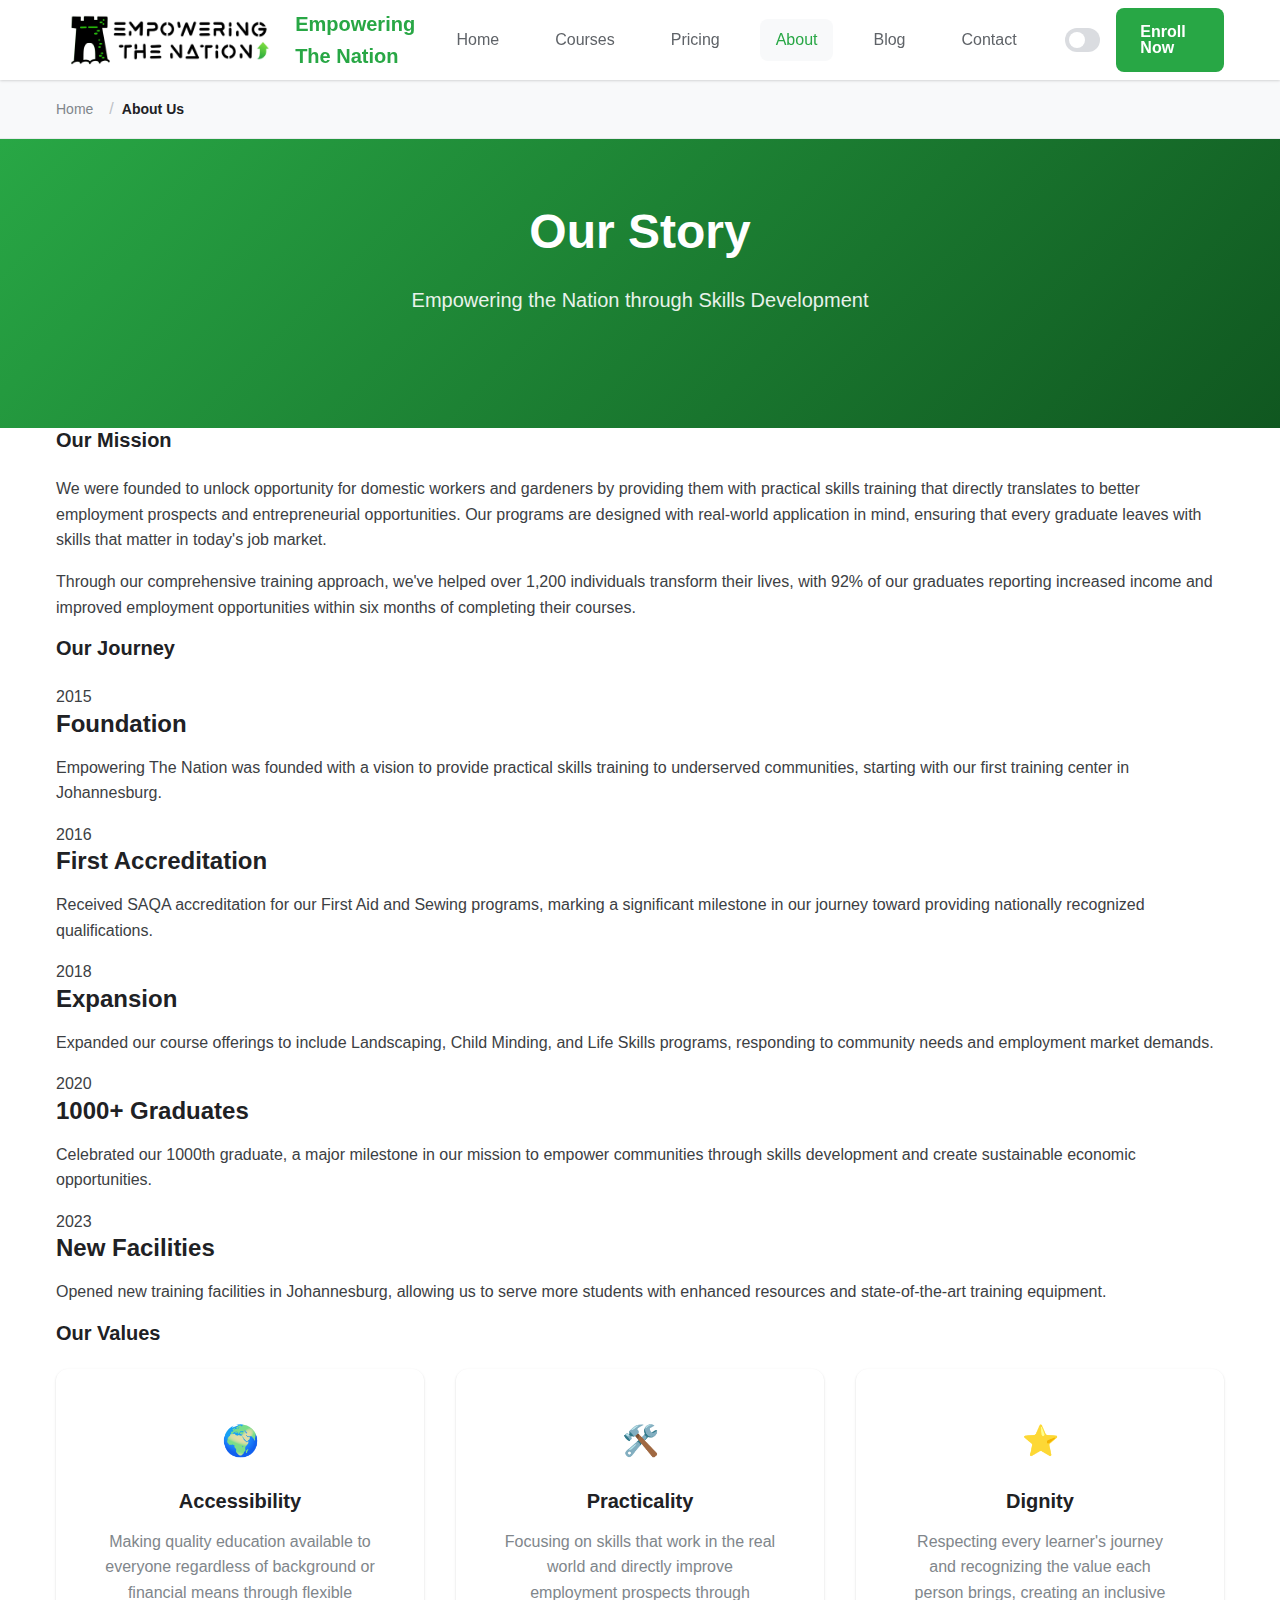
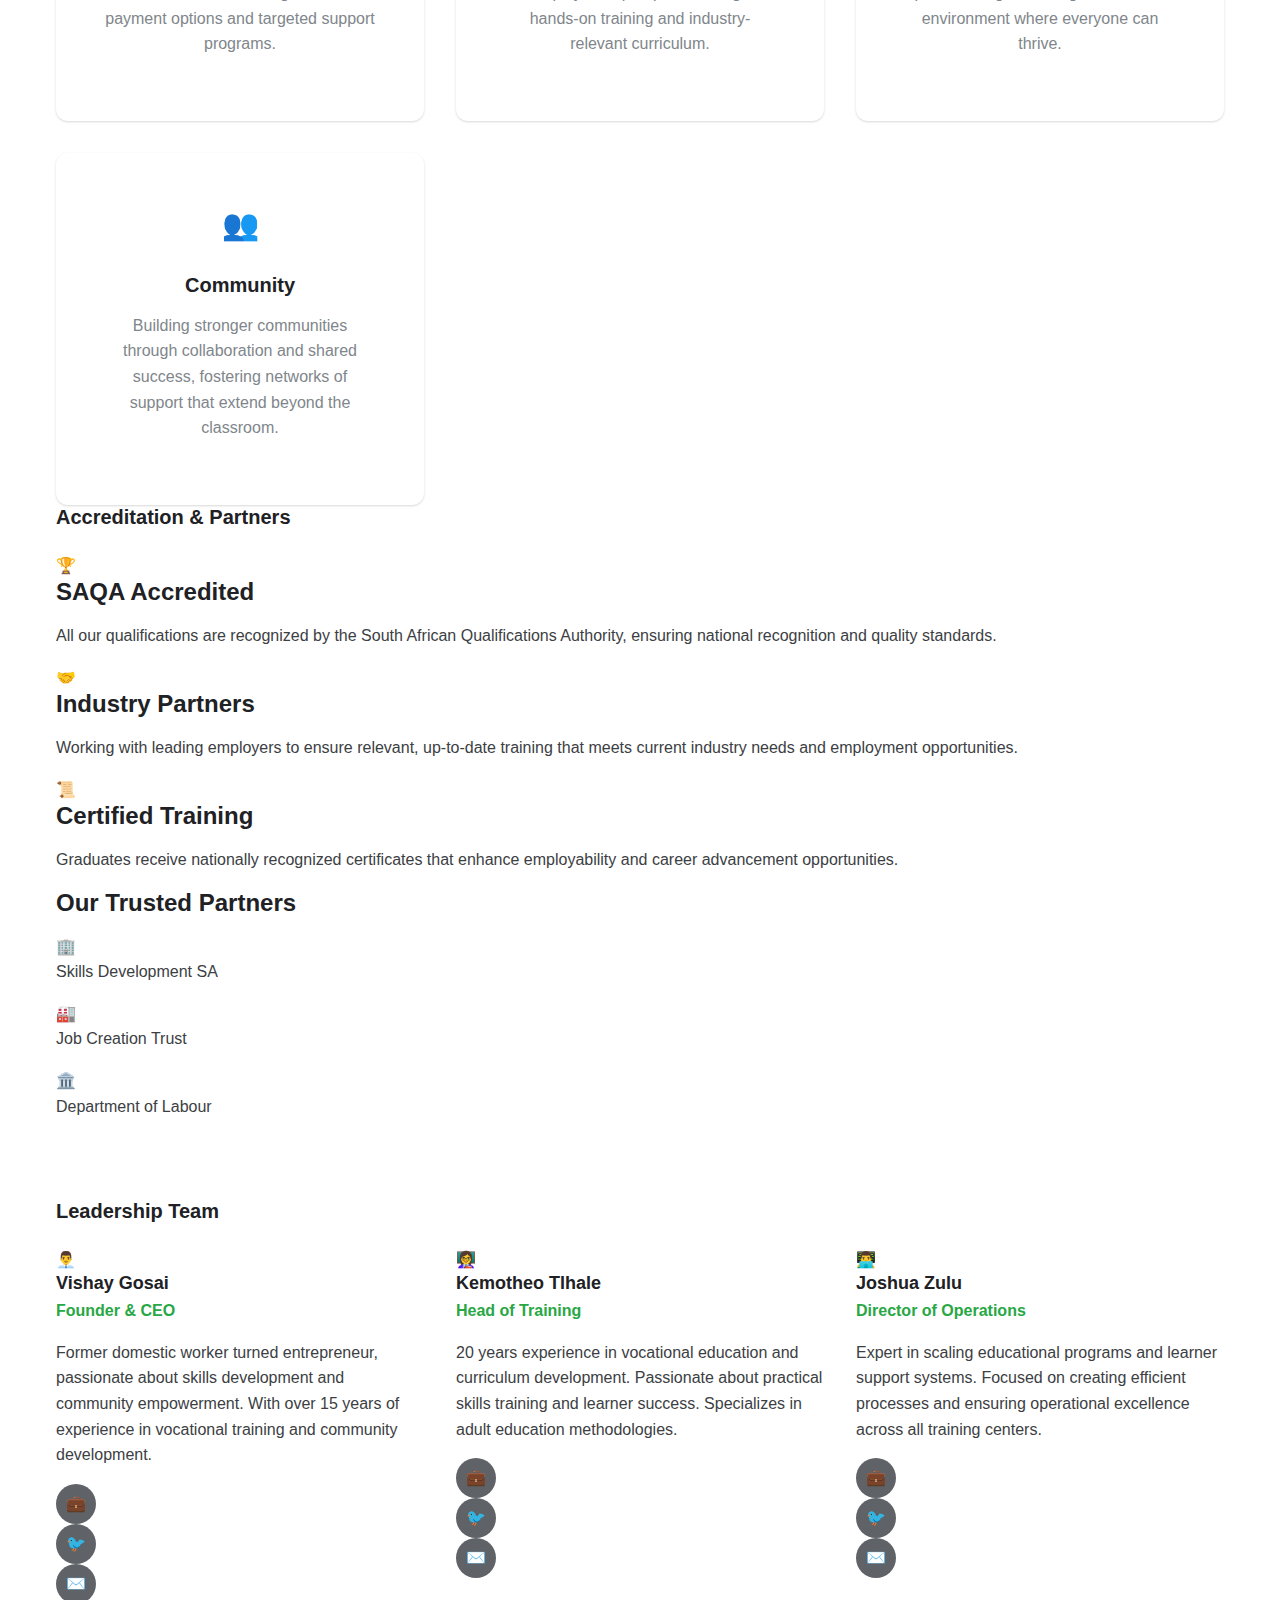
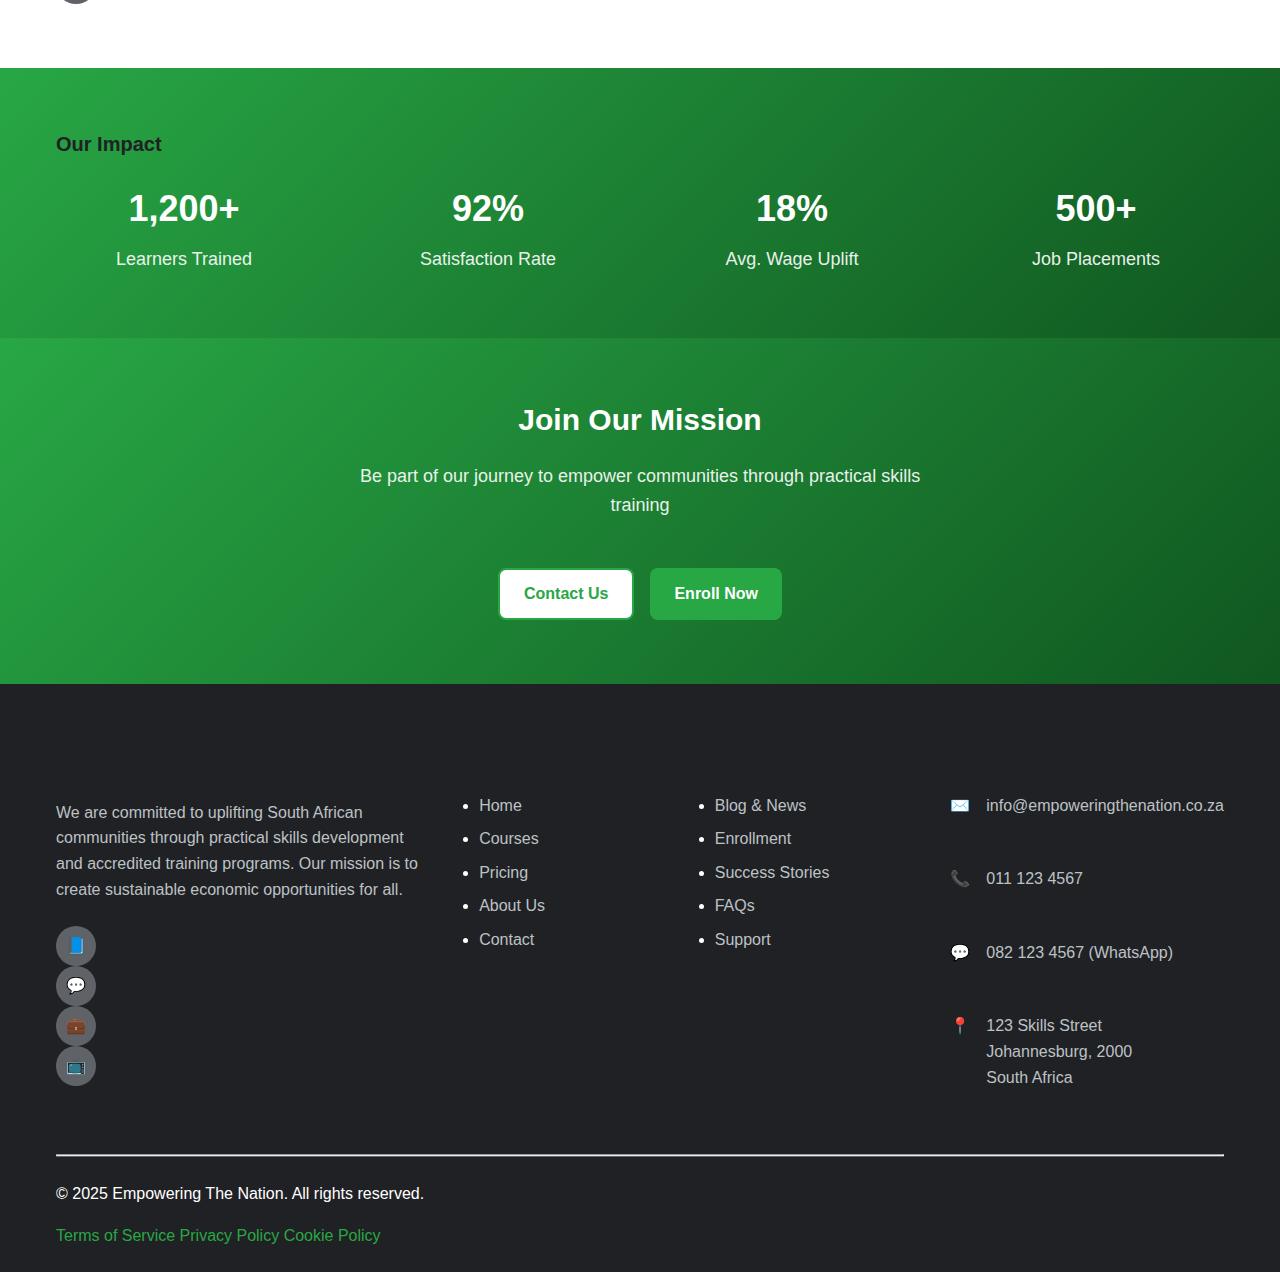
<file: about.html>
<!DOCTYPE html>
<html lang="en">

<head>
    <meta charset="UTF-8">
    <meta name="viewport" content="width=device-width, initial-scale=1.0">
    <meta name="description"
        content="Learn about Empowering The Nation - our mission, values, history, and dedicated team committed to skills development in South Africa.">
    <meta name="keywords" content="about us, mission, values, team, history, skills training, South Africa">
    <title>About Us - Empowering The Nation</title>
    <link rel="stylesheet" href="styles.css">
    <link rel="icon" type="image/x-icon"
        href="data:image/svg+xml,<svg xmlns='http://www.w3.org/2000/svg' viewBox='0 0 100 100'><text y='.9em' font-size='90'>🎓</text></svg>">
</head>

<body>
    <a href="#main-content" class="skip-link">Skip to main content</a>

    <!-- Header -->
    <header class="header">
        <div class="nav-container">
            <div class="nav-content">
                <div class="logo">
                    <img src="_images/logo/Logo.jpeg" alt="Empowering The Nation Logo" class="logo-img">
                    <span class="logo-text">Empowering The Nation</span>
                </div>

                <nav class="desktop-nav">
                    <div class="nav-links">
                        <a href="index.html" class="nav-link">Home</a>
                        <a href="courses.html" class="nav-link">Courses</a>
                        <a href="pricing.html" class="nav-link">Pricing</a>
                        <a href="about.html" class="nav-link active">About</a>
                        <a href="blog.html" class="nav-link">Blog</a>
                        <a href="contact.html" class="nav-link">Contact</a>
                    </div>

                    <div class="nav-cta">
                        <label class="theme-switch" for="theme-toggle">
                            <input type="checkbox" id="theme-toggle" title="Toggle dark/light theme">
                            <span class="theme-slider"></span>
                        </label>
                        <a href="enroll.html" class="btn btn-primary active">Enroll Now</a>
                    </div>
                </nav>

                <div class="mobile-menu-btn">
                    <button class="mobile-menu-button" aria-label="Open menu">
                        <span class="menu-icon"></span>
                        <span class="menu-icon"></span>
                        <span class="menu-icon"></span>
                    </button>
                </div>
            </div>
        </div>
    </header>

    <!-- Mobile Menu -->
    <div class="mobile-menu" id="mobile-menu">
        <div class="mobile-menu-header">
            <h2 class="mobile-menu-title">Menu</h2>
            <button class="close-mobile-menu" aria-label="Close menu">
                <span class="close-icon"></span>
            </button>
        </div>

        <nav class="mobile-nav">
            <a href="index.html" class="mobile-nav-link">Home</a>
            <a href="courses.html" class="mobile-nav-link">Courses</a>
            <a href="pricing.html" class="mobile-nav-link">Pricing</a>
            <a href="about.html" class="mobile-nav-link active">About</a>
            <a href="blog.html" class="mobile-nav-link">Blog</a>
            <a href="contact.html" class="mobile-nav-link">Contact</a>

            <div class="mobile-nav-cta">
                <a href="enroll.html" class="btn btn-primary">Enroll Now</a>
            </div>
        </nav>
    </div>

    <div class="mobile-overlay" id="mobile-overlay"></div>

    <!-- Main Content -->
    <main id="main-content">
        <!-- Breadcrumbs -->
        <section class="breadcrumbs">
            <div class="container">
                <nav aria-label="Breadcrumb">
                    <ol class="breadcrumb-list">
                        <li class="breadcrumb-item">
                            <a href="index.html" class="breadcrumb-link">Home</a>
                        </li>
                        <li class="breadcrumb-item">
                            <span class="breadcrumb-current">About Us</span>
                        </li>
                    </ol>
                </nav>
            </div>
        </section>

        <!-- Hero Section -->
        <section class="hero">
            <div class="hero-container">
                <div class="hero-content">
                    <h1 class="hero-title">Our Story</h1>
                    <p class="hero-description">Empowering the Nation through Skills Development</p>
                </div>
            </div>
        </section>

        <!-- Mission Section -->
        <section class="about">
            <div class="container">
                <div class="mission-section">
                    <h2 class="section-title">Our Mission</h2>
                    <p class="mission-text">
                        We were founded to unlock opportunity for domestic workers and gardeners by providing them with
                        practical skills training that directly translates to better employment prospects and
                        entrepreneurial opportunities. Our programs are designed with real-world application in mind,
                        ensuring that every graduate leaves with skills that matter in today's job market.
                    </p>
                    <p class="mission-text">
                        Through our comprehensive training approach, we've helped over 1,200 individuals transform their
                        lives, with 92% of our graduates reporting increased income and improved employment
                        opportunities
                        within six months of completing their courses.
                    </p>
                </div>
            </div>
        </section>

        <!-- History Timeline -->
        <section class="timeline-section">
            <div class="container">
                <h2 class="section-title">Our Journey</h2>

                <div class="timeline">
                    <!-- Timeline Item 1 -->
                    <div class="timeline-item">
                        <div class="timeline-content">
                            <span class="timeline-year">2015</span>
                            <h3 class="timeline-title">Foundation</h3>
                            <p class="timeline-description">Empowering The Nation was founded with a vision to provide
                                practical skills training to underserved communities, starting with our first training
                                center in Johannesburg.</p>
                        </div>
                    </div>

                    <!-- Timeline Item 2 -->
                    <div class="timeline-item">
                        <div class="timeline-content">
                            <span class="timeline-year">2016</span>
                            <h3 class="timeline-title">First Accreditation</h3>
                            <p class="timeline-description">Received SAQA accreditation for our First Aid and Sewing
                                programs, marking a significant milestone in our journey toward providing nationally
                                recognized qualifications.</p>
                        </div>
                    </div>

                    <!-- Timeline Item 3 -->
                    <div class="timeline-item">
                        <div class="timeline-content">
                            <span class="timeline-year">2018</span>
                            <h3 class="timeline-title">Expansion</h3>
                            <p class="timeline-description">Expanded our course offerings to include Landscaping, Child
                                Minding, and Life Skills programs, responding to community needs and employment market
                                demands.</p>
                        </div>
                    </div>

                    <!-- Timeline Item 4 -->
                    <div class="timeline-item">
                        <div class="timeline-content">
                            <span class="timeline-year">2020</span>
                            <h3 class="timeline-title">1000+ Graduates</h3>
                            <p class="timeline-description">Celebrated our 1000th graduate, a major milestone in our
                                mission to empower communities through skills development and create sustainable
                                economic opportunities.</p>
                        </div>
                    </div>

                    <!-- Timeline Item 5 -->
                    <div class="timeline-item">
                        <div class="timeline-content">
                            <span class="timeline-year">2023</span>
                            <h3 class="timeline-title">New Facilities</h3>
                            <p class="timeline-description">Opened new training facilities in Johannesburg, allowing us
                                to serve more students with enhanced resources and state-of-the-art training equipment.
                            </p>
                        </div>
                    </div>
                </div>
            </div>
        </section>

        <!-- Values Section -->
        <section class="values-section">
            <div class="container">
                <h2 class="section-title">Our Values</h2>

                <div class="values-grid">
                    <!-- Value 1 -->
                    <div class="value-card">
                        <div class="value-icon">🌍</div>
                        <h3 class="value-title">Accessibility</h3>
                        <p class="value-description">Making quality education available to everyone regardless of
                            background or financial means through flexible payment options and targeted support
                            programs.</p>
                    </div>

                    <!-- Value 2 -->
                    <div class="value-card">
                        <div class="value-icon">🛠️</div>
                        <h3 class="value-title">Practicality</h3>
                        <p class="value-description">Focusing on skills that work in the real world and directly improve
                            employment prospects through hands-on training and industry-relevant curriculum.</p>
                    </div>

                    <!-- Value 3 -->
                    <div class="value-card">
                        <div class="value-icon">⭐</div>
                        <h3 class="value-title">Dignity</h3>
                        <p class="value-description">Respecting every learner's journey and recognizing the value each
                            person brings, creating an inclusive environment where everyone can thrive.</p>
                    </div>

                    <!-- Value 4 -->
                    <div class="value-card">
                        <div class="value-icon">👥</div>
                        <h3 class="value-title">Community</h3>
                        <p class="value-description">Building stronger communities through collaboration and shared
                            success, fostering networks of support that extend beyond the classroom.</p>
                    </div>
                </div>
            </div>
        </section>

        <!-- Accreditation Section -->
        <section class="accreditation">
            <div class="container">
                <h2 class="section-title">Accreditation & Partners</h2>

                <div class="accreditation-content">
                    <div class="accreditation-grid">
                        <!-- Accreditation 1 -->
                        <div class="accreditation-item">
                            <div class="accreditation-icon">🏆</div>
                            <h3 class="accreditation-title">SAQA Accredited</h3>
                            <p class="accreditation-description">All our qualifications are recognized by the South
                                African Qualifications Authority, ensuring national recognition and quality standards.
                            </p>
                        </div>

                        <!-- Accreditation 2 -->
                        <div class="accreditation-item">
                            <div class="accreditation-icon">🤝</div>
                            <h3 class="accreditation-title">Industry Partners</h3>
                            <p class="accreditation-description">Working with leading employers to ensure relevant,
                                up-to-date training that meets current industry needs and employment opportunities.</p>
                        </div>

                        <!-- Accreditation 3 -->
                        <div class="accreditation-item">
                            <div class="accreditation-icon">📜</div>
                            <h3 class="accreditation-title">Certified Training</h3>
                            <p class="accreditation-description">Graduates receive nationally recognized certificates
                                that enhance employability and career advancement opportunities.</p>
                        </div>
                    </div>

                    <!-- Partner Logos -->
                    <div class="partners-section">
                        <h3 class="partners-title">Our Trusted Partners</h3>
                        <div class="partners-grid">
                            <div class="partner-logo">
                                <div class="logo-placeholder">🏢</div>
                                <p class="partner-name">Skills Development SA</p>
                            </div>
                            <div class="partner-logo">
                                <div class="logo-placeholder">🏭</div>
                                <p class="partner-name">Job Creation Trust</p>
                            </div>
                            <div class="partner-logo">
                                <div class="logo-placeholder">🏛️</div>
                                <p class="partner-name">Department of Labour</p>
                            </div>
                        </div>
                    </div>
                </div>
            </div>
        </section>

        <!-- Team Section -->
        <section class="team">
            <div class="container">
                <h2 class="section-title">Leadership Team</h2>

                <div class="team-grid">
                    <!-- Team Member 1 -->
                    <div class="team-card">
                        <div class="team-image">
                            <div class="avatar-placeholder">👨‍💼</div>
                        </div>
                        <div class="team-content">
                            <h3 class="team-name">Vishay Gosai</h3>
                            <p class="team-role">Founder & CEO</p>
                            <p class="team-description">Former domestic worker turned entrepreneur, passionate about
                                skills development and community empowerment. With over 15 years of experience in
                                vocational training and community development.</p>
                            <div class="team-social">
                                <a href="#" class="social-link" aria-label="LinkedIn">💼</a>
                                <a href="#" class="social-link" aria-label="Twitter">🐦</a>
                                <a href="#" class="social-link" aria-label="Email">✉️</a>
                            </div>
                        </div>
                    </div>

                    <!-- Team Member 2 -->
                    <div class="team-card">
                        <div class="team-image">
                            <div class="avatar-placeholder">👩‍🏫</div>
                        </div>
                        <div class="team-content">
                            <h3 class="team-name">Kemotheo Tlhale</h3>
                            <p class="team-role">Head of Training</p>
                            <p class="team-description">20 years experience in vocational education and curriculum
                                development. Passionate about practical skills training and learner success. Specializes
                                in adult education methodologies.</p>
                            <div class="team-social">
                                <a href="#" class="social-link" aria-label="LinkedIn">💼</a>
                                <a href="#" class="social-link" aria-label="Twitter">🐦</a>
                                <a href="#" class="social-link" aria-label="Email">✉️</a>
                            </div>
                        </div>
                    </div>

                    <!-- Team Member 3 -->
                    <div class="team-card">
                        <div class="team-image">
                            <div class="avatar-placeholder">👨‍💻</div>
                        </div>
                        <div class="team-content">
                            <h3 class="team-name">Joshua Zulu</h3>
                            <p class="team-role">Director of Operations</p>
                            <p class="team-description">Expert in scaling educational programs and learner support
                                systems. Focused on creating efficient processes and ensuring operational excellence
                                across all training centers.</p>
                            <div class="team-social">
                                <a href="#" class="social-link" aria-label="LinkedIn">💼</a>
                                <a href="#" class="social-link" aria-label="Twitter">🐦</a>
                                <a href="#" class="social-link" aria-label="Email">✉️</a>
                            </div>
                        </div>
                    </div>
                </div>
            </div>
        </section>

        <!-- Impact Stats -->
        <section class="impact">
            <div class="container">
                <h2 class="section-title">Our Impact</h2>

                <div class="metrics-grid">
                    <div class="metric">
                        <div class="metric-value">1,200+</div>
                        <div class="metric-label">Learners Trained</div>
                    </div>
                    <div class="metric">
                        <div class="metric-value">92%</div>
                        <div class="metric-label">Satisfaction Rate</div>
                    </div>
                    <div class="metric">
                        <div class="metric-value">18%</div>
                        <div class="metric-label">Avg. Wage Uplift</div>
                    </div>
                    <div class="metric">
                        <div class="metric-value">500+</div>
                        <div class="metric-label">Job Placements</div>
                    </div>
                </div>
            </div>
        </section>

        <!-- Call to Action -->
        <section class="cta-section">
            <div class="container">
                <h2 class="cta-title">Join Our Mission</h2>
                <p class="cta-description">Be part of our journey to empower communities through practical skills
                    training</p>
                <div class="cta-buttons">
                    <a href="contact.html" class="btn btn-light">Contact Us</a>
                    <a href="enroll.html" class="btn btn-primary">Enroll Now</a>
                </div>
            </div>
        </section>
    </main>

    <!-- Footer -->
    <footer class="footer">
        <div class="footer-container">
            <div class="footer-grid">
                <div class="footer-about">
                    <h2 class="footer-title">Empowering The Nation</h2>
                    <p class="footer-description">We are committed to uplifting South African communities through
                        practical skills development and accredited training programs. Our mission is to create
                        sustainable economic opportunities for all.</p>
                    <div class="social-links">
                        <a href="#" class="social-link" aria-label="Facebook">📘</a>
                        <a href="#" class="social-link" aria-label="WhatsApp">💬</a>
                        <a href="#" class="social-link" aria-label="LinkedIn">💼</a>
                        <a href="#" class="social-link" aria-label="YouTube">📺</a>
                    </div>
                </div>

                <div class="footer-links">
                    <h3 class="footer-subtitle">Quick Links</h3>
                    <ul class="footer-nav">
                        <li><a href="index.html" class="footer-link">Home</a></li>
                        <li><a href="courses.html" class="footer-link">Courses</a></li>
                        <li><a href="pricing.html" class="footer-link">Pricing</a></li>
                        <li><a href="about.html" class="footer-link">About Us</a></li>
                        <li><a href="contact.html" class="footer-link">Contact</a></li>
                    </ul>
                </div>

                <div class="footer-links">
                    <h3 class="footer-subtitle">Resources</h3>
                    <ul class="footer-nav">
                        <li><a href="blog.html" class="footer-link">Blog & News</a></li>
                        <li><a href="enroll.html" class="footer-link">Enrollment</a></li>
                        <li><a href="#" class="footer-link">Success Stories</a></li>
                        <li><a href="#" class="footer-link">FAQs</a></li>
                        <li><a href="#" class="footer-link">Support</a></li>
                    </ul>
                </div>

                <div class="footer-contact">
                    <h3 class="footer-subtitle">Contact Information</h3>
                    <ul class="contact-info">
                        <li>
                            <span>✉️</span>
                            <span>info@empoweringthenation.co.za</span>
                        </li>
                        <li>
                            <span>📞</span>
                            <span>011 123 4567</span>
                        </li>
                        <li>
                            <span>💬</span>
                            <span>082 123 4567 (WhatsApp)</span>
                        </li>
                        <li>
                            <span>📍</span>
                            <span>123 Skills Street<br>Johannesburg, 2000<br>South Africa</span>
                        </li>
                    </ul>
                </div>
            </div>

            <hr class="footer-divider">

            <div class="footer-bottom">
                <p class="copyright">© 2025 Empowering The Nation. All rights reserved.</p>
                <div class="legal-links">
                    <a href="#" class="legal-link">Terms of Service</a>
                    <a href="#" class="legal-link">Privacy Policy</a>
                    <a href="#" class="legal-link">Cookie Policy</a>
                </div>
            </div>
        </div>
    </footer>

    <!-- Success/Error Notifications -->
    <div id="notification" class="notification hidden">
        <div class="notification-content">
            <div class="notification-body">
                <div id="notification-icon" class="notification-icon"></div>
                <div>
                    <div id="notification-title" class="notification-title"></div>
                    <div id="notification-message" class="notification-message"></div>
                </div>
                <button onclick="hideNotification()" class="notification-close" aria-label="Close notification">
                    ✕
                </button>
            </div>
        </div>
    </div>

    <script src="script.js"></script>
</body>

</html>
</file>
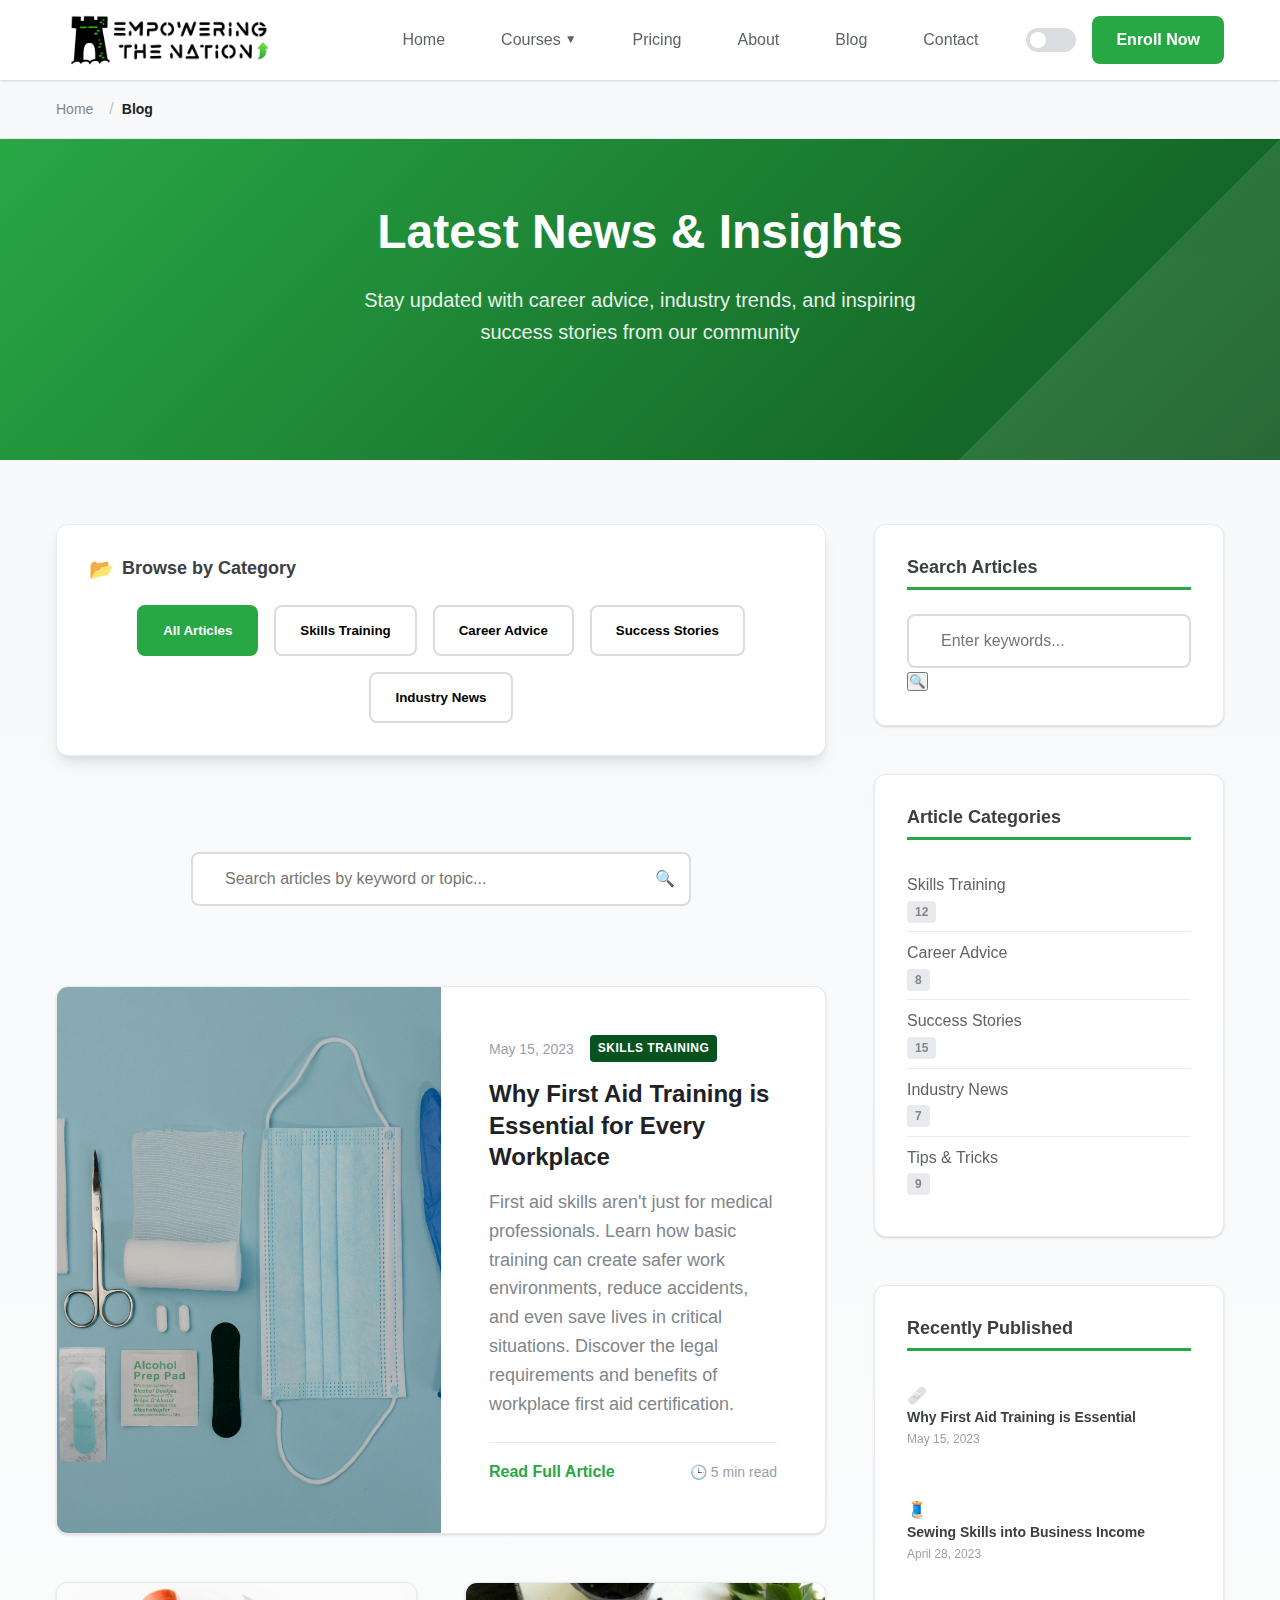
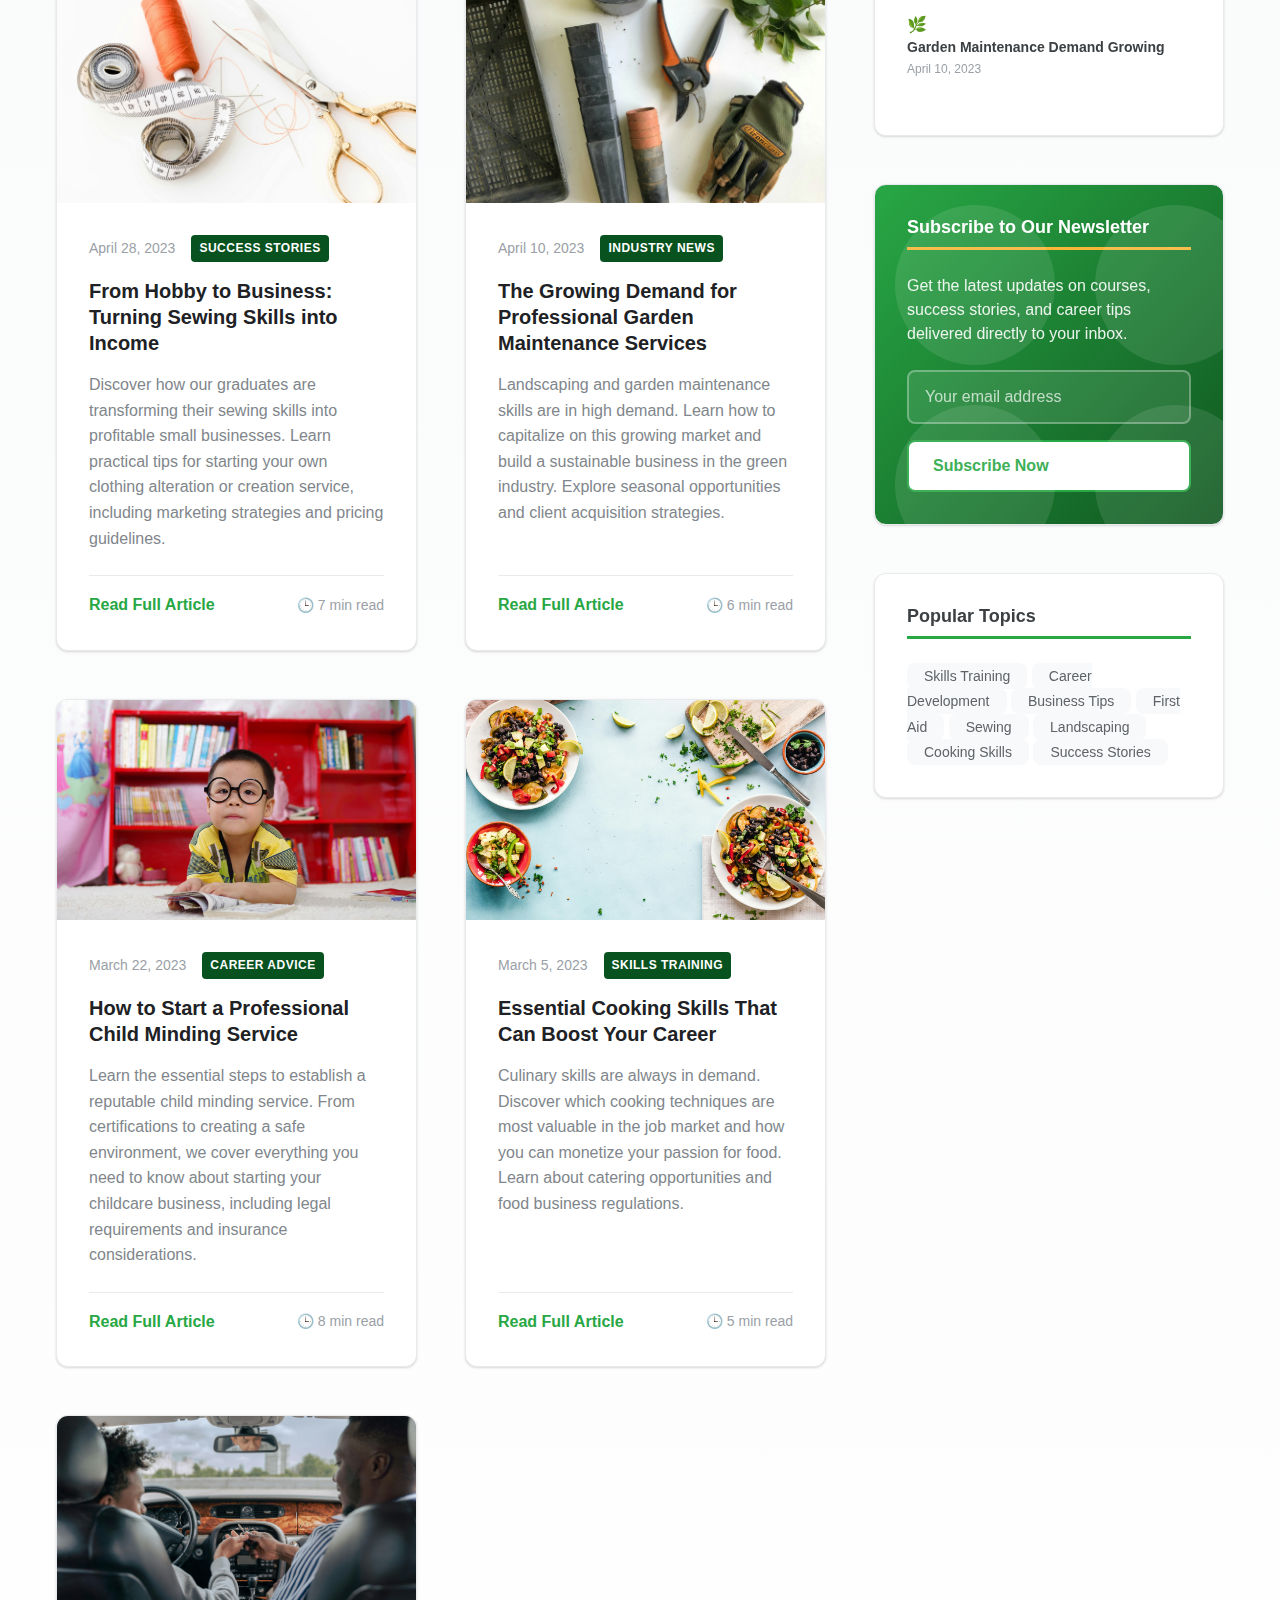
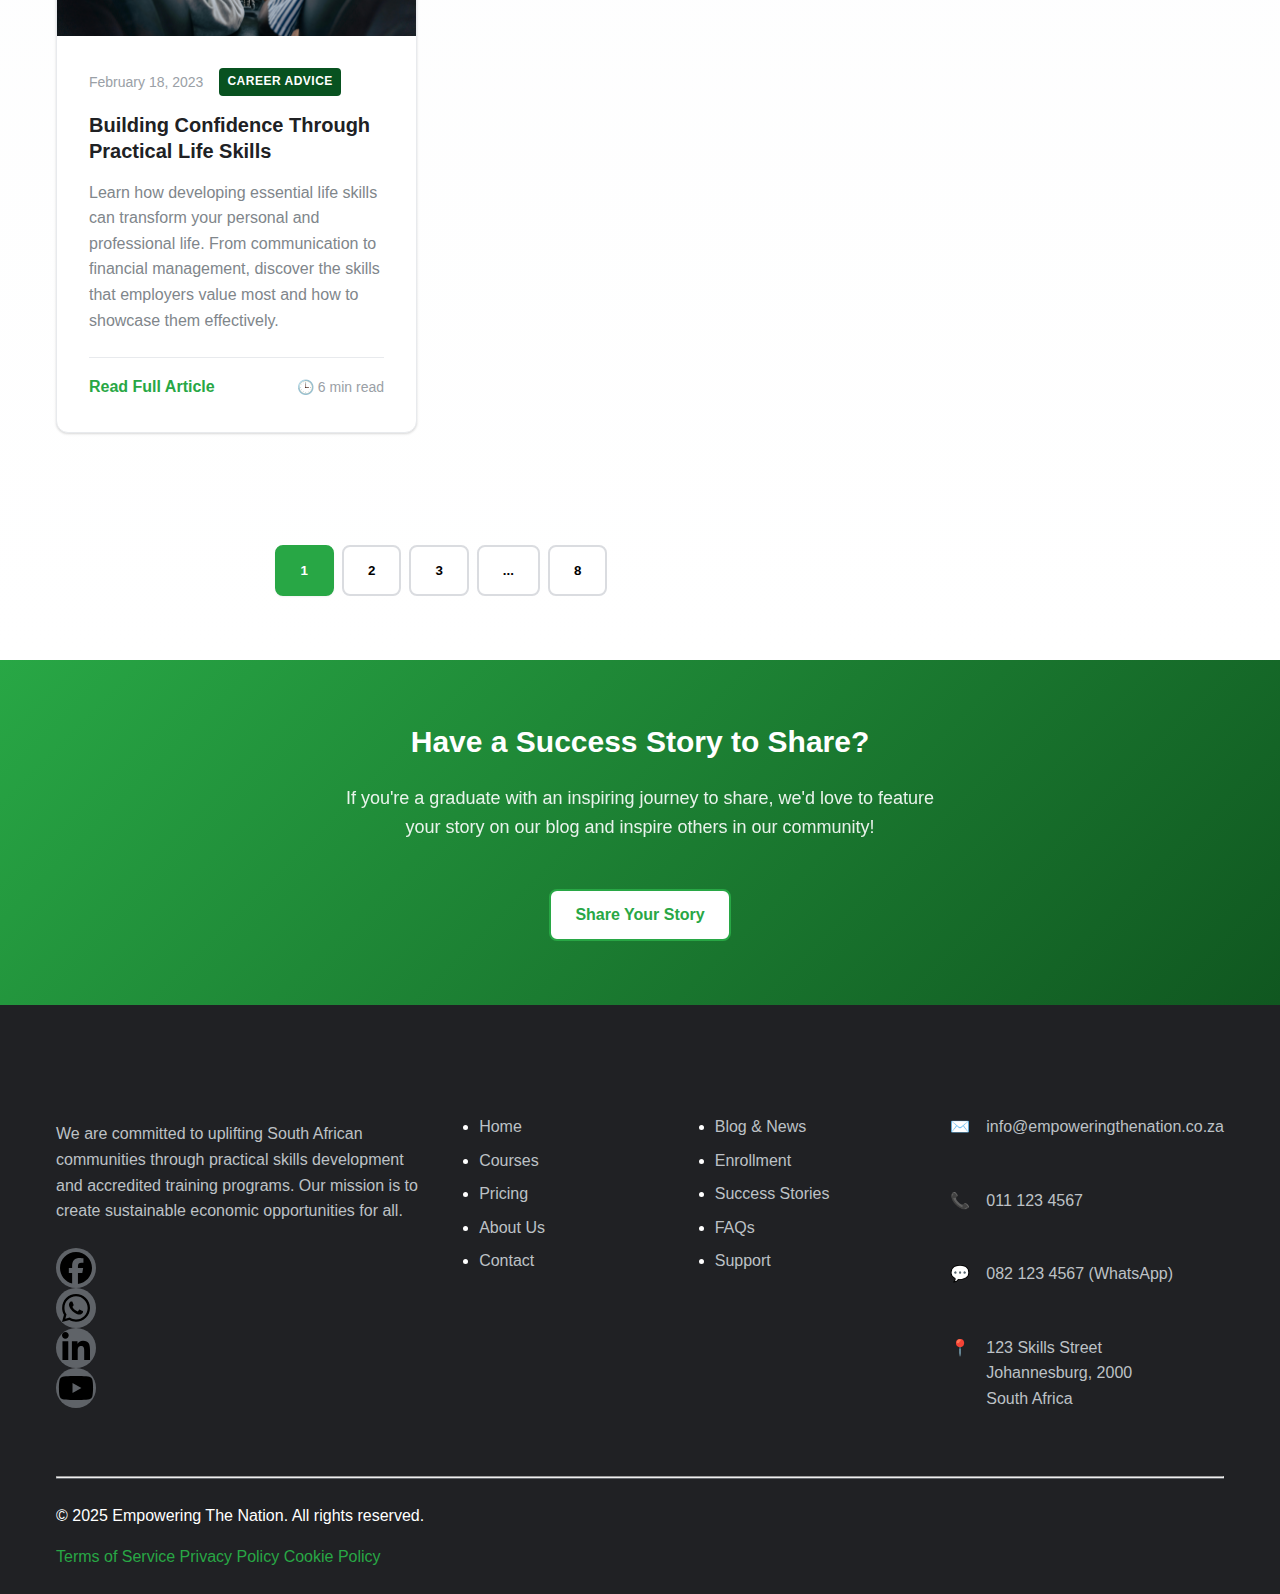
<file: blog.html>
<!DOCTYPE html>
<html lang="en">

<head>
    <meta charset="UTF-8">
    <meta name="viewport" content="width=device-width, initial-scale=1.0">
    <!-- Meta description for search engine optimization -->
    <meta name="description"
        content="Read our blog for career advice, industry insights, and success stories from Empowering The Nation.">
    <!-- Keywords to improve search visibility -->
    <meta name="keywords" content="blog, career advice, industry insights, success stories, skills development">
    <title>Blog - Empowering The Nation</title>
    <!-- Link to main stylesheet for consistent styling -->
    <link rel="stylesheet" href="styles.css">
    <!-- Favicon using graduation cap emoji -->
    <link rel="icon" type="image/x-icon"
        href="data:image/svg+xml,<svg xmlns='http://www.w3.org/2000/svg' viewBox='0 0 100 100'><text y='.9em' font-size='90'>🎓</text></svg>">
</head>

<body>
    <!-- Skip link for accessibility to bypass navigation -->
    <a href="#main-content" class="skip-link">Skip to main content</a>

    <!-- Main header with logo and navigation -->
    <header class="header">
        <div class="nav-container">
            <div class="nav-content">
                <!-- Organization logo -->
                <div class="logo">
                    <img src="_images/logo/Logo.jpeg" alt="Empowering The Nation Logo" class="logo-img">
                </div>

                <!-- Desktop navigation menu -->
                <nav class="desktop-nav">
                    <div class="nav-links">
                        <!-- Home page link -->
                        <a href="index.html" class="nav-link">Home</a>

                        <!-- Courses dropdown menu -->
                        <div class="dropdown">
                            <div class="dropdown-toggle nav-link">
                                Courses
                                <!-- Error indicator for form validation -->
                                <span class="dropdown-error"
                                    style="display: none; color: var(--error-color); font-size: 0.8em; margin-left: 5px;">*</span>
                            </div>
                            <!-- Dropdown content with course links -->
                            <div class="dropdown-content">
                                <a href="courses.html">Courses</a>
                                <a href="courses.html#first-aid">First Aid Level 1</a>
                                <a href="courses.html#sewing">Sewing Essentials</a>
                                <a href="courses.html#landscaping">Landscaping</a>
                                <a href="courses.html#life-skills">Life Skills</a>
                                <a href="courses.html#child-minding">Child Minding</a>
                                <a href="courses.html#cooking">Cooking</a>
                                <a href="courses.html#garden-maintenance">Garden Maintenance</a>
                            </div>
                        </div>

                        <!-- Other navigation links -->
                        <a href="pricing.html" class="nav-link">Pricing</a>
                        <a href="about.html" class="nav-link">About</a>
                        <a href="blog.html" class="nav-link">Blog</a>
                        <a href="contact.html" class="nav-link">Contact</a>
                    </div>

                    <!-- Navigation call to action section -->
                    <div class="nav-cta">
                        <!-- Theme toggle for dark/light mode -->
                        <label class="theme-switch" for="theme-toggle">
                            <input type="checkbox" id="theme-toggle" title="Toggle dark/light theme">
                            <span class="theme-slider"></span>
                        </label>
                        <!-- Primary enrollment button -->
                        <a href="enroll.html" class="btn btn-primary">Enroll Now</a>
                    </div>
                </nav>

                <!-- Mobile menu button for smaller screens -->
                <div class="mobile-menu-btn">
                    <button class="mobile-menu-button" aria-label="Open menu">
                        <span class="menu-icon"></span>
                        <span class="menu-icon"></span>
                        <span class="menu-icon"></span>
                    </button>
                </div>
            </div>
        </div>
    </header>

    <!-- Mobile menu overlay -->
    <div class="mobile-menu" id="mobile-menu">
        <div class="mobile-menu-header">
            <h2 class="mobile-menu-title">Menu</h2>
            <!-- Close button for mobile menu -->
            <button class="close-mobile-menu" aria-label="Close menu">
                <span class="close-icon"></span>
            </button>
        </div>

        <!-- Mobile navigation links -->
        <nav class="mobile-nav">
            <a href="index.html" class="mobile-nav-link">Home</a>
            <a href="courses.html" class="mobile-nav-link">Courses</a>
            <a href="pricing.html" class="mobile-nav-link">Pricing</a>
            <a href="about.html" class="mobile-nav-link">About</a>
            <a href="blog.html" class="mobile-nav-link active">Blog</a>
            <a href="contact.html" class="mobile-nav-link">Contact</a>

            <!-- Mobile call to action -->
            <div class="mobile-nav-cta">
                <a href="enroll.html" class="btn btn-primary">Enroll Now</a>
            </div>
        </nav>
    </div>

    <!-- Mobile overlay for closing menu when clicking outside -->
    <div class="mobile-overlay" id="mobile-overlay"></div>

    <!-- Main content area -->
    <main id="main-content">
        <!-- Breadcrumb navigation -->
        <section class="breadcrumbs">
            <div class="container">
                <nav aria-label="Breadcrumb">
                    <ol class="breadcrumb-list">
                        <li class="breadcrumb-item">
                            <a href="index.html" class="breadcrumb-link">Home</a>
                        </li>
                        <li class="breadcrumb-item">
                            <span class="breadcrumb-current">Blog</span>
                        </li>
                    </ol>
                </nav>
            </div>
        </section>

        <!-- Hero section with main title -->
        <section class="hero blog-hero">
            <div class="hero-container">
                <div class="hero-content">
                    <h1 class="hero-title">Latest News & Insights</h1>
                    <p class="hero-description">Stay updated with career advice, industry trends, and inspiring success stories from our community</p>
                </div>
            </div>
        </section>

        <!-- Blog content section with main articles and sidebar -->
        <section class="blog-main">
            <div class="container">
                <div class="blog-layout">
                    <!-- Main content column with blog posts -->
                    <div class="blog-content">
                        <!-- Category filters for organizing content -->
                        <div class="category-filters">
                            <h2 class="filters-title">Browse by Category</h2>
                            <div class="filter-buttons">
                                <button class="filter-btn active" data-category="all">All Articles</button>
                                <button class="filter-btn" data-category="skills-training">Skills Training</button>
                                <button class="filter-btn" data-category="career-advice">Career Advice</button>
                                <button class="filter-btn" data-category="success-stories">Success Stories</button>
                                <button class="filter-btn" data-category="industry-news">Industry News</button>
                            </div>
                        </div>

                        <!-- Search functionality for finding specific articles -->
                        <div class="search-container">
                            <div class="search-bar">
                                <input type="text" id="blog-search" placeholder="Search articles by keyword or topic..."
                                    class="search-input">
                                <div class="search-icon">
                                    <span>🔍</span>
                                </div>
                            </div>
                        </div>

                        <!-- Blog posts grid -->
                        <div class="blog-posts">
                            <!-- Featured post with prominent display -->
                            <article class="blog-card featured" data-category="skills-training">
                                <div class="blog-image-small">
                                    <img src="_images/screens/First aid.jpg" alt="First Aid Training in Progress" class="blog-img-small">
                                </div>
                                <div class="blog-card-content">
                                    <div class="blog-meta">
                                        <span class="blog-date">May 15, 2023</span>
                                        <span class="blog-category">Skills Training</span>
                                    </div>
                                    <h2 class="blog-title">Why First Aid Training is Essential for Every Workplace</h2>
                                    <p class="blog-excerpt">First aid skills aren't just for medical professionals.
                                        Learn how basic training can create safer work environments, reduce accidents,
                                        and even save lives in critical situations. Discover the legal requirements and
                                        benefits of workplace first aid certification.</p>
                                    <div class="blog-footer">
                                        <a href="#" class="blog-link">Read Full Article</a>
                                        <div class="read-time">
                                            <span>🕒</span>
                                            <span>5 min read</span>
                                        </div>
                                    </div>
                                </div>
                            </article>

                            <!-- Standard blog post -->
                            <article class="blog-card" data-category="success-stories">
                                <div class="blog-image-small">
                                    <img src="_images/screens/Sewing.jpg" alt="Sewing Workshop Participant" class="blog-img-small">
                                </div>
                                <div class="blog-card-content">
                                    <div class="blog-meta">
                                        <span class="blog-date">April 28, 2023</span>
                                        <span class="blog-category">Success Stories</span>
                                    </div>
                                    <h2 class="blog-title">From Hobby to Business: Turning Sewing Skills into Income</h2>
                                    <p class="blog-excerpt">Discover how our graduates are transforming their sewing
                                        skills into profitable small businesses. Learn practical tips for starting your
                                        own clothing alteration or creation service, including marketing strategies and
                                        pricing guidelines.</p>
                                    <div class="blog-footer">
                                        <a href="#" class="blog-link">Read Full Article</a>
                                        <div class="read-time">
                                            <span>🕒</span>
                                            <span>7 min read</span>
                                        </div>
                                    </div>
                                </div>
                            </article>

                            <!-- Additional blog post -->
                            <article class="blog-card" data-category="industry-news">
                                <div class="blog-image-small">
                                    <img src="_images/screens/Garden maintenance.jpg" alt="Professional Garden Maintenance" class="blog-img-small">
                                </div>
                                <div class="blog-card-content">
                                    <div class="blog-meta">
                                        <span class="blog-date">April 10, 2023</span>
                                        <span class="blog-category">Industry News</span>
                                    </div>
                                    <h2 class="blog-title">The Growing Demand for Professional Garden Maintenance Services</h2>
                                    <p class="blog-excerpt">Landscaping and garden maintenance skills are in high
                                        demand. Learn how to capitalize on this growing market and build a sustainable
                                        business in the green industry. Explore seasonal opportunities and client
                                        acquisition strategies.</p>
                                    <div class="blog-footer">
                                        <a href="#" class="blog-link">Read Full Article</a>
                                        <div class="read-time">
                                            <span>🕒</span>
                                            <span>6 min read</span>
                                        </div>
                                    </div>
                                </div>
                            </article>

                            <!-- Additional blog post -->
                            <article class="blog-card" data-category="career-advice">
                                <div class="blog-image-small">
                                    <img src="_images/screens/Child minding.jpg" alt="Child Care Professional" class="blog-img-small">
                                </div>
                                <div class="blog-card-content">
                                    <div class="blog-meta">
                                        <span class="blog-date">March 22, 2023</span>
                                        <span class="blog-category">Career Advice</span>
                                    </div>
                                    <h2 class="blog-title">How to Start a Professional Child Minding Service</h2>
                                    <p class="blog-excerpt">Learn the essential steps to establish a reputable child
                                        minding service. From certifications to creating a safe environment, we cover
                                        everything you need to know about starting your childcare business, including
                                        legal requirements and insurance considerations.</p>
                                    <div class="blog-footer">
                                        <a href="#" class="blog-link">Read Full Article</a>
                                        <div class="read-time">
                                            <span>🕒</span>
                                            <span>8 min read</span>
                                        </div>
                                    </div>
                                </div>
                            </article>

                            <!-- Additional blog post -->
                            <article class="blog-card" data-category="skills-training">
                                <div class="blog-image-small">
                                    <img src="_images/screens/Cooking.jpg" alt="Cooking Class Demonstration" class="blog-img-small">
                                </div>
                                <div class="blog-card-content">
                                    <div class="blog-meta">
                                        <span class="blog-date">March 5, 2023</span>
                                        <span class="blog-category">Skills Training</span>
                                    </div>
                                    <h2 class="blog-title">Essential Cooking Skills That Can Boost Your Career</h2>
                                    <p class="blog-excerpt">Culinary skills are always in demand. Discover which cooking
                                        techniques are most valuable in the job market and how you can monetize your
                                        passion for food. Learn about catering opportunities and food business
                                        regulations.</p>
                                    <div class="blog-footer">
                                        <a href="#" class="blog-link">Read Full Article</a>
                                        <div class="read-time">
                                            <span>🕒</span>
                                            <span>5 min read</span>
                                        </div>
                                    </div>
                                </div>
                            </article>

                            <!-- Additional blog post -->
                            <article class="blog-card" data-category="career-advice">
                                <div class="blog-image-small">
                                    <img src="_images/screens/Life skill.jpg" alt="Life Skills Workshop" class="blog-img-small">
                                </div>
                                <div class="blog-card-content">
                                    <div class="blog-meta">
                                        <span class="blog-date">February 18, 2023</span>
                                        <span class="blog-category">Career Advice</span>
                                    </div>
                                    <h2 class="blog-title">Building Confidence Through Practical Life Skills</h2>
                                    <p class="blog-excerpt">Learn how developing essential life skills can transform
                                        your personal and professional life. From communication to financial management,
                                        discover the skills that employers value most and how to showcase them
                                        effectively.</p>
                                    <div class="blog-footer">
                                        <a href="#" class="blog-link">Read Full Article</a>
                                        <div class="read-time">
                                            <span>🕒</span>
                                            <span>6 min read</span>
                                        </div>
                                    </div>
                                </div>
                            </article>
                        </div>

                        <!-- Message shown when no search results are found -->
                        <div id="no-blog-results" class="no-results hidden">
                            <div class="no-results-icon">🔍</div>
                            <h3 class="no-results-title">No articles found matching your criteria</h3>
                            <p class="no-results-description">Try adjusting your search terms or filter categories to find relevant content</p>
                        </div>

                        <!-- Pagination controls for navigating through multiple pages -->
                        <div class="pagination">
                            <button class="pagination-btn active">1</button>
                            <button class="pagination-btn">2</button>
                            <button class="pagination-btn">3</button>
                            <button class="pagination-btn">...</button>
                            <button class="pagination-btn">8</button>
                        </div>
                    </div>

                    <!-- Sidebar with additional content and features -->
                    <aside class="blog-sidebar">
                        <!-- Search widget for quick article finding -->
                        <div class="sidebar-widget">
                            <h3 class="widget-title">Search Articles</h3>
                            <div class="search-box">
                                <input type="text" placeholder="Enter keywords..." class="search-input" id="sidebar-search">
                                <button class="search-btn" aria-label="Search articles">🔍</button>
                            </div>
                        </div>

                        <!-- Categories widget for browsing by topic -->
                        <div class="sidebar-widget">
                            <h3 class="widget-title">Article Categories</h3>
                            <ul class="categories-list">
                                <li class="category-item">
                                    <a href="#" class="category-link">Skills Training</a>
                                    <span class="category-count">12</span>
                                </li>
                                <li class="category-item">
                                    <a href="#" class="category-link">Career Advice</a>
                                    <span class="category-count">8</span>
                                </li>
                                <li class="category-item">
                                    <a href="#" class="category-link">Success Stories</a>
                                    <span class="category-count">15</span>
                                </li>
                                <li class="category-item">
                                    <a href="#" class="category-link">Industry News</a>
                                    <span class="category-count">7</span>
                                </li>
                                <li class="category-item">
                                    <a href="#" class="category-link">Tips & Tricks</a>
                                    <span class="category-count">9</span>
                                </li>
                            </ul>
                        </div>

                        <!-- Recent posts widget showing latest articles -->
                        <div class="sidebar-widget">
                            <h3 class="widget-title">Recently Published</h3>
                            <ul class="recent-posts">
                                <li class="recent-post">
                                    <a href="#" class="recent-post-link">
                                        <div class="recent-post-image-small">
                                            <div class="image-placeholder-small">🩹</div>
                                        </div>
                                        <div class="recent-post-content">
                                            <h4 class="recent-post-title">Why First Aid Training is Essential</h4>
                                            <p class="recent-post-date">May 15, 2023</p>
                                        </div>
                                    </a>
                                </li>
                                <li class="recent-post">
                                    <a href="#" class="recent-post-link">
                                        <div class="recent-post-image-small">
                                            <div class="image-placeholder-small">🧵</div>
                                        </div>
                                        <div class="recent-post-content">
                                            <h4 class="recent-post-title">Sewing Skills into Business Income</h4>
                                            <p class="recent-post-date">April 28, 2023</p>
                                        </div>
                                    </a>
                                </li>
                                <li class="recent-post">
                                    <a href="#" class="recent-post-link">
                                        <div class="recent-post-image-small">
                                            <div class="image-placeholder-small">🌿</div>
                                        </div>
                                        <div class="recent-post-content">
                                            <h4 class="recent-post-title">Garden Maintenance Demand Growing</h4>
                                            <p class="recent-post-date">April 10, 2023</p>
                                        </div>
                                    </a>
                                </li>
                            </ul>
                        </div>

                        <!-- Newsletter subscription widget -->
                        <div class="sidebar-widget newsletter-widget">
                            <h3 class="widget-title">Subscribe to Our Newsletter</h3>
                            <p class="newsletter-description">Get the latest updates on courses, success stories, and career tips delivered directly to your inbox.</p>
                            <form class="newsletter-form" id="newsletter-form">
                                <input type="email" placeholder="Your email address" class="newsletter-input" required>
                                <button type="submit" class="btn btn-light">Subscribe Now</button>
                            </form>
                        </div>

                        <!-- Popular tags widget for content discovery -->
                        <div class="sidebar-widget">
                            <h3 class="widget-title">Popular Topics</h3>
                            <div class="tags-container">
                                <a href="#" class="tag">Skills Training</a>
                                <a href="#" class="tag">Career Development</a>
                                <a href="#" class="tag">Business Tips</a>
                                <a href="#" class="tag">First Aid</a>
                                <a href="#" class="tag">Sewing</a>
                                <a href="#" class="tag">Landscaping</a>
                                <a href="#" class="tag">Cooking Skills</a>
                                <a href="#" class="tag">Success Stories</a>
                            </div>
                        </div>
                    </aside>
                </div>
            </div>
        </section>

        <!-- Call to action section for user engagement -->
        <section class="cta-section">
            <div class="container">
                <div class="cta-content">
                    <h2 class="cta-title">Have a Success Story to Share?</h2>
                    <p class="cta-description">If you're a graduate with an inspiring journey to share, we'd love to feature your story on our blog and inspire others in our community!</p>
                    <a href="contact.html" class="btn btn-light">Share Your Story</a>
                </div>
            </div>
        </section>
    </main>

    <!-- Footer section with site information and links -->
    <footer class="footer">
        <div class="footer-container">
            <div class="footer-grid">
                <div class="footer-about">
                    <h2 class="footer-title">Empowering The Nation</h2>
                    <p class="footer-description">We are committed to uplifting South African communities through
                        practical skills development and accredited training programs. Our mission is to create
                        sustainable economic opportunities for all.</p>

                    <!-- Social media links -->
                    <div class="social-links">
                        <a href="#" class="social-link" aria-label="Facebook"><svg xmlns="http://www.w3.org/2000/svg"
                                viewBox="0 0 640 640">
                                <path
                                    d="M576 320C576 178.6 461.4 64 320 64C178.6 64 64 178.6 64 320C64 440 146.7 540.8 258.2 568.5L258.2 398.2L205.4 398.2L205.4 320L258.2 320L258.2 286.3C258.2 199.2 297.6 158.8 383.2 158.8C399.4 158.8 427.4 162 438.9 165.2L438.9 236C432.9 235.4 422.4 235 409.3 235C367.3 235 351.1 250.9 351.1 292.2L351.1 320L434.7 320L420.3 398.2L351 398.2L351 574.1C477.8 558.8 576 450.9 576 320z" />
                            </svg></a>
                        <a href="#" class="social-link" aria-label="WhatsApp"><svg xmlns="http://www.w3.org/2000/svg"
                                viewBox="0 0 640 640">
                                <path
                                    d="M476.9 161.1C435 119.1 379.2 96 319.9 96C197.5 96 97.9 195.6 97.9 318C97.9 357.1 108.1 395.3 127.5 429L96 544L213.7 513.1C246.1 530.8 282.6 540.1 319.8 540.1L319.9 540.1C442.2 540.1 544 440.5 544 318.1C544 258.8 518.8 203.1 476.9 161.1zM319.9 502.7C286.7 502.7 254.2 493.8 225.9 477L219.2 473L149.4 491.3L168 423.2L163.6 416.2C145.1 386.8 135.4 352.9 135.4 318C135.4 216.3 218.2 133.5 320 133.5C369.3 133.5 415.6 152.7 450.4 187.6C485.2 222.5 506.6 268.8 506.5 318.1C506.5 419.9 421.6 502.7 319.9 502.7zM421.1 364.5C415.6 361.7 388.3 348.3 383.2 346.5C378.1 344.6 374.4 343.7 370.7 349.3C367 354.9 356.4 367.3 353.1 371.1C349.9 374.8 346.6 375.3 341.1 372.5C308.5 356.2 287.1 343.4 265.6 306.5C259.9 296.7 271.3 297.4 281.9 276.2C283.7 272.5 282.8 269.3 281.4 266.5C280 263.7 268.9 236.4 264.3 225.3C259.8 214.5 255.2 216 251.8 215.8C248.6 215.6 244.9 215.6 241.2 215.6C237.5 215.6 231.5 217 226.4 222.5C221.3 228.1 207 241.5 207 268.8C207 296.1 226.9 322.5 229.6 326.2C232.4 329.9 268.7 385.9 324.4 410C359.6 425.2 373.4 426.5 391 423.9C401.7 422.3 423.8 410.5 428.4 397.5C433 384.5 433 373.4 431.6 371.1C430.3 368.6 426.6 367.2 421.1 364.5z" />
                            </svg></a>
                        <a href="#" class="social-link" aria-label="LinkedIn"><svg xmlns="http://www.w3.org/2000/svg"
                                viewBox="0 0 640 640">
                                <path
                                    d="M196.3 512L103.4 512L103.4 212.9L196.3 212.9L196.3 512zM149.8 172.1C120.1 172.1 96 147.5 96 117.8C96 103.5 101.7 89.9 111.8 79.8C121.9 69.7 135.6 64 149.8 64C164 64 177.7 69.7 187.8 79.8C197.9 89.9 203.6 103.6 203.6 117.8C203.6 147.5 179.5 172.1 149.8 172.1zM543.9 512L451.2 512L451.2 366.4C451.2 331.7 450.5 287.2 402.9 287.2C354.6 287.2 347.2 324.9 347.2 363.9L347.2 512L254.4 512L254.4 212.9L343.5 212.9L343.5 253.7L344.8 253.7C357.2 230.2 387.5 205.4 432.7 205.4C526.7 205.4 544 267.3 544 347.7L544 512L543.9 512z" />
                            </svg></a>
                        <a href="#" class="social-link" aria-label="YouTube"><svg xmlns="http://www.w3.org/2000/svg"
                                viewBox="0 0 640 640">
                                <path
                                    d="M581.7 188.1C575.5 164.4 556.9 145.8 533.4 139.5C490.9 128 320.1 128 320.1 128C320.1 128 149.3 128 106.7 139.5C83.2 145.8 64.7 164.4 58.4 188.1C47 231 47 320.4 47 320.4C47 320.4 47 409.8 58.4 452.7C64.7 476.3 83.2 494.2 106.7 500.5C149.3 512 320.1 512 320.1 512C320.1 512 490.9 512 533.5 500.5C557 494.2 575.5 476.3 581.8 452.7C593.2 409.8 593.2 320.4 593.2 320.4C593.2 320.4 593.2 231 581.8 188.1zM264.2 401.6L264.2 239.2L406.9 320.4L264.2 401.6z" />
                            </svg></a>
                    </div>
                </div>

                <!-- Quick links for navigation -->
                <div class="footer-links">
                    <h3 class="footer-subtitle">Quick Links</h3>
                    <ul class="footer-nav">
                        <li><a href="index.html" class="footer-link">Home</a></li>
                        <li><a href="courses.html" class="footer-link">Courses</a></li>
                        <li><a href="pricing.html" class="footer-link">Pricing</a></li>
                        <li><a href="about.html" class="footer-link">About Us</a></li>
                        <li><a href="contact.html" class="footer-link">Contact</a></li>
                    </ul>
                </div>

                <!-- Resources links -->
                <div class="footer-links">
                    <h3 class="footer-subtitle">Resources</h3>
                    <ul class="footer-nav">
                        <li><a href="blog.html" class="footer-link">Blog & News</a></li>
                        <li><a href="enroll.html" class="footer-link">Enrollment</a></li>
                        <li><a href="#" class="footer-link">Success Stories</a></li>
                        <li><a href="#" class="footer-link">FAQs</a></li>
                        <li><a href="#" class="footer-link">Support</a></li>
                    </ul>
                </div>

                <!-- Contact information -->
                <div class="footer-contact">
                    <h3 class="footer-subtitle">Contact Information</h3>
                    <ul class="contact-info">
                        <li>
                            <span>✉️</span>
                            <span>info@empoweringthenation.co.za</span>
                        </li>
                        <li>
                            <span>📞</span>
                            <span>011 123 4567</span>
                        </li>
                        <li>
                            <span>💬</span>
                            <span>082 123 4567 (WhatsApp)</span>
                        </li>
                        <li>
                            <span>📍</span>
                            <span>123 Skills Street<br>Johannesburg, 2000<br>South Africa</span>
                        </li>
                    </ul>
                </div>
            </div>

            <!-- Footer divider line -->
            <hr class="footer-divider">

            <!-- Footer bottom with copyright and legal links -->
            <div class="footer-bottom">
                <p class="copyright">© 2025 Empowering The Nation. All rights reserved.</p>
                <div class="legal-links">
                    <a href="#" class="legal-link">Terms of Service</a>
                    <a href="#" class="legal-link">Privacy Policy</a>
                    <a href="#" class="legal-link">Cookie Policy</a>
                </div>
            </div>
        </div>
    </footer>

    <!-- Notification system for user messages -->
    <div id="notification" class="notification hidden">
        <div class="notification-content">
            <div class="notification-body">
                <div id="notification-icon" class="notification-icon"></div>
                <div>
                    <div id="notification-title" class="notification-title"></div>
                    <div id="notification-message" class="notification-message"></div>
                </div>
                <!-- Close button for notifications -->
                <button onclick="hideNotification()" class="notification-close" aria-label="Close notification">
                    ✕
                </button>
            </div>
        </div>
    </div>

    <!-- Link to JavaScript file for interactive features -->
    <script src="script.js"></script>
</body>

</html>
</file>
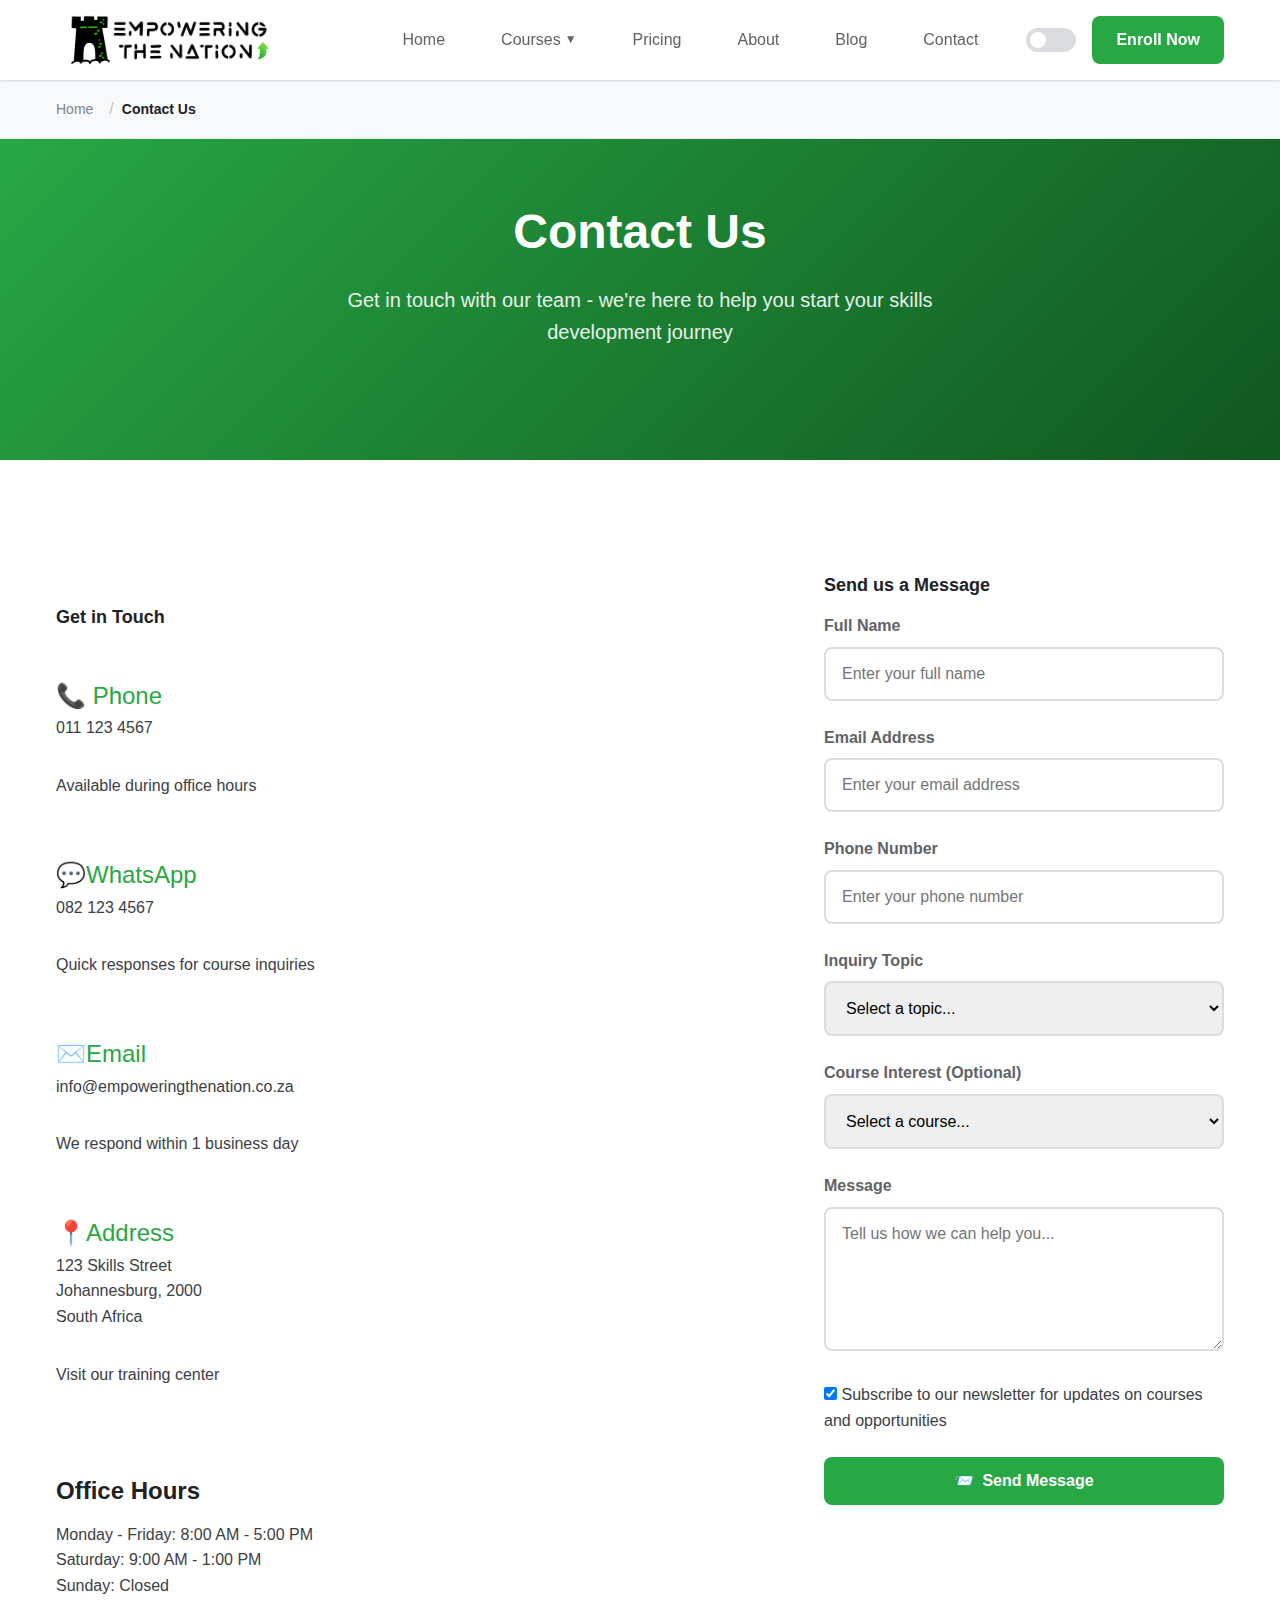
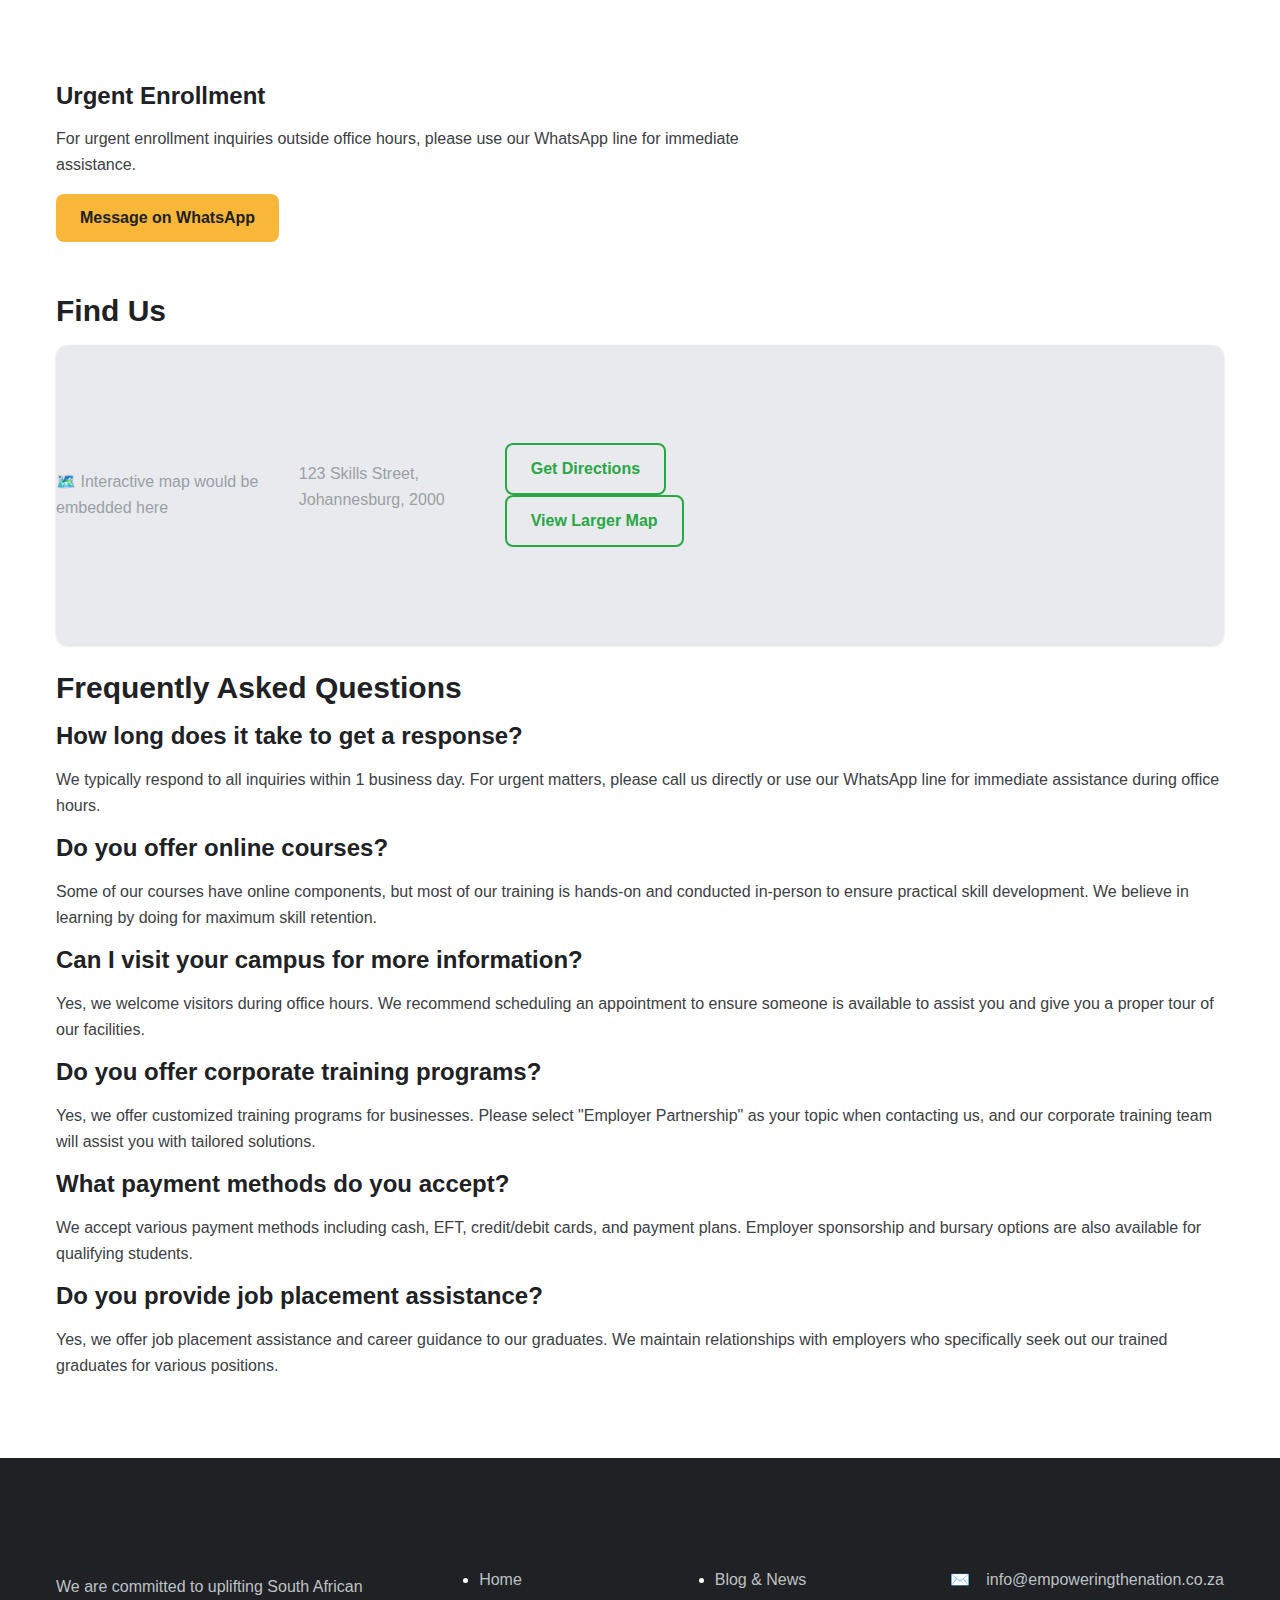
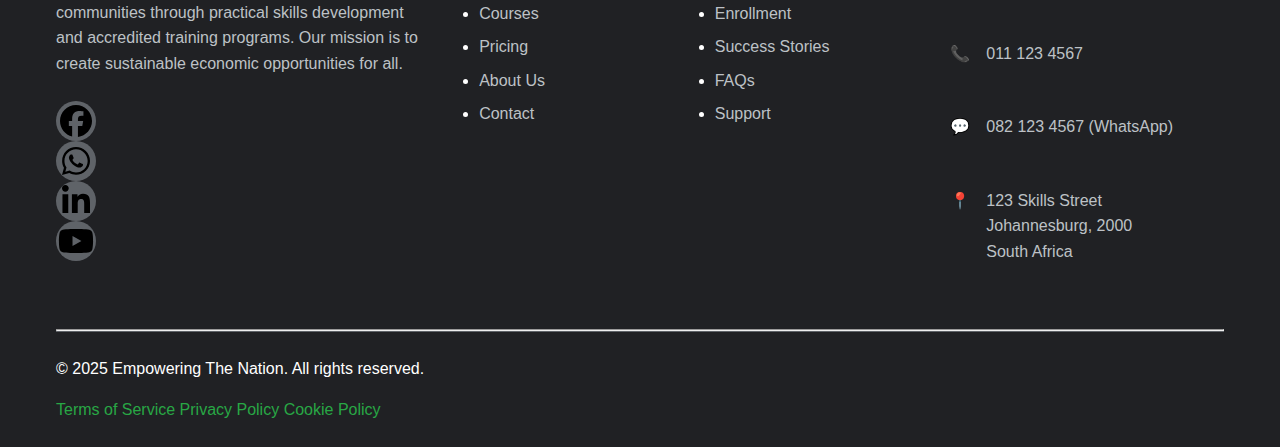
<file: contact.html>
<!DOCTYPE html>
<html lang="en">

<head>
    <meta charset="UTF-8">
    <meta name="viewport" content="width=device-width, initial-scale=1.0">
    <meta name="description"
        content="Contact Empowering The Nation for course information, enrollment, or partnership opportunities in South Africa.">
    <meta name="keywords" content="contact, enrollment, course information, partnership, skills training, South Africa">
    <title>Contact Us - Empowering The Nation</title>
    <link rel="stylesheet" href="styles.css">
    <link rel="icon" type="image/x-icon"
        href="data:image/svg+xml,<svg xmlns='http://www.w3.org/2000/svg' viewBox='0 0 100 100'><text y='.9em' font-size='90'>🎓</text></svg>">
</head>

<body>
    <a href="#main-content" class="skip-link">Skip to main content</a>

    <!-- Header -->
    <header class="header">
        <div class="nav-container">
            <div class="nav-content">
                <div class="logo">
                    <img src="_images/logo/Logo.jpeg" alt="Empowering The Nation Logo" class="logo-img">
                </div>

                <nav class="desktop-nav">
                    <div class="nav-links">
                        <a href="index.html" class="nav-link">Home</a>

                        <!-- Courses Dropdown -->
                        <div class="dropdown">
                            <div class="dropdown-toggle nav-link">
                                Courses
                                <span class="dropdown-error"
                                    style="display: none; color: var(--error-color); font-size: 0.8em; margin-left: 5px;">*</span>
                            </div>
                            <div class="dropdown-content">
                                <a href="courses.html">Courses</a>
                                <a href="courses.html#first-aid">First Aid Level 1</a>
                                <a href="courses.html#sewing">Sewing Essentials</a>
                                <a href="courses.html#landscaping">Landscaping</a>
                                <a href="courses.html#life-skills">Life Skills</a>
                                <a href="courses.html#child-minding">Child Minding</a>
                                <a href="courses.html#cooking">Cooking</a>
                                <a href="courses.html#garden-maintenance">Garden Maintenance</a>
                            </div>
                        </div>

                        <a href="pricing.html" class="nav-link">Pricing</a>
                        <a href="about.html" class="nav-link">About</a>
                        <a href="blog.html" class="nav-link">Blog</a>
                        <a href="contact.html" class="nav-link">Contact</a>
                    </div>

                    <div class="nav-cta">
                        <label class="theme-switch" for="theme-toggle">
                            <input type="checkbox" id="theme-toggle" title="Toggle dark/light theme">
                            <span class="theme-slider"></span>
                        </label>
                        <a href="enroll.html" class="btn btn-primary">Enroll Now</a>
                    </div>
                </nav>

                <div class="mobile-menu-btn">
                    <button class="mobile-menu-button" aria-label="Open menu">
                        <span class="menu-icon"></span>
                        <span class="menu-icon"></span>
                        <span class="menu-icon"></span>
                    </button>
                </div>
            </div>
        </div>
    </header>

    <!-- Mobile Menu -->
    <div class="mobile-menu" id="mobile-menu">
        <div class="mobile-menu-header">
            <h2 class="mobile-menu-title">Menu</h2>
            <button class="close-mobile-menu" aria-label="Close menu">
                <span class="close-icon"></span>
            </button>
        </div>

        <nav class="mobile-nav">
            <a href="index.html" class="mobile-nav-link">Home</a>
            <a href="courses.html" class="mobile-nav-link">Courses</a>
            <a href="pricing.html" class="mobile-nav-link">Pricing</a>
            <a href="about.html" class="mobile-nav-link">About</a>
            <a href="blog.html" class="mobile-nav-link">Blog</a>
            <a href="contact.html" class="mobile-nav-link active">Contact</a>

            <div class="mobile-nav-cta">
                <a href="enroll.html" class="btn btn-primary">Enroll Now</a>
            </div>
        </nav>
    </div>

    <div class="mobile-overlay" id="mobile-overlay"></div>

    <!-- Main Content -->
    <main id="main-content">
        <!-- Breadcrumbs -->
        <section class="breadcrumbs">
            <div class="container">
                <nav aria-label="Breadcrumb">
                    <ol class="breadcrumb-list">
                        <li class="breadcrumb-item">
                            <a href="index.html" class="breadcrumb-link">Home</a>
                        </li>
                        <li class="breadcrumb-item">
                            <span class="breadcrumb-current">Contact Us</span>
                        </li>
                    </ol>
                </nav>
            </div>
        </section>

        <!-- Hero Section -->
        <section class="hero">
            <div class="hero-container">
                <div class="hero-content">
                    <h1 class="hero-title">Contact Us</h1>
                    <p class="hero-description">Get in touch with our team - we're here to help you start your skills
                        development journey</p>
                </div>
            </div>
        </section>

        <!-- Contact Content -->
        <section class="contact-main">
            <div class="container">
                <div class="contact-layout">
                    <!-- Contact Information -->
                    <div class="contact-info">
                        <br>
                        <br>
                        <h2 class="contact-title">Get in Touch</h2>

                        <!-- Contact Methods -->
                        <div class="contact-methods">
                            <div class="contact-method">
                                <div class="contact-icon">📞 Phone</div>
                                <div class="contact-details">
                                    <p class="contact-method-info">011 123 4567</p>
                                    <p class="contact-method-note">Available during office hours</p>
                                    <br>
                                </div>
                            </div>

                            <div class="contact-method">
                                <div class="contact-icon">💬WhatsApp</div>
                                <div class="contact-details">
                                    <p class="contact-method-info">082 123 4567</p>
                                    <p class="contact-method-note">Quick responses for course inquiries</p>
                                    <br>
                                </div>
                            </div>

                            <div class="contact-method">
                                <div class="contact-icon">✉️Email</div>
                                <div class="contact-details">
                                    <p class="contact-method-info">info@empoweringthenation.co.za</p>
                                    <p class="contact-method-note">We respond within 1 business day</p>
                                    <br>
                                </div>
                            </div>

                            <div class="contact-method">
                                <div class="contact-icon">📍Address</div>
                                <div class="contact-details">
                                    <p class="contact-method-info">123 Skills Street<br>Johannesburg, 2000<br>South
                                        Africa</p>
                                    <p class="contact-method-note">Visit our training center</p>
                                    <br>
                                </div>
                            </div>
                        </div>

                        <!-- Office Hours -->
                        <div class="office-hours">
                            <h3 class="office-hours-title">Office Hours</h3>
                            <div class="hours-list">
                                <div class="hours-item">
                                    <span class="hours-day">Monday - Friday:</span>
                                    <span class="hours-time">8:00 AM - 5:00 PM</span>
                                </div>
                                <div class="hours-item">
                                    <span class="hours-day">Saturday:</span>
                                    <span class="hours-time">9:00 AM - 1:00 PM</span>
                                </div>
                                <div class="hours-item">
                                    <span class="hours-day">Sunday:</span>
                                    <span class="hours-time">Closed</span>
                                    <br>
                                </div>
                            </div>
                        </div>

                        <!-- Emergency Contact -->
                        <div class="emergency-contact">
                            <br>
                            <br>
                            <h3 class="emergency-title">Urgent Enrollment</h3>
                            <p class="emergency-description">For urgent enrollment inquiries outside office hours,
                                please use our WhatsApp line for immediate assistance.</p>
                            <a href="https://wa.me/27821234567" class="btn btn-accent">Message on WhatsApp</a>
                        </div>
                    </div>

                    <!-- Contact Form -->
                    <div class="contact-form-section">
                        <br>
                        <br>
                        <h2 class="contact-title">Send us a Message</h2>

                        <form id="contact-form" class="contact-form">
                            <div class="form-group">
                                <label for="contact-name" class="form-label required-field">Full Name</label>
                                <input type="text" id="contact-name" name="name" required class="form-input"
                                    placeholder="Enter your full name">
                                <div class="error-message">Please enter your name</div>
                                <br>
                            </div>

                            <div class="form-group">
                                <label for="contact-email" class="form-label required-field">Email Address</label>
                                <input type="email" id="contact-email" name="email" required class="form-input"
                                    placeholder="Enter your email address">
                                <div class="error-message">Please enter a valid email address</div>
                                <br>
                            </div>

                            <div class="form-group">
                                <label for="contact-phone" class="form-label">Phone Number</label>
                                <input type="tel" id="contact-phone" name="phone" class="form-input"
                                    placeholder="Enter your phone number">
                                <div class="error-message">Please enter a valid phone number</div>
                                <br>
                            </div>

                            <div class="form-group">
                                <label for="contact-topic" class="form-label required-field">Inquiry Topic</label>
                                <select id="contact-topic" name="topic" required class="form-select">
                                    <option value="">Select a topic...</option>
                                    <option value="general">General Inquiry</option>
                                    <option value="enrollment">Course Enrollment</option>
                                    <option value="employer">Employer Partnership</option>
                                    <option value="support">Student Support</option>
                                    <option value="technical">Technical Issues</option>
                                    <option value="partnership">Partnership Opportunities</option>
                                    <option value="feedback">Feedback & Suggestions</option>
                                </select>
                                <div class="error-message">Please select a topic</div>
                                <br>
                            </div>

                            <div class="form-group">
                                <label for="contact-course" class="form-label">Course Interest (Optional)</label>
                                <select id="contact-course" name="course" class="form-select">
                                    <option value="">Select a course...</option>
                                    <option value="first-aid">First Aid Level 1</option>
                                    <option value="sewing">Sewing Essentials</option>
                                    <option value="landscaping">Landscaping</option>
                                    <option value="life-skills">Life Skills</option>
                                    <option value="child-minding">Child Minding</option>
                                    <option value="cooking">Cooking</option>
                                    <option value="garden-maintenance">Garden Maintenance</option>
                                </select>
                                <br>
                            </div>

                            <div class="form-group">
                                <label for="contact-message" class="form-label required-field">Message</label>
                                <textarea id="contact-message" name="message" required rows="6" class="form-textarea"
                                    placeholder="Tell us how we can help you..."></textarea>
                                <div class="error-message">Please enter your message</div>
                            </div>

                            <div class="form-group">
                                <label class="consent-option">
                                    <input type="checkbox" name="newsletter" checked>
                                    <span class="consent-text">Subscribe to our newsletter for updates on courses and
                                        opportunities</span>
                                </label>
                            </div>

                            <button type="submit" class="btn btn-primary btn-full">
                                <span class="btn-icon">📨</span>
                                Send Message
                            </button>

                            <div class="success-message">
                                <div class="success-icon">✅</div>
                                <h3 class="success-title">Message Sent Successfully!</h3>
                                <p class="success-description">Thank you for your message! We'll get back to you within
                                    1 business day.</p>
                            </div>
                        </form>
                    </div>
                </div>

                <!-- Map Section -->
                <div class="map-section">
                    <br>
                    <br>
                    <h2 class="map-title">Find Us</h2>
                    <div class="map-container">
                        <div class="map-placeholder">
                            <div class="map-icon">🗺️ Interactive map would be embedded here</div>
                            <p class="map-address">123 Skills Street, Johannesburg, 2000</p>
                            <div class="map-actions">
                                <a href="#" class="btn btn-outline">Get Directions</a>
                                <a href="#" class="btn btn-outline">View Larger Map</a>
                            </div>
                            <iframe src="https://www.google.com/maps/embed?pb=!1m18!1m12!1m3!1d7166.887513446379!2d27.876709419079635!3d-26.084429268975935!2m3!1f0!2f0!3f0!3m2!1i1024!2i768!4f13.1!3m3!1m2!1s0x1e959ef5277b96a7%3A0xc4aa15508f8e5e8c!2sIIE%20MSA!5e0!3m2!1sen!2sza!4v1761384606594!5m2!1sen!2sza" width="600" height="450" style="border:0;" allowfullscreen="" loading="lazy" referrerpolicy="no-referrer-when-downgrade"></iframe>
                            <br>
                        </div>
                    </div>
                    <br>
                </div>

                <!-- FAQ Section -->
                <div class="faq-section">
                    <h2 class="faq-title">Frequently Asked Questions</h2>
                    <div class="faq-grid">
                        <div class="faq-item">
                            <h3 class="faq-question">How long does it take to get a response?</h3>
                            <p class="faq-answer">We typically respond to all inquiries within 1 business day. For
                                urgent matters, please call us directly or use our WhatsApp line for immediate
                                assistance during office hours.</p>
                        </div>

                        <div class="faq-item">
                            <h3 class="faq-question">Do you offer online courses?</h3>
                            <p class="faq-answer">Some of our courses have online components, but most of our training
                                is hands-on and conducted in-person to ensure practical skill development. We believe in
                                learning by doing for maximum skill retention.</p>
                        </div>

                        <div class="faq-item">
                            <h3 class="faq-question">Can I visit your campus for more information?</h3>
                            <p class="faq-answer">Yes, we welcome visitors during office hours. We recommend scheduling
                                an appointment to ensure someone is available to assist you and give you a proper tour
                                of our facilities.</p>
                        </div>

                        <div class="faq-item">
                            <h3 class="faq-question">Do you offer corporate training programs?</h3>
                            <p class="faq-answer">Yes, we offer customized training programs for businesses. Please
                                select "Employer Partnership" as your topic when contacting us, and our corporate
                                training team will assist you with tailored solutions.</p>
                        </div>

                        <div class="faq-item">
                            <h3 class="faq-question">What payment methods do you accept?</h3>
                            <p class="faq-answer">We accept various payment methods including cash, EFT, credit/debit
                                cards, and payment plans. Employer sponsorship and bursary options are also available
                                for qualifying students.</p>
                        </div>

                        <div class="faq-item">
                            <h3 class="faq-question">Do you provide job placement assistance?</h3>
                            <p class="faq-answer">Yes, we offer job placement assistance and career guidance to our
                                graduates. We maintain relationships with employers who specifically seek out our
                                trained graduates for various positions.</p>
                        </div>
                    </div>
                </div>
            </div>
        </section>
    </main>

    <!-- Footer -->
    <footer class="footer">
        <div class="footer-container">
            <div class="footer-grid">
                <div class="footer-about">
                    <h2 class="footer-title">Empowering The Nation</h2>
                    <p class="footer-description">We are committed to uplifting South African communities through
                        practical skills development and accredited training programs. Our mission is to create
                        sustainable economic opportunities for all.</p>

                    <!--!Font Awesome by @fontawesome - https://fontawesome.com License - https://fontawesome.com/license/free Copyright 2025 Fonticons, Inc.-->
                    <div class="social-links">
                        <a href="#" class="social-link" aria-label="Facebook"><svg xmlns="http://www.w3.org/2000/svg"
                                viewBox="0 0 640 640"><!--!Font Awesome Free v7.1.0 by @fontawesome - https://fontawesome.com License - https://fontawesome.com/license/free Copyright 2025 Fonticons, Inc.-->
                                <path
                                    d="M576 320C576 178.6 461.4 64 320 64C178.6 64 64 178.6 64 320C64 440 146.7 540.8 258.2 568.5L258.2 398.2L205.4 398.2L205.4 320L258.2 320L258.2 286.3C258.2 199.2 297.6 158.8 383.2 158.8C399.4 158.8 427.4 162 438.9 165.2L438.9 236C432.9 235.4 422.4 235 409.3 235C367.3 235 351.1 250.9 351.1 292.2L351.1 320L434.7 320L420.3 398.2L351 398.2L351 574.1C477.8 558.8 576 450.9 576 320z" />
                            </svg></a>
                        <a href="#" class="social-link" aria-label="WhatsApp"><svg xmlns="http://www.w3.org/2000/svg"
                                viewBox="0 0 640 640"><!--!Font Awesome Free v7.1.0 by @fontawesome - https://fontawesome.com License - https://fontawesome.com/license/free Copyright 2025 Fonticons, Inc.-->
                                <path
                                    d="M476.9 161.1C435 119.1 379.2 96 319.9 96C197.5 96 97.9 195.6 97.9 318C97.9 357.1 108.1 395.3 127.5 429L96 544L213.7 513.1C246.1 530.8 282.6 540.1 319.8 540.1L319.9 540.1C442.2 540.1 544 440.5 544 318.1C544 258.8 518.8 203.1 476.9 161.1zM319.9 502.7C286.7 502.7 254.2 493.8 225.9 477L219.2 473L149.4 491.3L168 423.2L163.6 416.2C145.1 386.8 135.4 352.9 135.4 318C135.4 216.3 218.2 133.5 320 133.5C369.3 133.5 415.6 152.7 450.4 187.6C485.2 222.5 506.6 268.8 506.5 318.1C506.5 419.9 421.6 502.7 319.9 502.7zM421.1 364.5C415.6 361.7 388.3 348.3 383.2 346.5C378.1 344.6 374.4 343.7 370.7 349.3C367 354.9 356.4 367.3 353.1 371.1C349.9 374.8 346.6 375.3 341.1 372.5C308.5 356.2 287.1 343.4 265.6 306.5C259.9 296.7 271.3 297.4 281.9 276.2C283.7 272.5 282.8 269.3 281.4 266.5C280 263.7 268.9 236.4 264.3 225.3C259.8 214.5 255.2 216 251.8 215.8C248.6 215.6 244.9 215.6 241.2 215.6C237.5 215.6 231.5 217 226.4 222.5C221.3 228.1 207 241.5 207 268.8C207 296.1 226.9 322.5 229.6 326.2C232.4 329.9 268.7 385.9 324.4 410C359.6 425.2 373.4 426.5 391 423.9C401.7 422.3 423.8 410.5 428.4 397.5C433 384.5 433 373.4 431.6 371.1C430.3 368.6 426.6 367.2 421.1 364.5z" />
                            </svg></a>
                        <a href="#" class="social-link" aria-label="LinkedIn"><svg xmlns="http://www.w3.org/2000/svg"
                                viewBox="0 0 640 640"><!--!Font Awesome Free v7.1.0 by @fontawesome - https://fontawesome.com License - https://fontawesome.com/license/free Copyright 2025 Fonticons, Inc.-->
                                <path
                                    d="M196.3 512L103.4 512L103.4 212.9L196.3 212.9L196.3 512zM149.8 172.1C120.1 172.1 96 147.5 96 117.8C96 103.5 101.7 89.9 111.8 79.8C121.9 69.7 135.6 64 149.8 64C164 64 177.7 69.7 187.8 79.8C197.9 89.9 203.6 103.6 203.6 117.8C203.6 147.5 179.5 172.1 149.8 172.1zM543.9 512L451.2 512L451.2 366.4C451.2 331.7 450.5 287.2 402.9 287.2C354.6 287.2 347.2 324.9 347.2 363.9L347.2 512L254.4 512L254.4 212.9L343.5 212.9L343.5 253.7L344.8 253.7C357.2 230.2 387.5 205.4 432.7 205.4C526.7 205.4 544 267.3 544 347.7L544 512L543.9 512z" />
                            </svg></a>
                        <a href="#" class="social-link" aria-label="YouTube"><svg xmlns="http://www.w3.org/2000/svg"
                                viewBox="0 0 640 640"><!--!Font Awesome Free v7.1.0 by @fontawesome - https://fontawesome.com License - https://fontawesome.com/license/free Copyright 2025 Fonticons, Inc.-->
                                <path
                                    d="M581.7 188.1C575.5 164.4 556.9 145.8 533.4 139.5C490.9 128 320.1 128 320.1 128C320.1 128 149.3 128 106.7 139.5C83.2 145.8 64.7 164.4 58.4 188.1C47 231 47 320.4 47 320.4C47 320.4 47 409.8 58.4 452.7C64.7 476.3 83.2 494.2 106.7 500.5C149.3 512 320.1 512 320.1 512C320.1 512 490.9 512 533.5 500.5C557 494.2 575.5 476.3 581.8 452.7C593.2 409.8 593.2 320.4 593.2 320.4C593.2 320.4 593.2 231 581.8 188.1zM264.2 401.6L264.2 239.2L406.9 320.4L264.2 401.6z" />
                            </svg></a>
                    </div>
                </div>

                <div class="footer-links">
                    <h3 class="footer-subtitle">Quick Links</h3>
                    <ul class="footer-nav">
                        <li><a href="index.html" class="footer-link">Home</a></li>
                        <li><a href="courses.html" class="footer-link">Courses</a></li>
                        <li><a href="pricing.html" class="footer-link">Pricing</a></li>
                        <li><a href="about.html" class="footer-link">About Us</a></li>
                        <li><a href="contact.html" class="footer-link">Contact</a></li>
                    </ul>
                </div>

                <div class="footer-links">
                    <h3 class="footer-subtitle">Resources</h3>
                    <ul class="footer-nav">
                        <li><a href="blog.html" class="footer-link">Blog & News</a></li>
                        <li><a href="enroll.html" class="footer-link">Enrollment</a></li>
                        <li><a href="#" class="footer-link">Success Stories</a></li>
                        <li><a href="#" class="footer-link">FAQs</a></li>
                        <li><a href="#" class="footer-link">Support</a></li>
                    </ul>
                </div>

                <div class="footer-contact">
                    <h3 class="footer-subtitle">Contact Information</h3>
                    <ul class="contact-info">
                        <li>
                            <span>✉️</span>
                            <span>info@empoweringthenation.co.za</span>
                        </li>
                        <li>
                            <span>📞</span>
                            <span>011 123 4567</span>
                        </li>
                        <li>
                            <span>💬</span>
                            <span>082 123 4567 (WhatsApp)</span>
                        </li>
                        <li>
                            <span>📍</span>
                            <span>123 Skills Street<br>Johannesburg, 2000<br>South Africa</span>
                        </li>
                    </ul>
                </div>
            </div>

            <hr class="footer-divider">

            <div class="footer-bottom">
                <p class="copyright">© 2025 Empowering The Nation. All rights reserved.</p>
                <div class="legal-links">
                    <a href="#" class="legal-link">Terms of Service</a>
                    <a href="#" class="legal-link">Privacy Policy</a>
                    <a href="#" class="legal-link">Cookie Policy</a>
                </div>
            </div>
        </div>
    </footer>

    <!-- Success/Error Notifications -->
    <div id="notification" class="notification hidden">
        <div class="notification-content">
            <div class="notification-body">
                <div id="notification-icon" class="notification-icon"></div>
                <div>
                    <div id="notification-title" class="notification-title"></div>
                    <div id="notification-message" class="notification-message"></div>
                </div>
                <button onclick="hideNotification()" class="notification-close" aria-label="Close notification">
                    ✕
                </button>
            </div>
        </div>
    </div>

    <script src="script.js"></script>
</body>

</html>
</file>
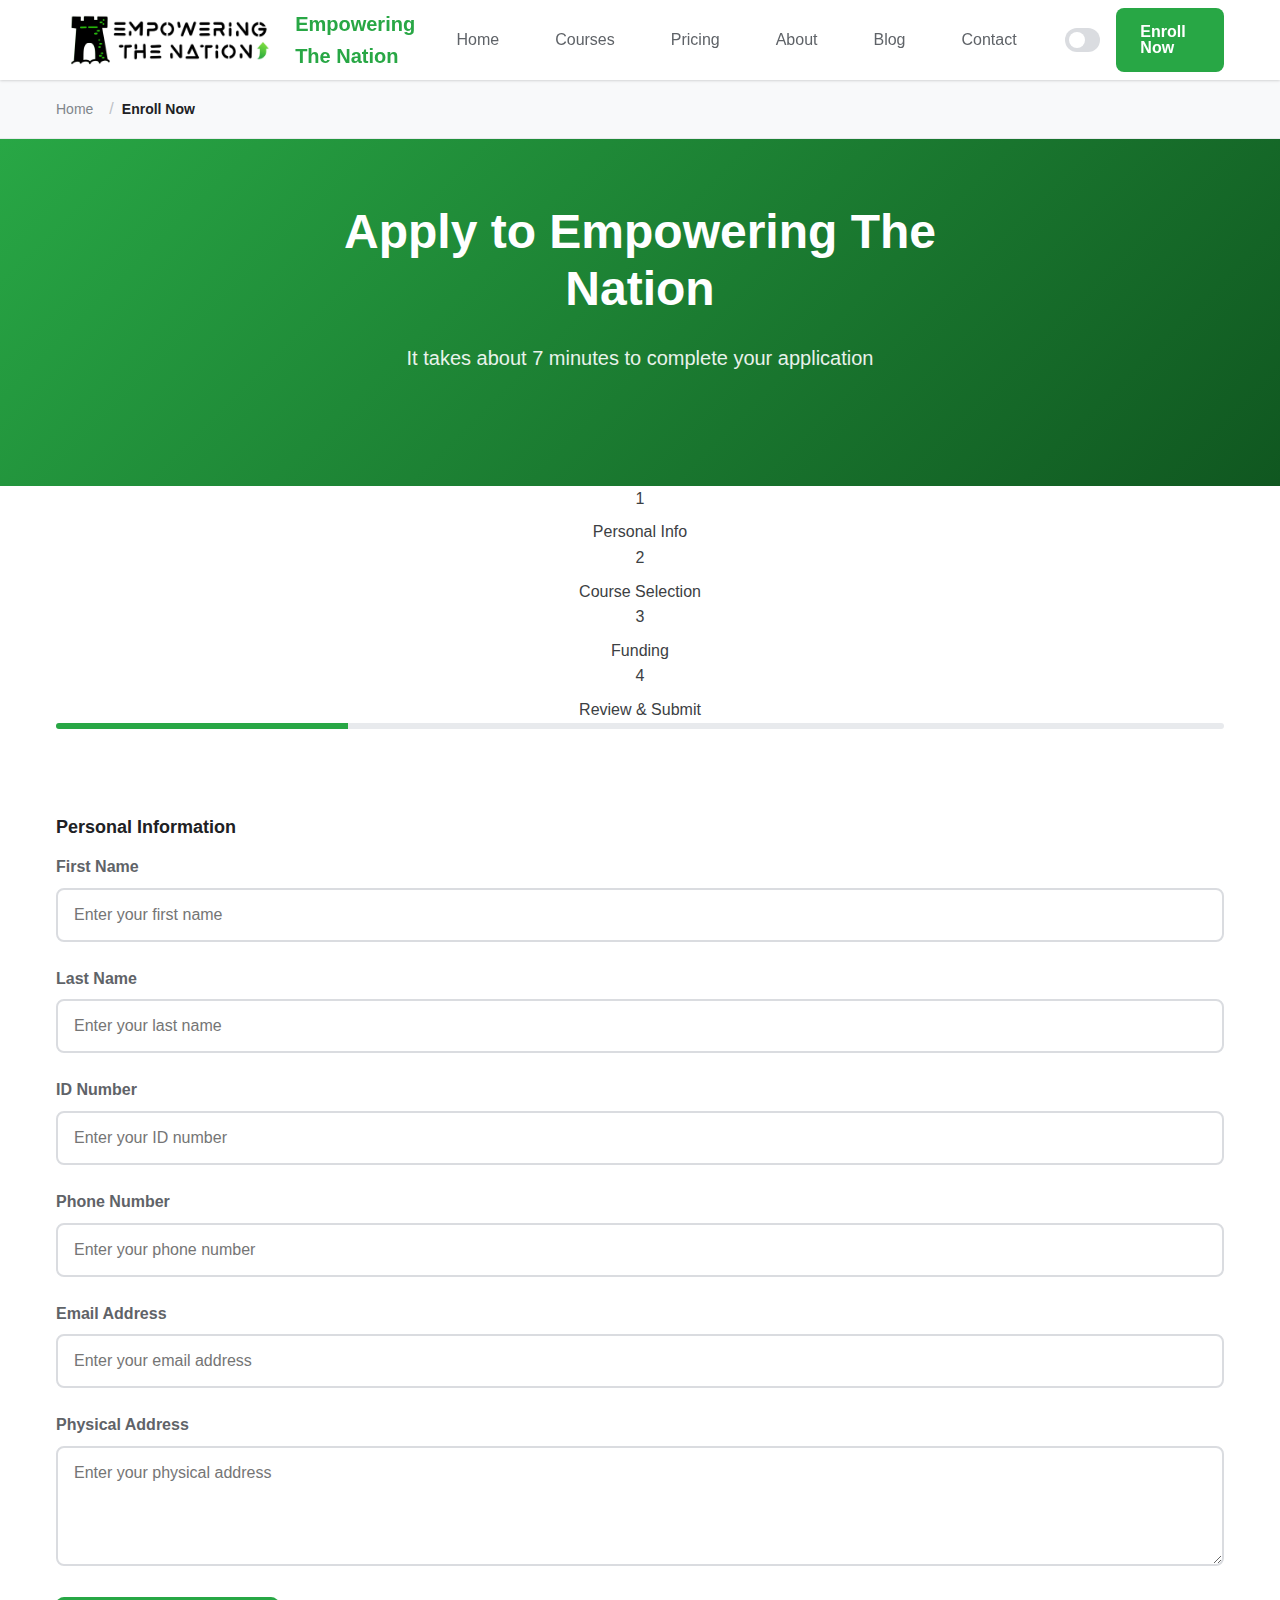
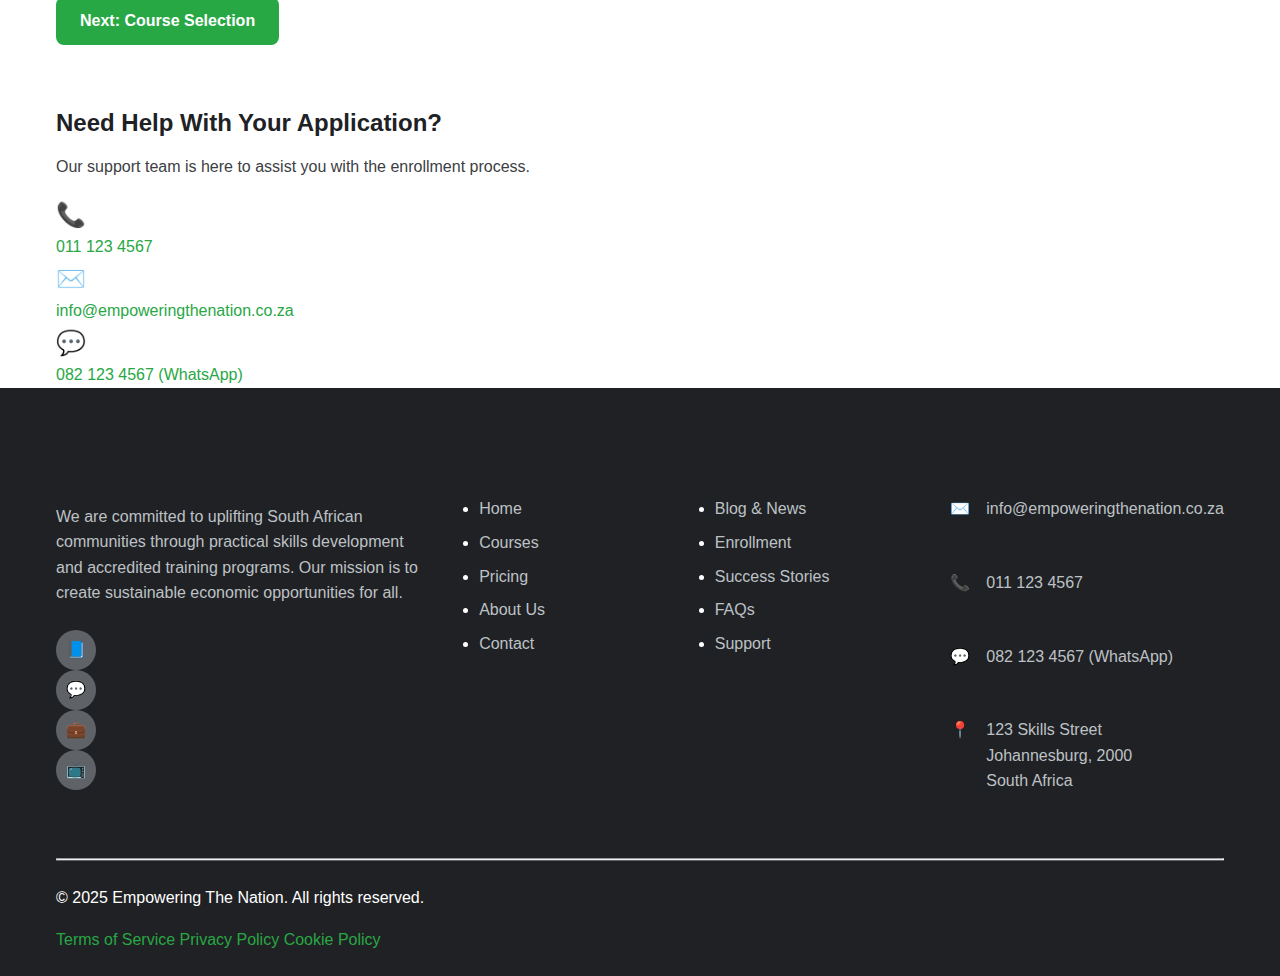
<file: enroll.html>
<!DOCTYPE html>
<html lang="en">

<head>
    <meta charset="UTF-8">
    <meta name="viewport" content="width=device-width, initial-scale=1.0">
    <meta name="description"
        content="Enroll in Empowering The Nation skills training courses. Start your journey to better employment opportunities today.">
    <meta name="keywords" content="enroll, application, skills training, courses, South Africa">
    <title>Enroll Now - Empowering The Nation</title>
    <link rel="stylesheet" href="styles.css">
    <link rel="icon" type="image/x-icon"
        href="data:image/svg+xml,<svg xmlns='http://www.w3.org/2000/svg' viewBox='0 0 100 100'><text y='.9em' font-size='90'>🎓</text></svg>">
</head>

<body>
    <a href="#main-content" class="skip-link">Skip to main content</a>

    <!-- Header -->
    <header class="header">
        <div class="nav-container">
            <div class="nav-content">
                <div class="logo">
                    <img src="_images/logo/Logo.jpeg" alt="Empowering The Nation Logo" class="logo-img">
                    <span class="logo-text">Empowering The Nation</span>
                </div>

                <nav class="desktop-nav">
                    <div class="nav-links">
                        <a href="index.html" class="nav-link">Home</a>
                        <a href="courses.html" class="nav-link">Courses</a>
                        <a href="pricing.html" class="nav-link">Pricing</a>
                        <a href="about.html" class="nav-link">About</a>
                        <a href="blog.html" class="nav-link">Blog</a>
                        <a href="contact.html" class="nav-link">Contact</a>
                    </div>

                    <div class="nav-cta">
                        <label class="theme-switch" for="theme-toggle">
                            <input type="checkbox" id="theme-toggle" title="Toggle dark/light theme">
                            <span class="theme-slider"></span>
                        </label>
                        <a href="enroll.html" class="btn btn-primary active">Enroll Now</a>
                    </div>
                </nav>

                <div class="mobile-menu-btn">
                    <button class="mobile-menu-button" aria-label="Open menu">
                        <span class="menu-icon"></span>
                        <span class="menu-icon"></span>
                        <span class="menu-icon"></span>
                    </button>
                </div>
            </div>
        </div>
    </header>

    <!-- Mobile Menu -->
    <div class="mobile-menu" id="mobile-menu">
        <div class="mobile-menu-header">
            <h2 class="mobile-menu-title">Menu</h2>
            <button class="close-mobile-menu" aria-label="Close menu">
                <span class="close-icon"></span>
            </button>
        </div>

        <nav class="mobile-nav">
            <a href="index.html" class="mobile-nav-link">Home</a>
            <a href="courses.html" class="mobile-nav-link">Courses</a>
            <a href="pricing.html" class="mobile-nav-link">Pricing</a>
            <a href="about.html" class="mobile-nav-link">About</a>
            <a href="blog.html" class="mobile-nav-link">Blog</a>
            <a href="contact.html" class="mobile-nav-link">Contact</a>

            <div class="mobile-nav-cta">
                <a href="enroll.html" class="btn btn-primary active">Enroll Now</a>
            </div>
        </nav>
    </div>

    <div class="mobile-overlay" id="mobile-overlay"></div>

    <!-- Main Content -->
    <main id="main-content">
        <!-- Breadcrumbs -->
        <section class="breadcrumbs">
            <div class="container">
                <nav aria-label="Breadcrumb">
                    <ol class="breadcrumb-list">
                        <li class="breadcrumb-item">
                            <a href="index.html" class="breadcrumb-link">Home</a>
                        </li>
                        <li class="breadcrumb-item">
                            <span class="breadcrumb-current">Enroll Now</span>
                        </li>
                    </ol>
                </nav>
            </div>
        </section>

        <!-- Hero Section -->
        <section class="hero">
            <div class="hero-container">
                <div class="hero-content">
                    <h1 class="hero-title">Apply to Empowering The Nation</h1>
                    <p class="hero-description">It takes about 7 minutes to complete your application</p>
                </div>
            </div>
        </section>

        <!-- Progress Bar -->
        <section class="progress-section">
            <div class="container">
                <div class="progress-container">
                    <div class="progress-indicators">
                        <div class="progress-indicator active">
                            <div class="indicator-number">1</div>
                            <div class="indicator-label">Personal Info</div>
                        </div>
                        <div class="progress-indicator">
                            <div class="indicator-number">2</div>
                            <div class="indicator-label">Course Selection</div>
                        </div>
                        <div class="progress-indicator">
                            <div class="indicator-number">3</div>
                            <div class="indicator-label">Funding</div>
                        </div>
                        <div class="progress-indicator">
                            <div class="indicator-number">4</div>
                            <div class="indicator-label">Review & Submit</div>
                        </div>
                    </div>
                    <div class="progress-bar">
                        <div class="progress-fill" style="width: 25%"></div>
                    </div>
                </div>
            </div>
        </section>

        <!-- Application Form -->
        <section class="enrollment-form-section">
            <div class="container">
                <div class="enrollment-form-container">
                    <form id="enrollment-form" class="enrollment-form">
                        <!-- Step 1: Personal Information -->
                        <div id="step-1" class="form-step active">
                            <h2 class="step-title">Personal Information</h2>

                            <div class="form-grid">
                                <div class="form-group">
                                    <label for="first-name" class="form-label required-field">First Name</label>
                                    <input type="text" id="first-name" name="first-name" required class="form-input"
                                        placeholder="Enter your first name">
                                    <div class="error-message">Please enter your first name</div>
                                </div>

                                <div class="form-group">
                                    <label for="last-name" class="form-label required-field">Last Name</label>
                                    <input type="text" id="last-name" name="last-name" required class="form-input"
                                        placeholder="Enter your last name">
                                    <div class="error-message">Please enter your last name</div>
                                </div>

                                <div class="form-group">
                                    <label for="id-number" class="form-label required-field">ID Number</label>
                                    <input type="text" id="id-number" name="id-number" required class="form-input"
                                        placeholder="Enter your ID number">
                                    <div class="error-message">Please enter a valid 13-digit ID number</div>
                                </div>

                                <div class="form-group">
                                    <label for="phone" class="form-label required-field">Phone Number</label>
                                    <input type="tel" id="phone" name="phone" required class="form-input"
                                        placeholder="Enter your phone number">
                                    <div class="error-message">Please enter a valid phone number</div>
                                </div>

                                <div class="form-group full-width">
                                    <label for="email" class="form-label required-field">Email Address</label>
                                    <input type="email" id="email" name="email" required class="form-input"
                                        placeholder="Enter your email address">
                                    <div class="error-message">Please enter a valid email address</div>
                                </div>

                                <div class="form-group full-width">
                                    <label for="address" class="form-label required-field">Physical Address</label>
                                    <textarea id="address" name="address" required rows="3" class="form-textarea"
                                        placeholder="Enter your physical address"></textarea>
                                    <div class="error-message">Please enter your physical address</div>
                                </div>
                            </div>

                            <div class="form-navigation">
                                <div></div> <!-- Empty div for spacing -->
                                <button type="button" class="btn btn-primary next-step" data-next="2">
                                    Next: Course Selection
                                </button>
                            </div>
                        </div>

                        <!-- Step 2: Course Selection -->
                        <div id="step-2" class="form-step">
                            <h2 class="step-title">Course Selection</h2>

                            <div class="form-group">
                                <label for="course" class="form-label required-field">Select Course</label>
                                <select id="course" name="course" required class="form-select">
                                    <option value="">Choose a course...</option>
                                    <option value="first-aid">First Aid Level 1</option>
                                    <option value="sewing">Sewing Essentials</option>
                                    <option value="landscaping">Landscaping</option>
                                    <option value="life-skills">Life Skills</option>
                                    <option value="child-minding">Child Minding</option>
                                    <option value="cooking">Cooking</option>
                                    <option value="garden-maintenance">Garden Maintenance</option>
                                </select>
                                <div class="error-message">Please select a course</div>
                            </div>

                            <div class="schedule-section">
                                <h3 class="section-subtitle">Preferred Schedule</h3>
                                <div class="schedule-options">
                                    <div class="schedule-option">
                                        <input type="radio" id="weekday" name="schedule" value="weekday" title="Select Weekdays (Mon-Fri)">
                                        <label for="weekday" class="visually-hidden">Weekdays (Mon-Fri)</label>
                                        <div class="option-card">
                                            <div class="option-icon">📅</div>
                                            <div class="option-title">Weekdays (Mon-Fri)</div>
                                            <div class="option-description">Full-day sessions during weekdays</div>
                                        </div>
                                    </div>
                                    <div class="schedule-option">
                                        <input type="radio" id="weekend" name="schedule" value="weekend" title="Select Weekend (Sat-Sun)">
                                        <label for="weekend" class="visually-hidden">Weekend (Sat-Sun)</label>
                                        <div class="option-card">
                                            <div class="option-icon">🏖️</div>
                                            <div class="option-title">Weekends (Sat-Sun)</div>
                                            <div class="option-description">Perfect for working individuals</div>
                                        </div>
                                    </div>
                                    <div class="schedule-option">
                                        <input type="radio" id="evening" name="schedule" value="evening">
                                        <div class="option-card">
                                            <div class="option-icon">🌙</div>
                                            <div class="option-title">Evenings (6pm-9pm)</div>
                                            <div class="option-description">After work sessions</div>
                                        </div>
                                    </div>
                                    <div class="schedule-option">
                                        <input type="radio" id="flexible" name="schedule" value="flexible">
                                        <div class="option-card">
                                            <div class="option-icon">🔄</div>
                                            <div class="option-title">Flexible</div>
                                            <div class="option-description">Mix of different schedules</div>
                                        </div>
                                    </div>
                                </div>
                                <div class="error-message schedule-error">Please select a preferred schedule</div>
                            </div>

                            <div class="form-navigation">
                                <button type="button" class="btn btn-outline prev-step" data-prev="1">
                                    <span class="btn-icon">←</span>
                                    Back
                                </button>
                                <button type="button" class="btn btn-primary next-step" data-next="3">
                                    Next: Funding Options
                                </button>
                            </div>
                        </div>

                        <!-- Step 3: Funding -->
                        <div id="step-3" class="form-step">
                            <h2 class="step-title">Funding Options</h2>

                            <div class="funding-options">
                                <h3 class="section-subtitle">How will you fund your studies?</h3>
                                <div class="funding-options">
                                    <div class="funding-option">
                                        <input type="radio" id="self-funded" name="funding" value="self-funded"
                                            required>
                                        <div class="option-card">
                                            <div class="option-icon">💳</div>
                                            <div class="option-title">Self-funded</div>
                                            <div class="option-description">I will pay for the course myself</div>
                                        </div>
                                    </div>
                                    <div class="funding-option">
                                        <input type="radio" id="employer" name="funding" value="employer">
                                        <div class="option-card">
                                            <div class="option-icon">🏢</div>
                                            <div class="option-title">Employer sponsored</div>
                                            <div class="option-description">My employer will pay for my studies</div>
                                        </div>
                                    </div>
                                    <div class="funding-option">
                                        <input type="radio" id="bursary" name="funding" value="bursary">
                                        <div class="option-card">
                                            <div class="option-icon">🎓</div>
                                            <div class="option-title">Bursary application</div>
                                            <div class="option-description">I will apply for a bursary</div>
                                        </div>
                                    </div>
                                    <div class="funding-option">
                                        <input type="radio" id="payment-plan" name="funding" value="payment-plan">
                                        <div class="option-card">
                                            <div class="option-icon">📊</div>
                                            <div class="option-title">Payment plan</div>
                                            <div class="option-description">I would like a payment plan</div>
                                        </div>
                                    </div>
                                </div>
                                <div class="error-message funding-error">Please select a funding option</div>
                            </div>

                            <div class="form-navigation">
                                <button type="button" class="btn btn-outline prev-step" data-prev="2">
                                    <span class="btn-icon">←</span>
                                    Back
                                </button>
                                <button type="button" class="btn btn-primary next-step" data-next="4">
                                    Next: Review & Submit
                                </button>
                            </div>
                        </div>

                        <!-- Step 4: Review & Submit -->
                        <div id="step-4" class="form-step">
                            <h2 class="step-title">Review Your Application</h2>

                            <div class="review-section">
                                <div class="review-category">
                                    <h3 class="review-title">Personal Information</h3>
                                    <div class="review-grid">
                                        <div class="review-item">
                                            <span class="review-label">Full Name:</span>
                                            <span id="review-name" class="review-value">-</span>
                                        </div>
                                        <div class="review-item">
                                            <span class="review-label">ID Number:</span>
                                            <span id="review-id" class="review-value">-</span>
                                        </div>
                                        <div class="review-item">
                                            <span class="review-label">Phone Number:</span>
                                            <span id="review-phone" class="review-value">-</span>
                                        </div>
                                        <div class="review-item">
                                            <span class="review-label">Email Address:</span>
                                            <span id="review-email" class="review-value">-</span>
                                        </div>
                                    </div>
                                </div>

                                <div class="review-category">
                                    <h3 class="review-title">Course Selection</h3>
                                    <div class="review-grid">
                                        <div class="review-item">
                                            <span class="review-label">Selected Course:</span>
                                            <span id="review-course" class="review-value">-</span>
                                        </div>
                                        <div class="review-item">
                                            <span class="review-label">Preferred Schedule:</span>
                                            <span id="review-schedule" class="review-value">-</span>
                                        </div>
                                    </div>
                                </div>

                                <div class="review-category">
                                    <h3 class="review-title">Funding Information</h3>
                                    <div class="review-grid">
                                        <div class="review-item">
                                            <span class="review-label">Funding Option:</span>
                                            <span id="review-funding" class="review-value">-</span>
                                        </div>
                                    </div>
                                </div>
                            </div>

                            <div class="documents-section">
                                <h3 class="section-subtitle">Required Documents</h3>
                                <p>Please have the following documents ready to submit after application:</p>
                                <ul class="documents-list">
                                    <li>Copy of ID document or passport</li>
                                    <li>Proof of address (utility bill or bank statement)</li>
                                    <li>Highest qualification certificate (if applicable)</li>
                                    <li>Proof of income or employment (if applicable)</li>
                                </ul>
                            </div>

                            <div class="consent-section">
                                <h3 class="section-subtitle">Consent</h3>
                                <div class="consent-options">
                                    <label class="consent-option">
                                        <input type="checkbox" name="terms" required>
                                        <span class="consent-text">I agree to the <a href="#" class="consent-link">Terms
                                                and Conditions</a></span>
                                    </label>
                                    <label class="consent-option">
                                        <input type="checkbox" name="privacy" required>
                                        <span class="consent-text">I consent to the processing of my personal
                                            information as outlined in the <a href="#" class="consent-link">Privacy
                                                Policy</a></span>
                                    </label>
                                    <label class="consent-option">
                                        <input type="checkbox" name="marketing">
                                        <span class="consent-text">I consent to photographs being taken during training
                                            for marketing purposes</span>
                                    </label>
                                </div>
                            </div>

                            <div class="form-navigation">
                                <button type="button" class="btn btn-outline prev-step" data-prev="3">
                                    <span class="btn-icon">←</span>
                                    Back
                                </button>
                                <button type="submit" class="btn btn-primary">
                                    <span class="btn-icon">📨</span>
                                    Submit Application
                                </button>
                            </div>
                        </div>

                        <!-- Success Message -->
                        <div class="success-message">
                            <div class="success-icon">✅</div>
                            <h3 class="success-title">Application Submitted Successfully!</h3>
                            <p class="success-description">Thank you for your application! We will contact you within 2
                                business days to guide you through the next steps.</p>
                            <a href="index.html" class="btn btn-primary">Return to Homepage</a>
                        </div>
                    </form>
                </div>

                <!-- Support Information -->
                <div class="support-section">
                    <h3 class="support-title">Need Help With Your Application?</h3>
                    <p class="support-description">Our support team is here to assist you with the enrollment process.
                    </p>
                    <div class="support-contacts">
                        <a href="tel:+27111234567" class="support-contact">
                            <span class="contact-icon">📞</span>
                            <span class="contact-info">011 123 4567</span>
                        </a>
                        <a href="mailto:info@empoweringthenation.co.za" class="support-contact">
                            <span class="contact-icon">✉️</span>
                            <span class="contact-info">info@empoweringthenation.co.za</span>
                        </a>
                        <a href="https://wa.me/27821234567" class="support-contact">
                            <span class="contact-icon">💬</span>
                            <span class="contact-info">082 123 4567 (WhatsApp)</span>
                        </a>
                    </div>
                </div>
            </div>
        </section>
    </main>

    <!-- Footer -->
    <footer class="footer">
        <div class="footer-container">
            <div class="footer-grid">
                <div class="footer-about">
                    <h2 class="footer-title">Empowering The Nation</h2>
                    <p class="footer-description">We are committed to uplifting South African communities through
                        practical skills development and accredited training programs. Our mission is to create
                        sustainable economic opportunities for all.</p>
                    <div class="social-links">
                        <a href="#" class="social-link" aria-label="Facebook">📘</a>
                        <a href="#" class="social-link" aria-label="WhatsApp">💬</a>
                        <a href="#" class="social-link" aria-label="LinkedIn">💼</a>
                        <a href="#" class="social-link" aria-label="YouTube">📺</a>
                    </div>
                </div>

                <div class="footer-links">
                    <h3 class="footer-subtitle">Quick Links</h3>
                    <ul class="footer-nav">
                        <li><a href="index.html" class="footer-link">Home</a></li>
                        <li><a href="courses.html" class="footer-link">Courses</a></li>
                        <li><a href="pricing.html" class="footer-link">Pricing</a></li>
                        <li><a href="about.html" class="footer-link">About Us</a></li>
                        <li><a href="contact.html" class="footer-link">Contact</a></li>
                    </ul>
                </div>

                <div class="footer-links">
                    <h3 class="footer-subtitle">Resources</h3>
                    <ul class="footer-nav">
                        <li><a href="blog.html" class="footer-link">Blog & News</a></li>
                        <li><a href="enroll.html" class="footer-link">Enrollment</a></li>
                        <li><a href="#" class="footer-link">Success Stories</a></li>
                        <li><a href="#" class="footer-link">FAQs</a></li>
                        <li><a href="#" class="footer-link">Support</a></li>
                    </ul>
                </div>

                <div class="footer-contact">
                    <h3 class="footer-subtitle">Contact Information</h3>
                    <ul class="contact-info">
                        <li>
                            <span>✉️</span>
                            <span>info@empoweringthenation.co.za</span>
                        </li>
                        <li>
                            <span>📞</span>
                            <span>011 123 4567</span>
                        </li>
                        <li>
                            <span>💬</span>
                            <span>082 123 4567 (WhatsApp)</span>
                        </li>
                        <li>
                            <span>📍</span>
                            <span>123 Skills Street<br>Johannesburg, 2000<br>South Africa</span>
                        </li>
                    </ul>
                </div>
            </div>

            <hr class="footer-divider">

            <div class="footer-bottom">
                <p class="copyright">© 2025 Empowering The Nation. All rights reserved.</p>
                <div class="legal-links">
                    <a href="#" class="legal-link">Terms of Service</a>
                    <a href="#" class="legal-link">Privacy Policy</a>
                    <a href="#" class="legal-link">Cookie Policy</a>
                </div>
            </div>
        </div>
    </footer>

    <!-- Success/Error Notifications -->
    <div id="notification" class="notification hidden">
        <div class="notification-content">
            <div class="notification-body">
                <div id="notification-icon" class="notification-icon"></div>
                <div>
                    <div id="notification-title" class="notification-title"></div>
                    <div id="notification-message" class="notification-message"></div>
                </div>
                <button onclick="hideNotification()" class="notification-close" aria-label="Close notification">
                    ✕
                </button>
            </div>
        </div>
    </div>

    <script src="script.js"></script>
</body>

</html>
</file>
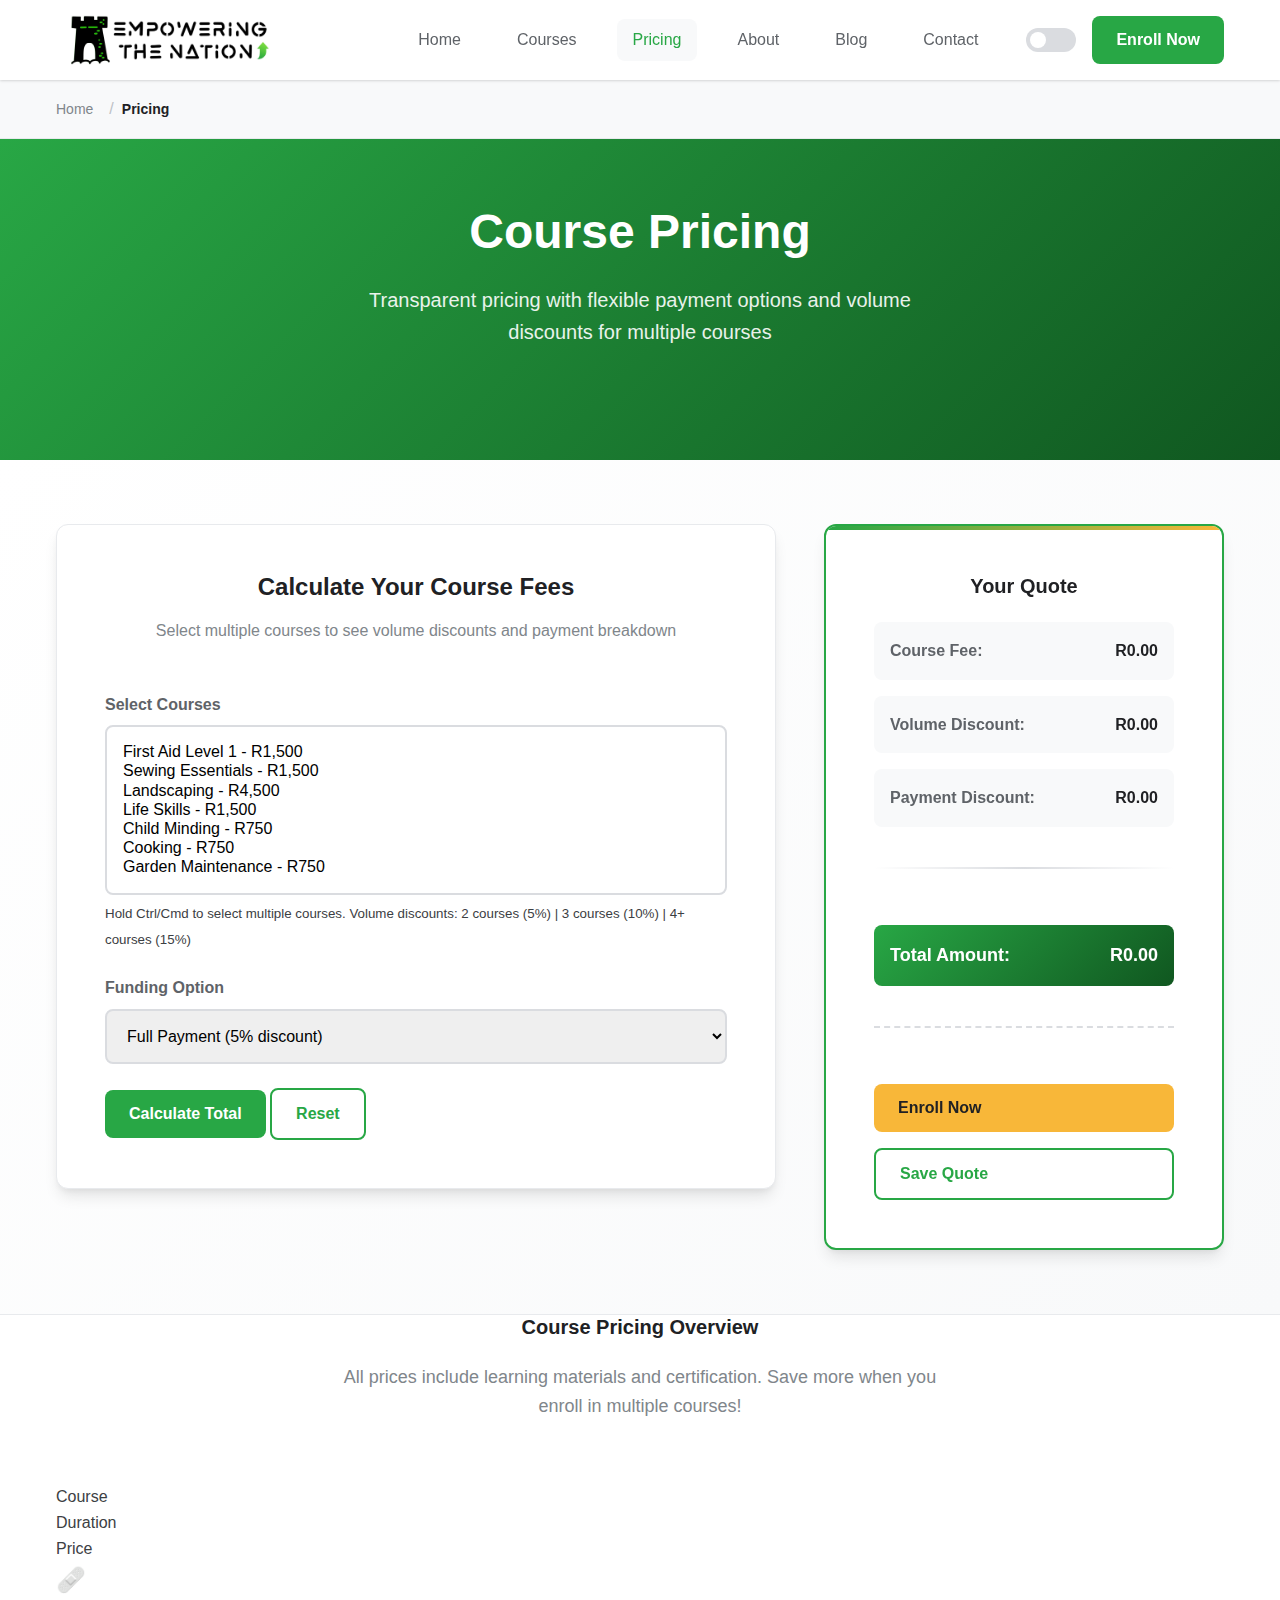
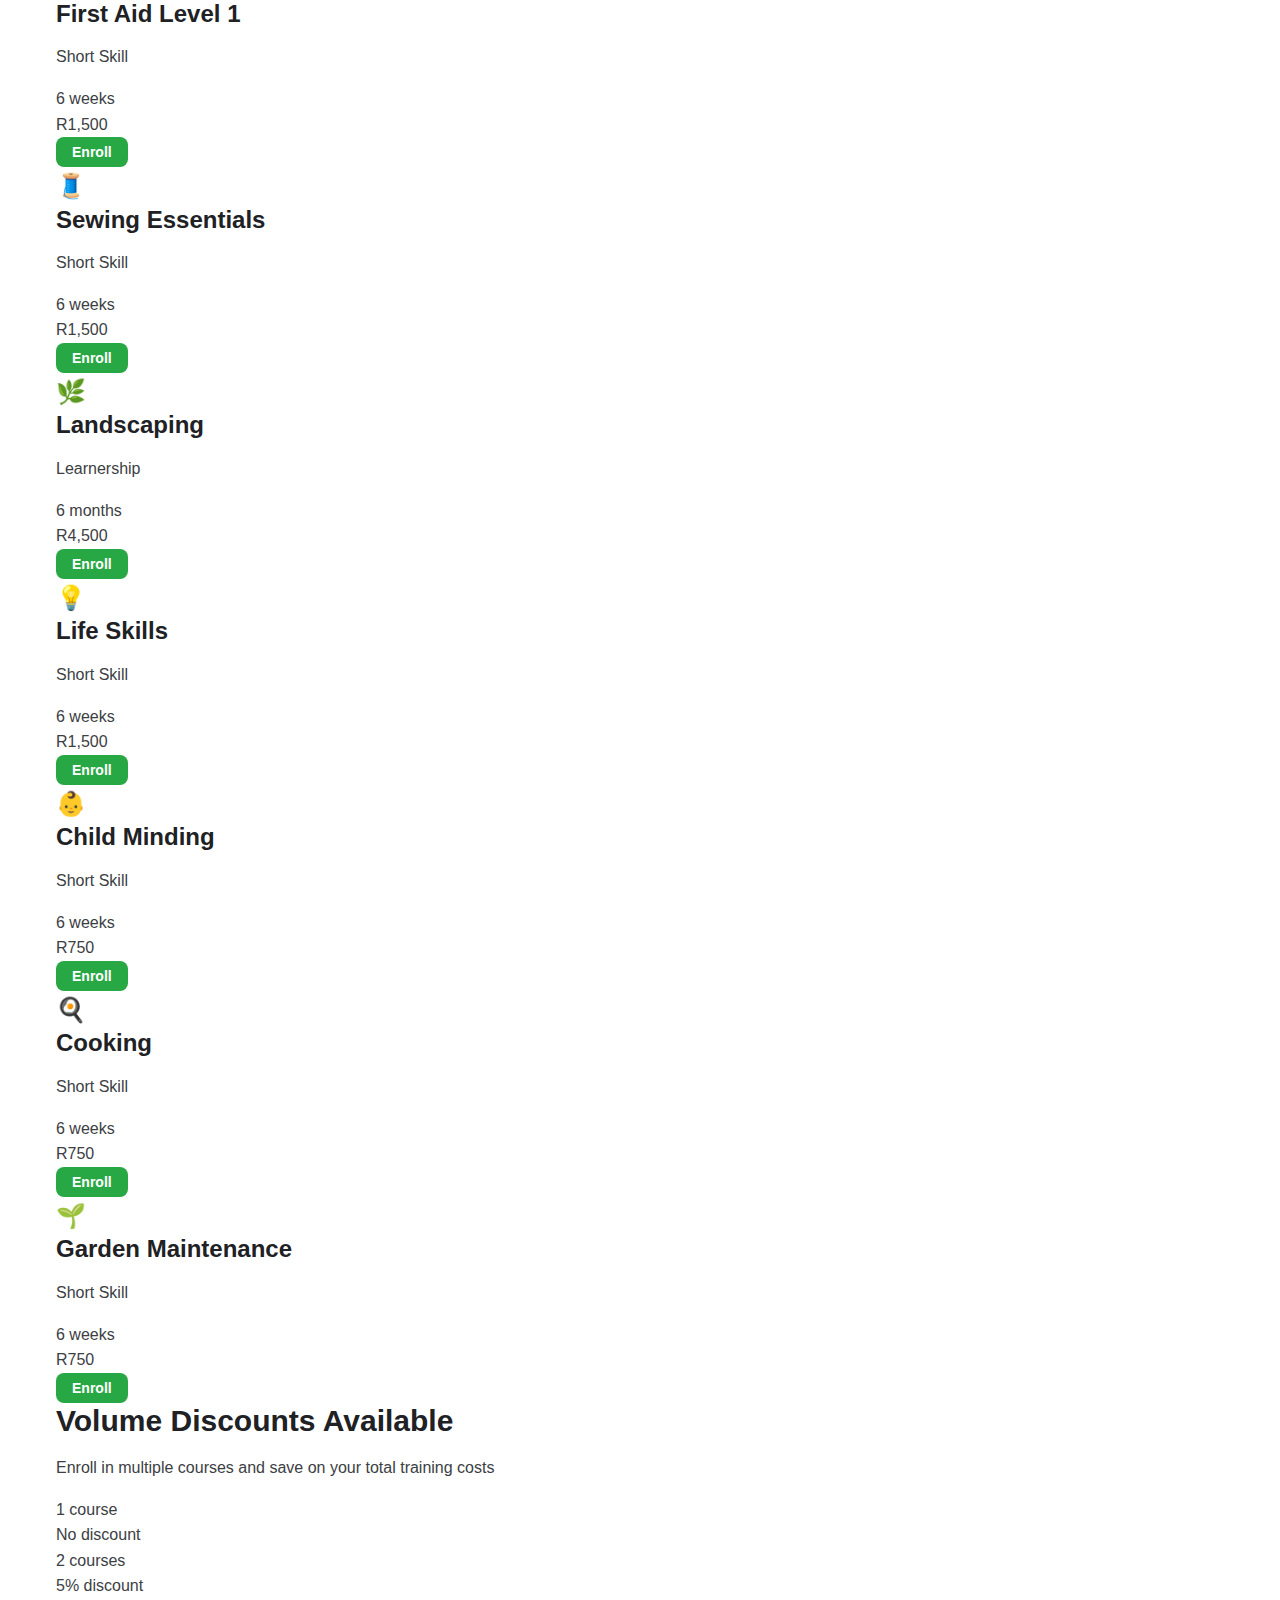
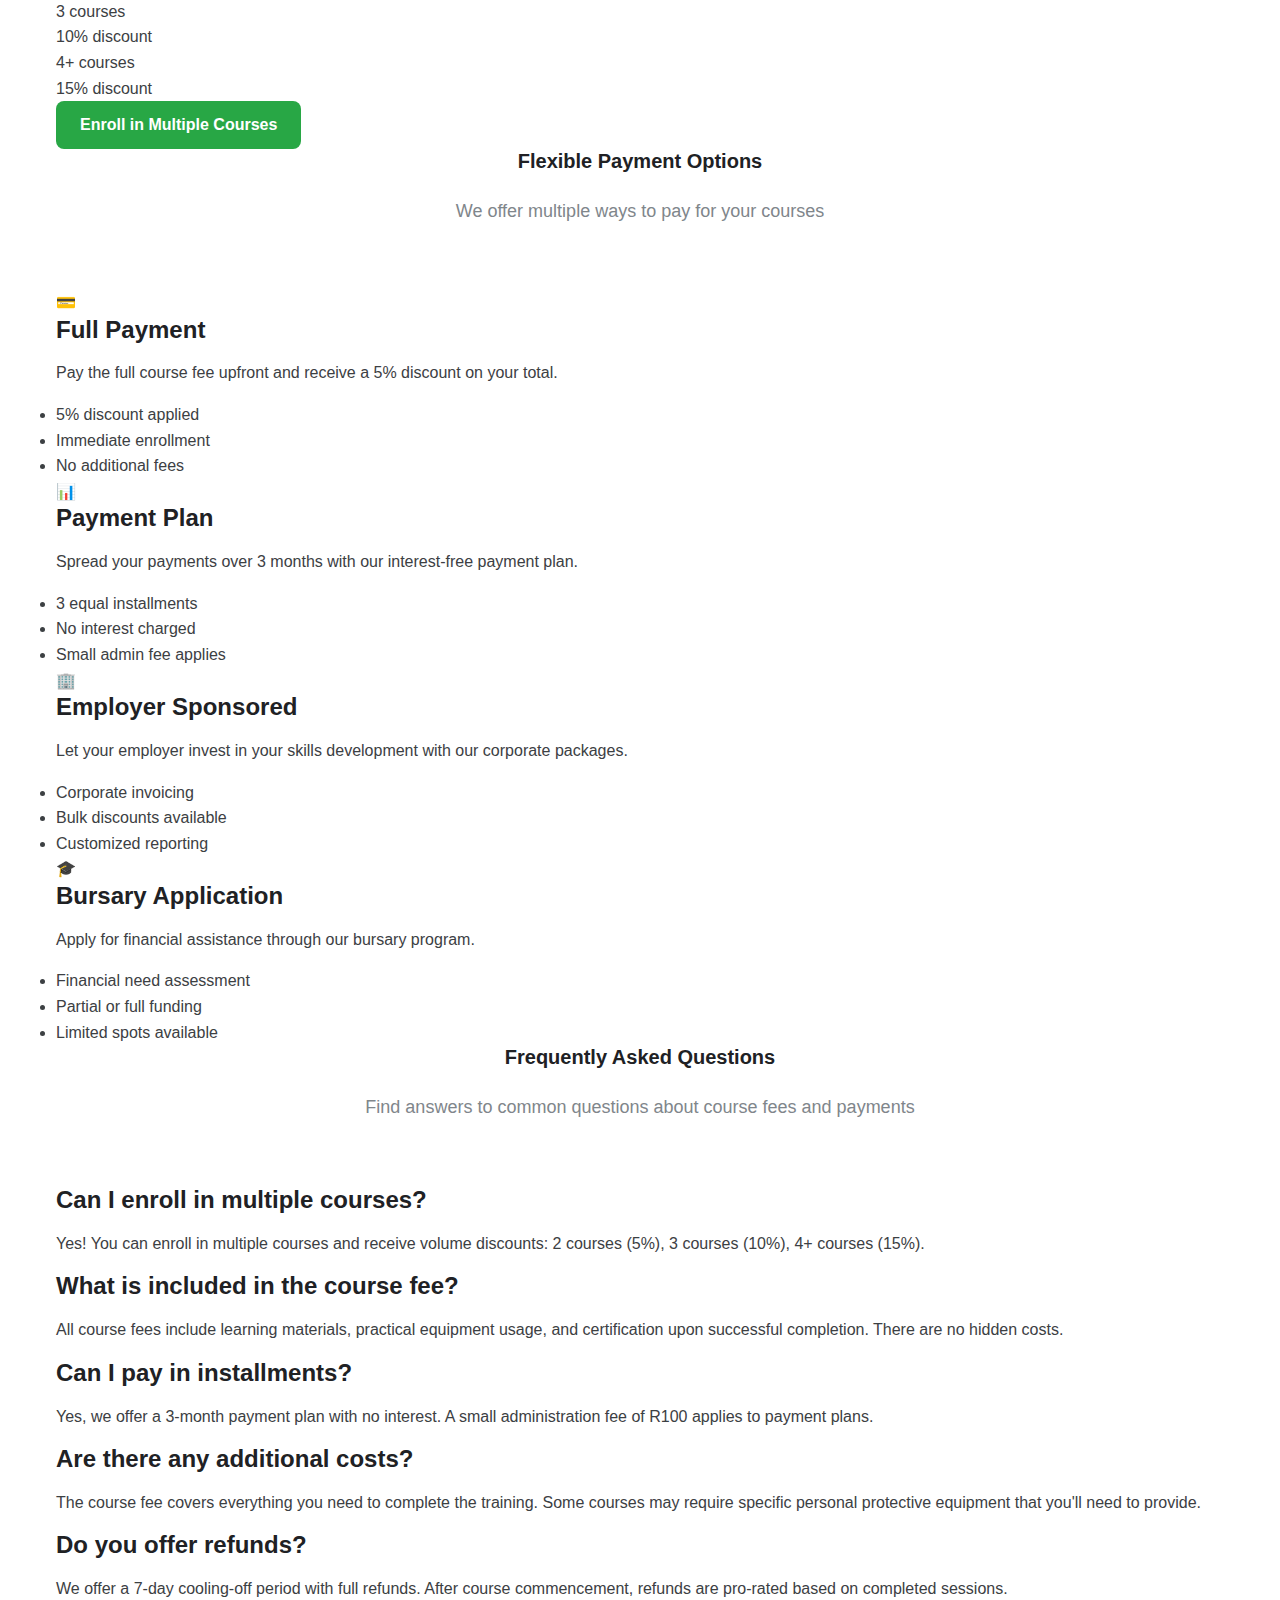
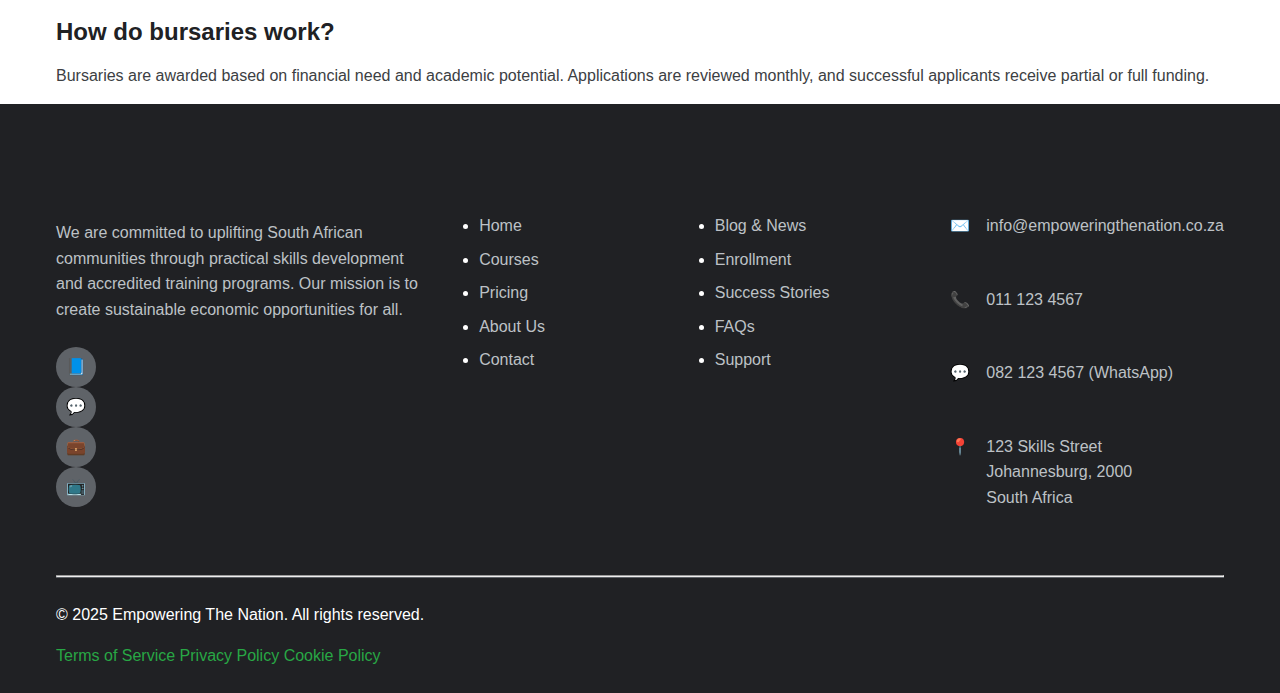
<file: pricing.html>
<!DOCTYPE html>
<html lang="en">

<head>
    <meta charset="UTF-8">
    <meta name="viewport" content="width=device-width, initial-scale=1.0">
    <meta name="description"
        content="Transparent pricing for all our skills training courses. Calculate your total cost and explore payment options at Empowering The Nation.">
    <meta name="keywords"
        content="pricing, course fees, payment plans, bursaries, employer sponsorship, skills training costs">
    <title>Course Pricing - Empowering The Nation</title>
    <link rel="stylesheet" href="styles.css">
    <link rel="icon" type="image/x-icon"
        href="data:image/svg+xml,<svg xmlns='http://www.w3.org/2000/svg' viewBox='0 0 100 100'><text y='.9em' font-size='90'>🎓</text></svg>">
</head>

<body>
    <a href="#main-content" class="skip-link">Skip to main content</a>

    <!-- Header -->
    <header class="header">
        <div class="nav-container">
            <div class="nav-content">
                <div class="logo">
                    <img src="_images/logo/Logo.jpeg" alt="Empowering The Nation Logo" class="logo-img">
                </div>

                <nav class="desktop-nav">
                    <div class="nav-links">
                        <a href="index.html" class="nav-link">Home</a>
                        <a href="courses.html" class="nav-link">Courses</a>
                        <a href="pricing.html" class="nav-link active">Pricing</a>
                        <a href="about.html" class="nav-link">About</a>
                        <a href="blog.html" class="nav-link">Blog</a>
                        <a href="contact.html" class="nav-link">Contact</a>
                    </div>

                    <div class="nav-cta">
                        <label class="theme-switch" for="theme-toggle">
                            <input type="checkbox" id="theme-toggle" title="Toggle dark/light theme">
                            <span class="theme-slider"></span>
                        </label>
                        <a href="enroll.html" class="btn btn-primary active">Enroll Now</a>
                    </div>
                </nav>

                <div class="mobile-menu-btn">
                    <button class="mobile-menu-button" aria-label="Open menu">
                        <span class="menu-icon"></span>
                        <span class="menu-icon"></span>
                        <span class="menu-icon"></span>
                    </button>
                </div>
            </div>
        </div>
    </header>

    <!-- Mobile Menu -->
    <div class="mobile-menu" id="mobile-menu">
        <div class="mobile-menu-header">
            <h2 class="mobile-menu-title">Menu</h2>
            <button class="close-mobile-menu" aria-label="Close menu">
                <span class="close-icon"></span>
            </button>
        </div>

        <nav class="mobile-nav">
            <a href="index.html" class="mobile-nav-link">Home</a>
            <a href="courses.html" class="mobile-nav-link">Courses</a>
            <a href="pricing.html" class="mobile-nav-link active">Pricing</a>
            <a href="about.html" class="mobile-nav-link">About</a>
            <a href="blog.html" class="mobile-nav-link">Blog</a>
            <a href="contact.html" class="mobile-nav-link">Contact</a>

            <div class="mobile-nav-cta">
                <a href="enroll.html" class="btn btn-primary">Enroll Now</a>
            </div>
        </nav>
    </div>

    <div class="mobile-overlay" id="mobile-overlay"></div>

    <!-- Main Content -->
    <main id="main-content">
        <!-- Breadcrumbs -->
        <section class="breadcrumbs">
            <div class="container">
                <nav aria-label="Breadcrumb">
                    <ol class="breadcrumb-list">
                        <li class="breadcrumb-item">
                            <a href="index.html" class="breadcrumb-link">Home</a>
                        </li>
                        <li class="breadcrumb-item">
                            <span class="breadcrumb-current">Pricing</span>
                        </li>
                    </ol>
                </nav>
            </div>
        </section>

        <!-- Hero Section -->
        <section class="hero">
            <div class="hero-container">
                <div class="hero-content">
                    <h1 class="hero-title">Course Pricing</h1>
                    <p class="hero-description">Transparent pricing with flexible payment options and volume discounts
                        for multiple courses</p>
                </div>
            </div>
        </section>

        <!-- Pricing Calculator -->
        <section class="pricing-calculator">
            <div class="calculator-container">
                <div class="calculator-grid">
                    <div class="calculator-form">
                        <h2 class="calculator-title">Calculate Your Course Fees</h2>
                        <p class="calculator-description">Select multiple courses to see volume discounts and payment
                            breakdown</p>

                        <div class="form-group">
                            <label for="course-select" class="form-label">Select Courses</label>
                            <select id="course-select" class="form-select" multiple size="7">
                                <option value="first-aid" data-price="1500">First Aid Level 1 - R1,500</option>
                                <option value="sewing" data-price="1500">Sewing Essentials - R1,500</option>
                                <option value="landscaping" data-price="4500">Landscaping - R4,500</option>
                                <option value="life-skills" data-price="1500">Life Skills - R1,500</option>
                                <option value="child-minding" data-price="750">Child Minding - R750</option>
                                <option value="cooking" data-price="750">Cooking - R750</option>
                                <option value="garden-maintenance" data-price="750">Garden Maintenance - R750</option>
                            </select>
                            <small class="form-hint">Hold Ctrl/Cmd to select multiple courses. Volume discounts: 2
                                courses (5%) | 3 courses (10%) | 4+ courses (15%)</small>
                        </div>

                        <div class="form-group">
                            <label for="funding-option" class="form-label">Funding Option</label>
                            <select id="funding-option" class="form-select">
                                <option value="full-payment">Full Payment (5% discount)</option>
                                <option value="payment-plan">Payment Plan (3 installments)</option>
                                <option value="employer">Employer Sponsored</option>
                                <option value="bursary">Bursary Application</option>
                            </select>
                        </div>

                        <div class="calculator-actions">
                            <button id="calculate-btn" class="btn btn-primary">Calculate Total</button>
                            <button id="reset-calculator" class="btn btn-outline">Reset</button>
                        </div>
                    </div>

                    <div class="calculator-results">
                        <div class="results-card">
                            <h3 class="results-title">Your Quote</h3>
                            <div class="results-content">
                                <div class="result-item">
                                    <span class="result-label">Course Fee:</span>
                                    <span id="course-fee" class="result-value">R0.00</span>
                                </div>
                                <div class="result-item">
                                    <span class="result-label">Volume Discount:</span>
                                    <span id="volume-discount" class="result-value">R0.00</span>
                                </div>
                                <div class="result-item">
                                    <span class="result-label">Payment Discount:</span>
                                    <span id="payment-discount" class="result-value">R0.00</span>
                                </div>
                                <div class="result-divider"></div>
                                <div class="result-item total">
                                    <span class="result-label">Total Amount:</span>
                                    <span id="total-amount" class="result-value">R0.00</span>
                                </div>
                                <div class="payment-breakdown" id="payment-breakdown">
                                    <!-- Payment breakdown will be shown here -->
                                </div>
                            </div>
                            <div class="results-actions">
                                <a href="enroll.html" class="btn btn-accent">Enroll Now</a>
                                <button id="save-quote" class="btn btn-outline">Save Quote</button>
                            </div>
                        </div>
                    </div>
                </div>
            </div>
        </section>

        <!-- Course Pricing Table -->
        <section class="pricing-table-section">
            <div class="container">
                <div class="section-header">
                    <h2 class="section-title">Course Pricing Overview</h2>
                    <p class="section-description">All prices include learning materials and certification. Save more
                        when you enroll in multiple courses!</p>
                </div>

                <div class="pricing-table">
                    <div class="table-header">
                        <div class="table-col course-col">Course</div>
                        <div class="table-col duration-col">Duration</div>
                        <div class="table-col price-col">Price</div>
                        <div class="table-col action-col"></div>
                    </div>

                    <div class="table-row">
                        <div class="table-col course-col">
                            <div class="course-info">
                                <div class="course-icon">🩹</div>
                                <div>
                                    <h3 class="course-name">First Aid Level 1</h3>
                                    <p class="course-type">Short Skill</p>
                                </div>
                            </div>
                        </div>
                        <div class="table-col duration-col">6 weeks</div>
                        <div class="table-col price-col">R1,500</div>
                        <div class="table-col action-col">
                            <a href="enroll.html" class="btn btn-sm btn-primary">Enroll</a>
                        </div>
                    </div>

                    <div class="table-row">
                        <div class="table-col course-col">
                            <div class="course-info">
                                <div class="course-icon">🧵</div>
                                <div>
                                    <h3 class="course-name">Sewing Essentials</h3>
                                    <p class="course-type">Short Skill</p>
                                </div>
                            </div>
                        </div>
                        <div class="table-col duration-col">6 weeks</div>
                        <div class="table-col price-col">R1,500</div>
                        <div class="table-col action-col">
                            <a href="enroll.html" class="btn btn-sm btn-primary">Enroll</a>
                        </div>
                    </div>

                    <div class="table-row">
                        <div class="table-col course-col">
                            <div class="course-info">
                                <div class="course-icon">🌿</div>
                                <div>
                                    <h3 class="course-name">Landscaping</h3>
                                    <p class="course-type">Learnership</p>
                                </div>
                            </div>
                        </div>
                        <div class="table-col duration-col">6 months</div>
                        <div class="table-col price-col">R4,500</div>
                        <div class="table-col action-col">
                            <a href="enroll.html" class="btn btn-sm btn-primary">Enroll</a>
                        </div>
                    </div>

                    <div class="table-row">
                        <div class="table-col course-col">
                            <div class="course-info">
                                <div class="course-icon">💡</div>
                                <div>
                                    <h3 class="course-name">Life Skills</h3>
                                    <p class="course-type">Short Skill</p>
                                </div>
                            </div>
                        </div>
                        <div class="table-col duration-col">6 weeks</div>
                        <div class="table-col price-col">R1,500</div>
                        <div class="table-col action-col">
                            <a href="enroll.html" class="btn btn-sm btn-primary">Enroll</a>
                        </div>
                    </div>

                    <div class="table-row">
                        <div class="table-col course-col">
                            <div class="course-info">
                                <div class="course-icon">👶</div>
                                <div>
                                    <h3 class="course-name">Child Minding</h3>
                                    <p class="course-type">Short Skill</p>
                                </div>
                            </div>
                        </div>
                        <div class="table-col duration-col">6 weeks</div>
                        <div class="table-col price-col">R750</div>
                        <div class="table-col action-col">
                            <a href="enroll.html" class="btn btn-sm btn-primary">Enroll</a>
                        </div>
                    </div>

                    <div class="table-row">
                        <div class="table-col course-col">
                            <div class="course-info">
                                <div class="course-icon">🍳</div>
                                <div>
                                    <h3 class="course-name">Cooking</h3>
                                    <p class="course-type">Short Skill</p>
                                </div>
                            </div>
                        </div>
                        <div class="table-col duration-col">6 weeks</div>
                        <div class="table-col price-col">R750</div>
                        <div class="table-col action-col">
                            <a href="enroll.html" class="btn btn-sm btn-primary">Enroll</a>
                        </div>
                    </div>

                    <div class="table-row">
                        <div class="table-col course-col">
                            <div class="course-info">
                                <div class="course-icon">🌱</div>
                                <div>
                                    <h3 class="course-name">Garden Maintenance</h3>
                                    <p class="course-type">Short Skill</p>
                                </div>
                            </div>
                        </div>
                        <div class="table-col duration-col">6 weeks</div>
                        <div class="table-col price-col">R750</div>
                        <div class="table-col action-col">
                            <a href="enroll.html" class="btn btn-sm btn-primary">Enroll</a>
                        </div>
                    </div>
                </div>
            </div>
        </section>

        <!-- Volume Discounts -->
        <section class="group-discounts">
            <div class="container">
                <div class="discount-callout">
                    <div class="discount-content">
                        <h2 class="discount-title">Volume Discounts Available</h2>
                        <p class="discount-description">Enroll in multiple courses and save on your total training costs
                        </p>
                        <div class="discount-tiers">
                            <div class="tier">
                                <div class="tier-range">1 course</div>
                                <div class="tier-discount">No discount</div>
                            </div>
                            <div class="tier">
                                <div class="tier-range">2 courses</div>
                                <div class="tier-discount">5% discount</div>
                            </div>
                            <div class="tier">
                                <div class="tier-range">3 courses</div>
                                <div class="tier-discount">10% discount</div>
                            </div>
                            <div class="tier">
                                <div class="tier-range">4+ courses</div>
                                <div class="tier-discount">15% discount</div>
                            </div>
                        </div>
                        <a href="enroll.html" class="btn btn-primary">Enroll in Multiple Courses</a>
                    </div>
                </div>
            </div>
        </section>

        <!-- Payment Options -->
        <section class="payment-options">
            <div class="container">
                <div class="section-header">
                    <h2 class="section-title">Flexible Payment Options</h2>
                    <p class="section-description">We offer multiple ways to pay for your courses</p>
                </div>

                <div class="options-grid">
                    <div class="option-card">
                        <div class="option-icon">💳</div>
                        <h3 class="option-title">Full Payment</h3>
                        <p class="option-description">Pay the full course fee upfront and receive a 5% discount on your
                            total.</p>
                        <ul class="option-features">
                            <li>5% discount applied</li>
                            <li>Immediate enrollment</li>
                            <li>No additional fees</li>
                        </ul>
                    </div>

                    <div class="option-card">
                        <div class="option-icon">📊</div>
                        <h3 class="option-title">Payment Plan</h3>
                        <p class="option-description">Spread your payments over 3 months with our interest-free payment
                            plan.</p>
                        <ul class="option-features">
                            <li>3 equal installments</li>
                            <li>No interest charged</li>
                            <li>Small admin fee applies</li>
                        </ul>
                    </div>

                    <div class="option-card">
                        <div class="option-icon">🏢</div>
                        <h3 class="option-title">Employer Sponsored</h3>
                        <p class="option-description">Let your employer invest in your skills development with our
                            corporate packages.</p>
                        <ul class="option-features">
                            <li>Corporate invoicing</li>
                            <li>Bulk discounts available</li>
                            <li>Customized reporting</li>
                        </ul>
                    </div>

                    <div class="option-card">
                        <div class="option-icon">🎓</div>
                        <h3 class="option-title">Bursary Application</h3>
                        <p class="option-description">Apply for financial assistance through our bursary program.</p>
                        <ul class="option-features">
                            <li>Financial need assessment</li>
                            <li>Partial or full funding</li>
                            <li>Limited spots available</li>
                        </ul>
                    </div>
                </div>
            </div>
        </section>

        <!-- FAQ Section -->
        <section class="faq-section">
            <div class="container">
                <div class="section-header">
                    <h2 class="section-title">Frequently Asked Questions</h2>
                    <p class="section-description">Find answers to common questions about course fees and payments</p>
                </div>

                <div class="faq-grid">
                    <div class="faq-item">
                        <h3 class="faq-question">Can I enroll in multiple courses?</h3>
                        <p class="faq-answer">Yes! You can enroll in multiple courses and receive volume discounts: 2
                            courses (5%), 3 courses (10%), 4+ courses (15%).</p>
                    </div>

                    <div class="faq-item">
                        <h3 class="faq-question">What is included in the course fee?</h3>
                        <p class="faq-answer">All course fees include learning materials, practical equipment usage, and
                            certification upon successful completion. There are no hidden costs.</p>
                    </div>

                    <div class="faq-item">
                        <h3 class="faq-question">Can I pay in installments?</h3>
                        <p class="faq-answer">Yes, we offer a 3-month payment plan with no interest. A small
                            administration fee of R100 applies to payment plans.</p>
                    </div>

                    <div class="faq-item">
                        <h3 class="faq-question">Are there any additional costs?</h3>
                        <p class="faq-answer">The course fee covers everything you need to complete the training. Some
                            courses may require specific personal protective equipment that you'll need to provide.</p>
                    </div>

                    <div class="faq-item">
                        <h3 class="faq-question">Do you offer refunds?</h3>
                        <p class="faq-answer">We offer a 7-day cooling-off period with full refunds. After course
                            commencement, refunds are pro-rated based on completed sessions.</p>
                    </div>

                    <div class="faq-item">
                        <h3 class="faq-question">How do bursaries work?</h3>
                        <p class="faq-answer">Bursaries are awarded based on financial need and academic potential.
                            Applications are reviewed monthly, and successful applicants receive partial or full
                            funding.</p>
                    </div>
                </div>
            </div>
        </section>
    </main>

    <!-- Footer -->
    <footer class="footer">
        <div class="footer-container">
            <div class="footer-grid">
                <div class="footer-about">
                    <h2 class="footer-title">Empowering The Nation</h2>
                    <p class="footer-description">We are committed to uplifting South African communities through
                        practical skills development and accredited training programs. Our mission is to create
                        sustainable economic opportunities for all.</p>
                    <div class="social-links">
                        <a href="#" class="social-link" aria-label="Facebook">📘</a>
                        <a href="#" class="social-link" aria-label="WhatsApp">💬</a>
                        <a href="#" class="social-link" aria-label="LinkedIn">💼</a>
                        <a href="#" class="social-link" aria-label="YouTube">📺</a>
                    </div>
                </div>

                <div class="footer-links">
                    <h3 class="footer-subtitle">Quick Links</h3>
                    <ul class="footer-nav">
                        <li><a href="index.html" class="footer-link">Home</a></li>
                        <li><a href="courses.html" class="footer-link">Courses</a></li>
                        <li><a href="pricing.html" class="footer-link">Pricing</a></li>
                        <li><a href="about.html" class="footer-link">About Us</a></li>
                        <li><a href="contact.html" class="footer-link">Contact</a></li>
                    </ul>
                </div>

                <div class="footer-links">
                    <h3 class="footer-subtitle">Resources</h3>
                    <ul class="footer-nav">
                        <li><a href="blog.html" class="footer-link">Blog & News</a></li>
                        <li><a href="enroll.html" class="footer-link">Enrollment</a></li>
                        <li><a href="#" class="footer-link">Success Stories</a></li>
                        <li><a href="#" class="footer-link">FAQs</a></li>
                        <li><a href="#" class="footer-link">Support</a></li>
                    </ul>
                </div>

                <div class="footer-contact">
                    <h3 class="footer-subtitle">Contact Information</h3>
                    <ul class="contact-info">
                        <li>
                            <span>✉️</span>
                            <span>info@empoweringthenation.co.za</span>
                        </li>
                        <li>
                            <span>📞</span>
                            <span>011 123 4567</span>
                        </li>
                        <li>
                            <span>💬</span>
                            <span>082 123 4567 (WhatsApp)</span>
                        </li>
                        <li>
                            <span>📍</span>
                            <span>123 Skills Street<br>Johannesburg, 2000<br>South Africa</span>
                        </li>
                    </ul>
                </div>
            </div>

            <hr class="footer-divider">

            <div class="footer-bottom">
                <p class="copyright">© 2025 Empowering The Nation. All rights reserved.</p>
                <div class="legal-links">
                    <a href="#" class="legal-link">Terms of Service</a>
                    <a href="#" class="legal-link">Privacy Policy</a>
                    <a href="#" class="legal-link">Cookie Policy</a>
                </div>
            </div>
        </div>
    </footer>

    <!-- Success/Error Notifications -->
    <div id="notification" class="notification hidden">
        <div class="notification-content">
            <div class="notification-body">
                <div id="notification-icon" class="notification-icon"></div>
                <div>
                    <div id="notification-title" class="notification-title"></div>
                    <div id="notification-message" class="notification-message"></div>
                </div>
                <button onclick="hideNotification()" class="notification-close" aria-label="Close notification">
                    ✕
                </button>
            </div>
        </div>
    </div>
    <script src="script.js"></script>
</body>

</html>
</file>
<file: styles.css>
/* CSS Variables */
:root {
  /* Colors */
  --primary-color: #28a745;
  --primary-dark: #105720;
  --primary-light: #085220;
  --secondary-color: #f8b739;
  --secondary-dark: #d89a20;
  --secondary-light: #f9d086;
  --accent-color: #e74c3c;
  --accent-light: #f1948a;

  /* Neutral Colors */
  --white: #ffffff;
  --light-gray: #f8f9fa;
  --gray-100: #f1f3f4;
  --gray-200: #e8eaed;
  --gray-300: #dadce0;
  --gray-400: #bdc1c6;
  --gray-500: #9aa0a6;
  --gray-600: #80868b;
  --gray-700: #5f6368;
  --gray-800: #3c4043;
  --gray-900: #202124;
  --black: #000000;

  /* Semantic Colors */
  --success-color: #28a745;
  --warning-color: #ffc107;
  --error-color: #dc3545;
  --info-color: #17a2b8;

  /* Typography */
  --font-family: "Segoe UI", Tahoma, Geneva, Verdana, sans-serif;
  --font-size-xs: 0.75rem;
  --font-size-sm: 0.875rem;
  --font-size-base: 1rem;
  --font-size-lg: 1.125rem;
  --font-size-xl: 1.25rem;
  --font-size-2xl: 1.5rem;
  --font-size-3xl: 1.875rem;
  --font-size-4xl: 2.25rem;
  --font-size-5xl: 3rem;

  /* Spacing */
  --spacing-xs: 0.25rem;
  --spacing-sm: 0.5rem;
  --spacing-md: 1rem;
  --spacing-lg: 1.5rem;
  --spacing-xl: 2rem;
  --spacing-2xl: 3rem;
  --spacing-3xl: 4rem;

  /* Border Radius */
  --border-radius-sm: 0.25rem;
  --border-radius: 0.5rem;
  --border-radius-lg: 0.75rem;
  --border-radius-xl: 1rem;

  /* Shadows */
  --shadow-sm: 0 1px 2px 0 rgba(0, 0, 0, 0.05);
  --shadow: 0 1px 3px 0 rgba(0, 0, 0, 0.1), 0 1px 2px 0 rgba(0, 0, 0, 0.06);
  --shadow-md: 0 4px 6px -1px rgba(0, 0, 0, 0.1),
    0 2px 4px -1px rgba(0, 0, 0, 0.06);
  --shadow-lg: 0 10px 15px -3px rgba(0, 0, 0, 0.1),
    0 4px 6px -2px rgba(0, 0, 0, 0.05);
  --shadow-xl: 0 20px 25px -5px rgba(0, 0, 0, 0.1),
    0 10px 10px -5px rgba(0, 0, 0, 0.04);

  /* Transitions */
  --transition-fast: 0.15s ease-in-out;
  --transition: 0.3s ease-in-out;
  --transition-slow: 0.5s ease-in-out;

  /* Layout */
  --header-height: 80px;
  --container-max-width: 1200px;
  --container-padding: var(--spacing-md);
}

/* Dark Theme Variables */
[data-theme="dark"] {
  --white: #121212;
  --light-gray: #1e1e1e;
  --gray-100: #2d2d2d;
  --gray-200: #3d3d3d;
  --gray-300: #4d4d4d;
  --gray-400: #6d6d6d;
  --gray-500: #8d8d8d;
  --gray-600: #adadad;
  --gray-700: #cdcdcd;
  --gray-800: #dedede;
  --gray-900: #f5f5f5;
  --black: #ffffff;
}

/* Base Styles */
* {
  margin: 0;
  padding: 0;
  box-sizing: border-box;
}

html {
  scroll-behavior: smooth;
}

body {
  font-family: var(--font-family);
  font-size: var(--font-size-base);
  line-height: 1.6;
  color: var(--gray-800);
  background-color: var(--white);
  transition: background-color var(--transition), color var(--transition);
}

/* Typography */
h1,
h2,
h3,
h4,
h5,
h6 {
  font-weight: 600;
  line-height: 1.2;
  margin-bottom: var(--spacing-md);
  color: var(--gray-900);
}

h1 {
  font-size: var(--font-size-4xl);
}
h2 {
  font-size: var(--font-size-3xl);
}
h3 {
  font-size: var(--font-size-2xl);
}
h4 {
  font-size: var(--font-size-xl);
}
h5 {
  font-size: var(--font-size-lg);
}
h6 {
  font-size: var(--font-size-base);
}

p {
  margin-bottom: var(--spacing-md);
}

a {
  color: var(--primary-color);
  text-decoration: none;
  transition: color var(--transition-fast);
}

a:hover {
  color: var(--primary-dark);
}

/* Layout Components */
.container {
  max-width: var(--container-max-width);
  margin: 0 auto;
  padding: 0 var(--container-padding);
}

.text-center {
  text-align: center;
}

.hidden {
  display: none !important;
}

.visually-hidden {
  position: absolute;
  width: 1px;
  height: 1px;
  padding: 0;
  margin: -1px;
  overflow: hidden;
  clip: rect(0, 0, 0, 0);
  border: 0;
}

/* Skip Link */
.skip-link {
  position: absolute;
  top: -40px;
  left: var(--spacing-md);
  background: var(--primary-color);
  color: var(--white);
  padding: var(--spacing-sm) var(--spacing-md);
  text-decoration: none;
  border-radius: var(--border-radius);
  z-index: 1000;
  transition: top var(--transition-fast);
}

.skip-link:focus {
  top: var(--spacing-md);
}

/* Header & Navigation */
.header {
  position: fixed;
  top: 0;
  left: 0;
  right: 0;
  background: var(--white);
  box-shadow: var(--shadow);
  z-index: 1000;
  height: var(--header-height);
  transition: background-color var(--transition), box-shadow var(--transition);
}

.nav-container {
  max-width: var(--container-max-width);
  margin: 0 auto;
  padding: 0 var(--container-padding);
}

.nav-content {
  display: flex;
  align-items: center;
  justify-content: space-between;
  height: var(--header-height);
}

/* Logo */
.logo {
  display: flex;
  align-items: center;
  gap: var(--spacing-md);
}

.logo-img {
  height: 50px;
  width: auto;
  border-radius: var(--border-radius);
}

.logo-text {
  font-size: var(--font-size-xl);
  font-weight: 700;
  color: var(--primary-color);
}

/* Desktop Navigation */
.desktop-nav {
  display: flex;
  align-items: center;
  gap: var(--spacing-xl);
}

.nav-links {
  display: flex;
  align-items: center;
  gap: var(--spacing-lg);
}

.nav-link {
  color: var(--gray-700);
  font-weight: 500;
  padding: var(--spacing-sm) var(--spacing-md);
  border-radius: var(--border-radius);
  transition: all var(--transition-fast);
}

.nav-link:hover,
.nav-link.active {
  color: var(--primary-color);
  background-color: var(--light-gray);
}

/* Dropdown Menu */
.dropdown {
  position: relative;
}

.dropdown-toggle {
  cursor: pointer;
  display: flex;
  align-items: center;
  gap: var(--spacing-xs);
}

.dropdown-toggle::after {
  content: "▼";
  font-size: var(--font-size-xs);
  transition: transform var(--transition-fast);
}

.dropdown.active .dropdown-toggle::after {
  transform: rotate(180deg);
}

.dropdown-content {
  position: absolute;
  top: 100%;
  left: 0;
  background: var(--white);
  min-width: 200px;
  box-shadow: var(--shadow-lg);
  border-radius: var(--border-radius);
  padding: var(--spacing-sm) 0;
  opacity: 0;
  visibility: hidden;
  transform: translateY(-10px);
  transition: all var(--transition-fast);
  z-index: 1000;
}

.dropdown.active .dropdown-content {
  opacity: 1;
  visibility: visible;
  transform: translateY(0);
}

.dropdown-content a {
  display: block;
  padding: var(--spacing-sm) var(--spacing-md);
  color: var(--gray-700);
  transition: all var(--transition-fast);
}

.dropdown-content a:hover {
  background-color: var(--light-gray);
  color: var(--primary-color);
}

/* Navigation CTA */
.nav-cta {
  display: flex;
  align-items: center;
  gap: var(--spacing-md);
}

/* Theme Switch */
.theme-switch {
  position: relative;
  display: inline-block;
  width: 50px;
  height: 24px;
}

.theme-switch input {
  opacity: 0;
  width: 0;
  height: 0;
}

.theme-slider {
  position: absolute;
  cursor: pointer;
  top: 0;
  left: 0;
  right: 0;
  bottom: 0;
  background-color: var(--gray-300);
  transition: var(--transition);
  border-radius: 34px;
}

.theme-slider:before {
  position: absolute;
  content: "";
  height: 16px;
  width: 16px;
  left: 4px;
  bottom: 4px;
  background-color: var(--white);
  transition: var(--transition);
  border-radius: 50%;
}

input:checked + .theme-slider {
  background-color: var(--primary-color);
}

input:checked + .theme-slider:before {
  transform: translateX(26px);
}

/* Mobile Menu */
.mobile-menu-btn {
  display: none;
}

.mobile-menu-button {
  background: none;
  border: none;
  cursor: pointer;
  padding: var(--spacing-sm);
  display: flex;
  flex-direction: column;
  gap: 4px;
}

.menu-icon {
  width: 20px;
  height: 2px;
  background-color: var(--gray-700);
  transition: var(--transition);
}

.mobile-menu {
  position: fixed;
  top: 0;
  right: -100%;
  width: 300px;
  height: 100vh;
  background: var(--white);
  box-shadow: var(--shadow-xl);
  transition: right var(--transition);
  z-index: 1001;
  overflow-y: auto;
}

.mobile-menu.active {
  right: 0;
}

.mobile-menu-header {
  display: flex;
  align-items: center;
  justify-content: space-between;
  padding: var(--spacing-lg);
  border-bottom: 1px solid var(--gray-200);
}

.close-mobile-menu {
  background: none;
  border: none;
  cursor: pointer;
  padding: var(--spacing-sm);
  font-size: var(--font-size-xl);
}

.mobile-nav {
  padding: var(--spacing-lg);
}

.mobile-nav-link {
  display: block;
  padding: var(--spacing-md);
  color: var(--gray-700);
  border-radius: var(--border-radius);
  margin-bottom: var(--spacing-xs);
  transition: all var(--transition-fast);
}

.mobile-nav-link:hover,
.mobile-nav-link.active {
  background-color: var(--light-gray);
  color: var(--primary-color);
}

.mobile-nav-cta {
  padding: var(--spacing-lg);
  border-top: 1px solid var(--gray-200);
}

.mobile-overlay {
  position: fixed;
  top: 0;
  left: 0;
  width: 100%;
  height: 100%;
  background: rgba(0, 0, 0, 0.5);
  opacity: 0;
  visibility: hidden;
  transition: all var(--transition);
  z-index: 999;
}

.mobile-overlay.active {
  opacity: 1;
  visibility: visible;
}

/* Buttons */
.btn {
  display: inline-flex;
  align-items: center;
  gap: var(--spacing-sm);
  padding: var(--spacing-md) var(--spacing-lg);
  border: none;
  border-radius: var(--border-radius);
  font-weight: 600;
  text-decoration: none;
  cursor: pointer;
  transition: all var(--transition-fast);
  font-size: var(--font-size-base);
  line-height: 1;
}

.btn-primary {
  background-color: var(--primary-color);
  color: var(--white);
}

.btn-primary:hover {
  background-color: var(--primary-dark);
  transform: translateY(-2px);
  box-shadow: var(--shadow-md);
}

.btn-light {
  background-color: var(--white);
  color: var(--primary-color);
  border: 2px solid var(--primary-color);
}

.btn-light:hover {
  background-color: var(--primary-color);
  color: var(--white);
  transform: translateY(-2px);
  box-shadow: var(--shadow-md);
}

.btn-accent {
  background-color: var(--secondary-color);
  color: var(--gray-900);
}

.btn-accent:hover {
  background-color: var(--secondary-dark);
  transform: translateY(-2px);
  box-shadow: var(--shadow-md);
}

.btn-outline {
  background-color: transparent;
  color: var(--primary-color);
  border: 2px solid var(--primary-color);
}

.btn-outline:hover {
  background-color: var(--primary-color);
  color: var(--white);
  transform: translateY(-2px);
}

.btn-sm {
  padding: var(--spacing-sm) var(--spacing-md);
  font-size: var(--font-size-sm);
}

.btn-full {
  width: 100%;
  justify-content: center;
}

/* Main Content */
main {
  margin-top: var(--header-height);
  min-height: calc(100vh - var(--header-height));
}

/* Breadcrumbs */
.breadcrumbs {
  background-color: var(--light-gray);
  padding: var(--spacing-md) 0;
  border-bottom: 1px solid var(--gray-200);
}

.breadcrumb-list {
  display: flex;
  align-items: center;
  gap: var(--spacing-sm);
  list-style: none;
}

.breadcrumb-item {
  display: flex;
  align-items: center;
  gap: var(--spacing-sm);
}

.breadcrumb-link {
  color: var(--gray-600);
  font-size: var(--font-size-sm);
}

.breadcrumb-current {
  color: var(--gray-900);
  font-size: var(--font-size-sm);
  font-weight: 600;
}

.breadcrumb-item:not(:last-child)::after {
  content: "/";
  color: var(--gray-400);
  margin-left: var(--spacing-sm);
}

/* Hero Sections */
.hero {
  background: linear-gradient(135deg, var(--primary-color), var(--primary-dark));
  color: var(--white);
  padding: var(--spacing-3xl) 0;
  text-align: center;
}

.hero-container {
  max-width: var(--container-max-width);
  margin: 0 auto;
  padding: 0 var(--container-padding);
}

.hero-content {
  max-width: 600px;
  margin: 0 auto;
}

.hero-title {
  font-size: var(--font-size-5xl);
  margin-bottom: var(--spacing-lg);
  color: var(--white);
}

.hero-description {
  font-size: var(--font-size-xl);
  margin-bottom: var(--spacing-2xl);
  opacity: 0.9;
}

.hero-buttons {
  display: flex;
  gap: var(--spacing-md);
  justify-content: center;
  flex-wrap: wrap;
}

/* Home Page Hero */
.hero-empowering {
  padding: var(--spacing-3xl) 0;
  background: linear-gradient(135deg, var(--primary-color), var(--primary-dark));
}

.hero-grid {
  display: grid;
  grid-template-columns: 1fr 1fr;
  gap: var(--spacing-3xl);
  align-items: center;
  max-width: var(--container-max-width);
  margin: 0 auto;
  padding: 0 var(--container-padding);
}

.hero-image-container {
  border-radius: var(--border-radius-xl);
  overflow: hidden;
  box-shadow: var(--shadow-xl);
}

.hero-img {
  width: 100%;
  height: auto;
  display: block;
}

/* Image Hover Effects */
.img-hover-zoom {
  overflow: hidden;
  border-radius: var(--border-radius);
}

.img-hover-zoom img {
  transition: transform var(--transition-slow);
}

.img-hover-zoom:hover img {
  transform: scale(1.05);
}

/* Trust Bar */
.trust-bar {
  background-color: var(--white);
  padding: var(--spacing-xl) 0;
  border-bottom: 1px solid var(--gray-200);
}

.trust-container {
  max-width: var(--container-max-width);
  margin: 0 auto;
  padding: 0 var(--container-padding);
}

.trust-grid {
  display: grid;
  grid-template-columns: repeat(auto-fit, minmax(200px, 1fr));
  gap: var(--spacing-lg);
  text-align: center;
}

.trust-item {
  display: flex;
  flex-direction: column;
  align-items: center;
  gap: var(--spacing-sm);
}

.trust-icon {
  font-size: var(--font-size-3xl);
}

.trust-text {
  font-weight: 600;
  color: var(--gray-700);
}

/* Section Styles */
.section-header {
  text-align: center;
  margin-bottom: var(--spacing-3xl);
}

.section-title {
  font-size: var(--font-size-4xl);
  margin-bottom: var(--spacing-lg);
  color: var(--gray-900);
}

.section-description {
  font-size: var(--font-size-lg);
  color: var(--gray-600);
  max-width: 600px;
  margin: 0 auto;
}

/* Why Choose Us Section */
.why-choose-us {
  padding: var(--spacing-3xl) 0;
  background-color: var(--light-gray);
}

.features-grid {
  display: grid;
  grid-template-columns: repeat(auto-fit, minmax(280px, 1fr));
  gap: var(--spacing-xl);
}

.feature-card {
  background: var(--white);
  padding: var(--spacing-2xl);
  border-radius: var(--border-radius-lg);
  text-align: center;
  box-shadow: var(--shadow);
  transition: transform var(--transition), box-shadow var(--transition);
}

.feature-card:hover {
  transform: translateY(-5px);
  box-shadow: var(--shadow-lg);
}

.feature-icon {
  font-size: var(--font-size-4xl);
  margin-bottom: var(--spacing-lg);
}

.feature-title {
  font-size: var(--font-size-xl);
  margin-bottom: var(--spacing-md);
  color: var(--gray-900);
}

.feature-description {
  color: var(--gray-600);
  line-height: 1.6;
}

/* Course Cards */
.featured-courses {
  padding: var(--spacing-3xl) 0;
}

.courses-container {
  max-width: var(--container-max-width);
  margin: 0 auto;
  padding: 0 var(--container-padding);
}

.courses-grid {
  display: grid;
  grid-template-columns: repeat(auto-fit, minmax(350px, 1fr));
  gap: var(--spacing-xl);
}

.course-card {
  background: var(--white);
  border-radius: var(--border-radius-lg);
  overflow: hidden;
  box-shadow: var(--shadow);
  transition: transform var(--transition), box-shadow var(--transition);
}

.course-card:hover {
  transform: translateY(-5px);
  box-shadow: var(--shadow-lg);
}

.course-img {
  width: 100%;
  height: 200px;
  object-fit: cover;
}

.course-content {
  padding: var(--spacing-xl);
}

.course-header {
  display: flex;
  align-items: flex-start;
  gap: var(--spacing-md);
  margin-bottom: var(--spacing-md);
}

.course-icon {
  font-size: var(--font-size-2xl);
  flex-shrink: 0;
}

.course-title {
  font-size: var(--font-size-xl);
  margin-bottom: var(--spacing-xs);
  color: var(--gray-900);
}

.course-badge {
  display: inline-block;
  padding: var(--spacing-xs) var(--spacing-sm);
  background-color: var(--primary-light);
  color: var(--white);
  border-radius: var(--border-radius-sm);
  font-size: var(--font-size-xs);
  font-weight: 600;
}

.course-badge.learnership {
  background-color: var(--secondary-color);
  color: var(--gray-900);
}

.course-description {
  color: var(--gray-600);
  margin-bottom: var(--spacing-lg);
  line-height: 1.6;
}

.course-meta {
  display: flex;
  justify-content: space-between;
  align-items: center;
  margin-bottom: var(--spacing-lg);
  padding: var(--spacing-md) 0;
  border-top: 1px solid var(--gray-200);
  border-bottom: 1px solid var(--gray-200);
}

.course-duration,
.course-price {
  font-weight: 600;
  color: var(--gray-700);
}

.course-outcomes {
  margin-bottom: var(--spacing-lg);
}

.outcomes-title {
  font-size: var(--font-size-base);
  font-weight: 600;
  margin-bottom: var(--spacing-sm);
  color: var(--gray-800);
}

.outcomes-list {
  list-style: none;
  padding-left: 0;
}

.outcomes-list li {
  padding: var(--spacing-xs) 0;
  color: var(--gray-600);
  position: relative;
  padding-left: var(--spacing-lg);
}

.outcomes-list li::before {
  content: "✓";
  position: absolute;
  left: 0;
  color: var(--success-color);
  font-weight: bold;
}

.course-actions {
  display: flex;
  gap: var(--spacing-md);
}

/* Course Filters */
.course-filters {
  margin-bottom: var(--spacing-xl);
}

.filter-buttons {
  display: flex;
  gap: var(--spacing-md);
  flex-wrap: wrap;
  justify-content: center;
}

.filter-btn {
  padding: var(--spacing-md) var(--spacing-lg);
  background: var(--white);
  border: 2px solid var(--gray-300);
  border-radius: var(--border-radius);
  cursor: pointer;
  transition: all var(--transition-fast);
  font-weight: 600;
}

.filter-btn:hover,
.filter-btn.active {
  background: var(--primary-color);
  color: var(--white);
  border-color: var(--primary-color);
}

/* Search Components */
.search-container {
  margin-bottom: var(--spacing-xl);
}

.search-bar {
  position: relative;
  max-width: 500px;
  margin: 0 auto;
}

.search-input {
  width: 100%;
  padding: var(--spacing-md) var(--spacing-xl);
  padding-right: 50px;
  border: 2px solid var(--gray-300);
  border-radius: var(--border-radius);
  font-size: var(--font-size-base);
  transition: border-color var(--transition-fast);
}

.search-input:focus {
  outline: none;
  border-color: var(--primary-color);
}

.search-icon {
  position: absolute;
  right: var(--spacing-md);
  top: 50%;
  transform: translateY(-50%);
  color: var(--gray-500);
}

/* No Results Message */
.no-results {
  text-align: center;
  padding: var(--spacing-3xl);
  color: var(--gray-500);
}

.no-results-icon {
  font-size: var(--font-size-4xl);
  margin-bottom: var(--spacing-lg);
}

.no-results-title {
  font-size: var(--font-size-xl);
  margin-bottom: var(--spacing-md);
  color: var(--gray-600);
}

.no-results-description {
  color: var(--gray-500);
}

/* How It Works Section */
.how-it-works {
  padding: var(--spacing-3xl) 0;
  background-color: var(--light-gray);
}

.how-it-works-container {
  max-width: var(--container-max-width);
  margin: 0 auto;
  padding: 0 var(--container-padding);
}

.steps-grid {
  display: grid;
  grid-template-columns: repeat(auto-fit, minmax(250px, 1fr));
  gap: var(--spacing-xl);
}

.step {
  text-align: center;
  padding: var(--spacing-xl);
}

.step-number {
  width: 60px;
  height: 60px;
  background: var(--primary-color);
  color: var(--white);
  border-radius: 50%;
  display: flex;
  align-items: center;
  justify-content: center;
  font-size: var(--font-size-xl);
  font-weight: bold;
  margin: 0 auto var(--spacing-lg);
}

.step-title {
  font-size: var(--font-size-lg);
  margin-bottom: var(--spacing-md);
  color: var(--gray-900);
}

.step-description {
  color: var(--gray-600);
  line-height: 1.6;
}

/* Testimonials Section */
.testimonials {
  padding: var(--spacing-3xl) 0;
  background-color: var(--white);
}

.testimonials-container {
  max-width: var(--container-max-width);
  margin: 0 auto;
  padding: 0 var(--container-padding);
}

.testimonial-slider {
  position: relative;
  overflow: hidden;
  max-width: 800px;
  margin: 0 auto;
}

.testimonial-track {
  display: flex;
  transition: transform var(--transition-slow);
}

.testimonial-slide {
  min-width: 100%;
  padding: var(--spacing-md);
}

.testimonial-card {
  background: var(--light-gray);
  padding: var(--spacing-2xl);
  border-radius: var(--border-radius-lg);
  text-align: center;
}

.testimonial-header {
  display: flex;
  align-items: center;
  gap: var(--spacing-md);
  margin-bottom: var(--spacing-lg);
  justify-content: center;
}

.testimonial-avatar {
  width: 60px;
  height: 60px;
  background: var(--primary-color);
  color: var(--white);
  border-radius: 50%;
  display: flex;
  align-items: center;
  justify-content: center;
  font-weight: bold;
  font-size: var(--font-size-lg);
}

.testimonial-author {
  font-size: var(--font-size-lg);
  margin-bottom: var(--spacing-xs);
  color: var(--gray-900);
}

.testimonial-role {
  color: var(--gray-600);
  font-size: var(--font-size-sm);
}

.testimonial-text {
  font-style: italic;
  color: var(--gray-700);
  line-height: 1.6;
  margin-bottom: var(--spacing-lg);
}

.testimonial-rating {
  display: flex;
  justify-content: center;
  gap: var(--spacing-xs);
}

.testimonial-controls {
  display: flex;
  justify-content: center;
  gap: var(--spacing-md);
  margin-top: var(--spacing-xl);
}

.testimonial-btn {
  background: var(--primary-color);
  color: var(--white);
  border: none;
  width: 40px;
  height: 40px;
  border-radius: 50%;
  cursor: pointer;
  transition: background-color var(--transition-fast);
  display: flex;
  align-items: center;
  justify-content: center;
}

.testimonial-btn:hover {
  background: var(--primary-dark);
}

/* Impact Metrics */
.impact {
  padding: var(--spacing-3xl) 0;
  background: linear-gradient(135deg, var(--primary-color), var(--primary-dark));
  color: var(--white);
}

.impact-container {
  max-width: var(--container-max-width);
  margin: 0 auto;
  padding: 0 var(--container-padding);
}

.metrics-grid {
  display: grid;
  grid-template-columns: repeat(auto-fit, minmax(200px, 1fr));
  gap: var(--spacing-2xl);
  text-align: center;
}

.metric-value {
  font-size: var(--font-size-4xl);
  font-weight: bold;
  margin-bottom: var(--spacing-sm);
}

.metric-label {
  font-size: var(--font-size-lg);
  opacity: 0.9;
}

/* Employers Section */
.employers {
  padding: var(--spacing-3xl) 0;
  background-color: var(--light-gray);
}

.employers-container {
  max-width: var(--container-max-width);
  margin: 0 auto;
  padding: 0 var(--container-padding);
}

.employer-callout {
  text-align: center;
  padding: var(--spacing-3xl);
  background: var(--white);
  border-radius: var(--border-radius-lg);
  box-shadow: var(--shadow);
}

.callout-title {
  font-size: var(--font-size-3xl);
  margin-bottom: var(--spacing-lg);
  color: var(--gray-900);
}

.callout-description {
  font-size: var(--font-size-lg);
  color: var(--gray-600);
  max-width: 600px;
  margin: 0 auto var(--spacing-2xl);
  line-height: 1.6;
}

/* CTA Sections */
.cta-section {
  padding: var(--spacing-3xl) 0;
  background: linear-gradient(135deg, var(--primary-color), var(--primary-dark));
  color: var(--white);
  text-align: center;
}

.cta-title {
  font-size: var(--font-size-3xl);
  margin-bottom: var(--spacing-lg);
  color: var(--white);
}

.cta-description {
  font-size: var(--font-size-lg);
  margin-bottom: var(--spacing-2xl);
  opacity: 0.9;
  max-width: 600px;
  margin-left: auto;
  margin-right: auto;
}

.cta-buttons {
  display: flex;
  gap: var(--spacing-md);
  justify-content: center;
  flex-wrap: wrap;
}

/* Enhanced Pricing Page Styles */
.pricing-calculator {
  background: linear-gradient(135deg, var(--white), var(--light-gray));
  padding: var(--spacing-3xl) 0;
  border-bottom: 1px solid var(--gray-200);
}

.calculator-container {
  max-width: var(--container-max-width);
  margin: 0 auto;
  padding: 0 var(--container-padding);
}

.calculator-grid {
  display: grid;
  grid-template-columns: 1fr 400px;
  gap: var(--spacing-2xl);
  align-items: start;
}

.calculator-form {
  background: var(--white);
  padding: var(--spacing-2xl);
  border-radius: var(--border-radius-lg);
  box-shadow: var(--shadow-lg);
  border: 1px solid var(--gray-200);
}

.calculator-title {
  font-size: var(--font-size-2xl);
  margin-bottom: var(--spacing-md);
  color: var(--gray-900);
  text-align: center;
}

.calculator-description {
  color: var(--gray-600);
  text-align: center;
  margin-bottom: var(--spacing-2xl);
  line-height: 1.6;
}

.calculator-results {
  position: sticky;
  top: calc(var(--header-height) + var(--spacing-md));
}

.results-card {
  background: var(--white);
  padding: var(--spacing-2xl);
  border-radius: var(--border-radius-lg);
  box-shadow: var(--shadow-lg);
  border: 2px solid var(--primary-color);
  position: relative;
  overflow: hidden;
}

.results-card::before {
  content: "";
  position: absolute;
  top: 0;
  left: 0;
  right: 0;
  height: 4px;
  background: linear-gradient(90deg, var(--primary-color), var(--secondary-color));
}

.results-title {
  font-size: var(--font-size-xl);
  margin-bottom: var(--spacing-lg);
  color: var(--gray-900);
  text-align: center;
  font-weight: 700;
}

.results-content {
  display: flex;
  flex-direction: column;
  gap: var(--spacing-md);
}

.result-item {
  display: flex;
  justify-content: space-between;
  align-items: center;
  padding: var(--spacing-md);
  background: var(--light-gray);
  border-radius: var(--border-radius);
  transition: background-color var(--transition-fast);
}

.result-item:hover {
  background: var(--gray-200);
}

.result-label {
  color: var(--gray-700);
  font-weight: 600;
}

.result-value {
  font-weight: 700;
  color: var(--gray-900);
}

.result-item.total {
  background: linear-gradient(135deg, var(--primary-color), var(--primary-dark));
  color: var(--white);
  margin-top: var(--spacing-md);
}

.result-item.total .result-label,
.result-item.total .result-value {
  color: var(--white);
  font-size: var(--font-size-lg);
}

.result-divider {
  height: 2px;
  background: linear-gradient(90deg, transparent, var(--gray-300), transparent);
  margin: var(--spacing-lg) 0;
}

.payment-breakdown {
  margin-top: var(--spacing-lg);
  padding-top: var(--spacing-lg);
  border-top: 2px dashed var(--gray-300);
}

.payment-plan {
  background: var(--light-gray);
  border-radius: var(--border-radius);
  padding: var(--spacing-lg);
  margin-top: var(--spacing-md);
}

.payment-installment {
  display: flex;
  justify-content: space-between;
  align-items: center;
  padding: var(--spacing-sm) 0;
  border-bottom: 1px solid var(--gray-300);
}

.payment-installment:last-child {
  border-bottom: none;
}

.installment-label {
  color: var(--gray-600);
  font-size: var(--font-size-sm);
}

.installment-amount {
  font-weight: 600;
  color: var(--gray-900);
}

.payment-installment.total {
  font-weight: bold;
  color: var(--primary-color);
  font-size: var(--font-size-lg);
  margin-top: var(--spacing-sm);
}

.results-actions {
  display: flex;
  flex-direction: column;
  gap: var(--spacing-md);
  margin-top: var(--spacing-xl);
}

/* Course Selection Styling */
.course-selection {
  background: var(--light-gray);
  border: 2px dashed var(--gray-300);
  border-radius: var(--border-radius-lg);
  padding: var(--spacing-2xl);
  text-align: center;
  transition: all var(--transition);
  cursor: pointer;
  margin-bottom: var(--spacing-xl);
}

.course-selection:hover {
  border-color: var(--primary-color);
  background: var(--primary-light);
  transform: translateY(-2px);
}

.course-selection.active {
  border: 2px solid var(--primary-color);
  background: var(--primary-light);
  box-shadow: var(--shadow-md);
}

.selection-icon {
  font-size: var(--font-size-3xl);
  color: var(--primary-color);
  margin-bottom: var(--spacing-md);
}

.selection-title {
  font-size: var(--font-size-lg);
  margin-bottom: var(--spacing-sm);
  color: var(--gray-900);
  font-weight: 600;
}

.selection-description {
  color: var(--gray-600);
  margin-bottom: var(--spacing-md);
  line-height: 1.5;
}

.selection-price {
  font-size: var(--font-size-xl);
  font-weight: bold;
  color: var(--primary-color);
}

/*  Form Controls */
.radio-group-enhanced {
  display: grid;
  grid-template-columns: repeat(auto-fit, minmax(200px, 1fr));
  gap: var(--spacing-md);
  margin-bottom: var(--spacing-xl);
}

.radio-option-enhanced {
  background: var(--white);
  border: 2px solid var(--gray-300);
  border-radius: var(--border-radius);
  padding: var(--spacing-lg);
  cursor: pointer;
  transition: all var(--transition-fast);
  position: relative;
  overflow: hidden;
}

.radio-option-enhanced::before {
  content: "";
  position: absolute;
  top: 0;
  left: 0;
  right: 0;
  height: 3px;
  background: var(--primary-color);
  transform: scaleX(0);
  transition: transform var(--transition-fast);
}

.radio-option-enhanced:hover {
  border-color: var(--primary-color);
  transform: translateY(-2px);
  box-shadow: var(--shadow-md);
}

.radio-option-enhanced.selected {
  border-color: var(--primary-color);
  background: var(--primary-light);
  color: var(--white);
  box-shadow: var(--shadow-lg);
}

.radio-option-enhanced.selected::before {
  transform: scaleX(1);
}

.radio-option-enhanced.selected .radio-label,
.radio-option-enhanced.selected .radio-description {
  color: var(--white);
}

.radio-input-enhanced {
  display: none;
}

.radio-label-enhanced {
  font-weight: 700;
  color: var(--gray-900);
  margin-bottom: var(--spacing-sm);
  display: block;
}

.radio-description-enhanced {
  color: var(--gray-600);
  font-size: var(--font-size-sm);
  line-height: 1.4;
}

/* Calculator Features */
.calculator-features {
  background: var(--white);
  padding: var(--spacing-3xl) 0;
}

.features-container {
  max-width: var(--container-max-width);
  margin: 0 auto;
  padding: 0 var(--container-padding);
}

.features-grid-enhanced {
  display: grid;
  grid-template-columns: repeat(auto-fit, minmax(300px, 1fr));
  gap: var(--spacing-2xl);
}

.feature-card-enhanced {
  background: var(--white);
  padding: var(--spacing-2xl);
  border-radius: var(--border-radius-lg);
  box-shadow: var(--shadow);
  border: 1px solid var(--gray-200);
  text-align: center;
  transition: all var(--transition);
  position: relative;
  overflow: hidden;
}

.feature-card-enhanced::before {
  content: "";
  position: absolute;
  top: 0;
  left: 0;
  right: 0;
  height: 4px;
  background: linear-gradient(90deg, var(--primary-color), var(--secondary-color));
}

.feature-card-enhanced:hover {
  transform: translateY(-5px);
  box-shadow: var(--shadow-lg);
}

.feature-icon-enhanced {
  font-size: var(--font-size-4xl);
  color: var(--primary-color);
  margin-bottom: var(--spacing-lg);
  display: block;
}

.feature-title-enhanced {
  font-size: var(--font-size-xl);
  margin-bottom: var(--spacing-md);
  color: var(--gray-900);
  font-weight: 700;
}

.feature-description-enhanced {
  color: var(--gray-600);
  line-height: 1.6;
}

/* Blog Styles */
.blog-hero {
  background: linear-gradient(135deg, var(--primary-color), var(--primary-dark));
  padding: var(--spacing-3xl) 0;
  position: relative;
  overflow: hidden;
}

.blog-hero::before {
  content: "";
  position: absolute;
  top: 0;
  left: 0;
  right: 0;
  bottom: 0;
  background: url('data:image/svg+xml,<svg xmlns="http://www.w3.org/2000/svg" viewBox="0 0 1000 1000" opacity="0.1"><polygon fill="white" points="0,1000 1000,0 1000,1000"/></svg>');
  background-size: cover;
}

.blog-hero-content {
  position: relative;
  z-index: 1;
  text-align: center;
  max-width: 800px;
  margin: 0 auto;
}

.blog-hero-title {
  font-size: var(--font-size-5xl);
  margin-bottom: var(--spacing-lg);
  color: var(--white);
  text-shadow: 2px 2px 4px rgba(0,0,0,0.3);
}

.blog-hero-description {
  font-size: var(--font-size-xl);
  color: var(--white);
  opacity: 0.95;
  margin-bottom: var(--spacing-2xl);
  line-height: 1.6;
}

.blog-main {
  padding: var(--spacing-3xl) 0;
  background: linear-gradient(to bottom, var(--light-gray), var(--white));
}

.blog-layout {
  display: grid;
  grid-template-columns: 1fr 350px;
  gap: var(--spacing-2xl);
  align-items: start;
}

.blog-content {
  display: flex;
  flex-direction: column;
  gap: var(--spacing-2xl);
}

/* Category Filters */
.category-filters {
  background: var(--white);
  padding: var(--spacing-xl);
  border-radius: var(--border-radius-lg);
  box-shadow: var(--shadow-lg);
  border: 1px solid var(--gray-200);
  margin-bottom: var(--spacing-2xl);
}

.filters-title {
  font-size: var(--font-size-lg);
  margin-bottom: var(--spacing-lg);
  color: var(--gray-800);
  font-weight: 700;
  display: flex;
  align-items: center;
  gap: var(--spacing-sm);
}

.filters-title::before {
  content: "📂";
  font-size: var(--font-size-xl);
}

.filter-tags {
  display: flex;
  flex-wrap: wrap;
  gap: var(--spacing-sm);
}

.filter-tag {
  background: var(--light-gray);
  color: var(--gray-700);
  padding: var(--spacing-sm) var(--spacing-md);
  border-radius: var(--border-radius);
  font-size: var(--font-size-sm);
  transition: all var(--transition-fast);
  cursor: pointer;
  border: 1px solid transparent;
}

.filter-tag:hover {
  background: var(--primary-color);
  color: var(--white);
  transform: translateY(-1px);
}

.filter-tag.active {
  background: var(--primary-color);
  color: var(--white);
  box-shadow: var(--shadow-sm);
}

/*  Blog Posts */
.blog-posts {
  display: grid;
  grid-template-columns: repeat(auto-fit, minmax(350px, 1fr));
  gap: var(--spacing-2xl);
}

.blog-card {
  background: var(--white);
  border-radius: var(--border-radius-lg);
  overflow: hidden;
  box-shadow: var(--shadow);
  transition: all var(--transition);
  border: 1px solid var(--gray-200);
  display: flex;
  flex-direction: column;
  height: 100%;
}

.blog-card:hover {
  transform: translateY(-5px);
  box-shadow: var(--shadow-lg);
  border-color: var(--primary-color);
}

.blog-image-small {
  height: 220px;
  overflow: hidden;
  position: relative;
}

.blog-img-small {
  width: 100%;
  height: 100%;
  object-fit: cover;
  transition: transform var(--transition-slow);
}

.blog-card:hover .blog-img-small {
  transform: scale(1.05);
}

.blog-card-content {
  padding: var(--spacing-xl);
  display: flex;
  flex-direction: column;
  flex-grow: 1;
}

.blog-meta {
  display: flex;
  align-items: center;
  gap: var(--spacing-md);
  margin-bottom: var(--spacing-md);
  font-size: var(--font-size-sm);
  color: var(--gray-500);
  flex-wrap: wrap;
}

.blog-category {
  background: var(--primary-light);
  color: var(--white);
  padding: var(--spacing-xs) var(--spacing-sm);
  border-radius: var(--border-radius-sm);
  font-size: var(--font-size-xs);
  font-weight: 700;
  text-transform: uppercase;
  letter-spacing: 0.5px;
}

.blog-date {
  display: flex;
  align-items: center;
  gap: var(--spacing-xs);
}

.blog-title {
  font-size: var(--font-size-xl);
  margin-bottom: var(--spacing-md);
  color: var(--gray-900);
  line-height: 1.3;
  font-weight: 700;
}

.blog-excerpt {
  color: var(--gray-600);
  line-height: 1.6;
  margin-bottom: var(--spacing-lg);
  flex-grow: 1;
}

.blog-footer {
  display: flex;
  justify-content: space-between;
  align-items: center;
  margin-top: auto;
  padding-top: var(--spacing-md);
  border-top: 1px solid var(--gray-200);
}

.blog-link {
  font-weight: 700;
  color: var(--primary-color);
  display: flex;
  align-items: center;
  gap: var(--spacing-xs);
  transition: gap var(--transition-fast);
}

.blog-link:hover {
  color: var(--primary-dark);
  gap: var(--spacing-sm);
}

.read-time {
  display: flex;
  align-items: center;
  gap: var(--spacing-xs);
  color: var(--gray-500);
  font-size: var(--font-size-sm);
}

/* Featured Blog Post */
.blog-card.featured {
  grid-column: 1 / -1;
  display: grid;
  grid-template-columns: 1fr 1fr;
  gap: 0;
}

.blog-card.featured .blog-image-small {
  height: 100%;
  min-height: 350px;
}

.blog-card.featured .blog-card-content {
  padding: var(--spacing-2xl);
  justify-content: center;
}

.blog-card.featured .blog-title {
  font-size: var(--font-size-2xl);
}

.blog-card.featured .blog-excerpt {
  font-size: var(--font-size-lg);
}

/* Enhanced Pagination */
.pagination {
  display: flex;
  justify-content: center;
  align-items: center;
  gap: var(--spacing-sm);
  margin-top: var(--spacing-3xl);
  flex-wrap: wrap;
}

.pagination-btn {
  padding: var(--spacing-md) var(--spacing-lg);
  background: var(--white);
  border: 2px solid var(--gray-300);
  border-radius: var(--border-radius);
  cursor: pointer;
  transition: all var(--transition-fast);
  font-weight: 600;
  min-width: 44px;
  display: flex;
  align-items: center;
  justify-content: center;
}

.pagination-btn:hover:not(.disabled) {
  background: var(--primary-color);
  color: var(--white);
  border-color: var(--primary-color);
  transform: translateY(-1px);
}

.pagination-btn.active {
  background: var(--primary-color);
  color: var(--white);
  border-color: var(--primary-color);
  box-shadow: var(--shadow-sm);
}

.pagination-btn.disabled {
  opacity: 0.5;
  cursor: not-allowed;
  background: var(--gray-200);
}

.pagination-info {
  color: var(--gray-600);
  font-size: var(--font-size-sm);
  margin: 0 var(--spacing-md);
}

/* Enhanced Blog Sidebar */
.blog-sidebar {
  display: flex;
  flex-direction: column;
  gap: var(--spacing-2xl);
  position: sticky;
  top: calc(var(--header-height) + var(--spacing-md));
}

.sidebar-widget {
  background: var(--white);
  padding: var(--spacing-xl);
  border-radius: var(--border-radius-lg);
  box-shadow: var(--shadow);
  border: 1px solid var(--gray-200);
}

.widget-title {
  font-size: var(--font-size-lg);
  margin-bottom: var(--spacing-lg);
  color: var(--gray-800);
  border-bottom: 3px solid var(--primary-color);
  padding-bottom: var(--spacing-sm);
  font-weight: 700;
  display: flex;
  align-items: center;
  gap: var(--spacing-sm);
}

/* Enhanced Search Box */
.search-box {
  position: relative;
}

.search-input-sidebar {
  width: 100%;
  padding: var(--spacing-md) var(--spacing-xl);
  padding-right: 60px;
  border: 2px solid var(--gray-300);
  border-radius: var(--border-radius);
  font-size: var(--font-size-base);
  transition: all var(--transition-fast);
  background: var(--light-gray);
}

.search-input-sidebar:focus {
  outline: none;
  border-color: var(--primary-color);
  background: var(--white);
  box-shadow: 0 0 0 3px rgba(40, 167, 69, 0.1);
}

.search-btn-sidebar {
  position: absolute;
  right: var(--spacing-sm);
  top: 50%;
  transform: translateY(-50%);
  background: var(--primary-color);
  color: var(--white);
  border: none;
  padding: var(--spacing-sm) var(--spacing-md);
  border-radius: var(--border-radius);
  cursor: pointer;
  transition: all var(--transition-fast);
  display: flex;
  align-items: center;
  gap: var(--spacing-xs);
}

.search-btn-sidebar:hover {
  background: var(--primary-dark);
  transform: translateY(-50%) scale(1.05);
}

/* Enhanced Categories List */
.categories-list {
  list-style: none;
}

.categories-list li {
  padding: var(--spacing-sm) 0;
  border-bottom: 1px solid var(--gray-200);
  transition: padding-left var(--transition-fast);
}

.categories-list li:last-child {
  border-bottom: none;
}

.categories-list li:hover {
  padding-left: var(--spacing-sm);
}

.categories-list a {
  color: var(--gray-700);
  display: flex;
  justify-content: space-between;
  align-items: center;
  transition: color var(--transition-fast);
}

.categories-list a:hover {
  color: var(--primary-color);
}

.category-count {
  background: var(--gray-200);
  color: var(--gray-600);
  padding: var(--spacing-xs) var(--spacing-sm);
  border-radius: var(--border-radius-sm);
  font-size: var(--font-size-xs);
  font-weight: 600;
  transition: all var(--transition-fast);
}

.categories-list a:hover .category-count {
  background: var(--primary-color);
  color: var(--white);
}

/* Enhanced Recent Posts */
.recent-posts {
  display: flex;
  flex-direction: column;
  gap: var(--spacing-md);
}

.recent-post {
  display: flex;
  gap: var(--spacing-md);
  padding: var(--spacing-sm) 0;
  transition: transform var(--transition-fast);
}

.recent-post:hover {
  transform: translateX(5px);
}

.recent-post-img {
  width: 70px;
  height: 70px;
  border-radius: var(--border-radius);
  object-fit: cover;
  flex-shrink: 0;
  border: 2px solid var(--gray-200);
  transition: border-color var(--transition-fast);
}

.recent-post:hover .recent-post-img {
  border-color: var(--primary-color);
}

.recent-post-content {
  flex-grow: 1;
  display: flex;
  flex-direction: column;
  justify-content: center;
}

.recent-post-title {
  font-size: var(--font-size-sm);
  margin-bottom: var(--spacing-xs);
  line-height: 1.3;
  font-weight: 600;
  color: var(--gray-800);
}

.recent-post-title a {
  color: inherit;
  transition: color var(--transition-fast);
}

.recent-post-title a:hover {
  color: var(--primary-color);
}

.recent-post-date {
  font-size: var(--font-size-xs);
  color: var(--gray-500);
  display: flex;
  align-items: center;
  gap: var(--spacing-xs);
}

/* Enhanced Tags */
.tags {
  display: flex;
  flex-wrap: wrap;
  gap: var(--spacing-sm);
}

.tag {
  background: var(--light-gray);
  color: var(--gray-700);
  padding: var(--spacing-xs) var(--spacing-md);
  border-radius: var(--border-radius);
  font-size: var(--font-size-sm);
  transition: all var(--transition-fast);
  border: 1px solid transparent;
}

.tag:hover {
  background: var(--primary-color);
  color: var(--white);
  transform: translateY(-1px);
  box-shadow: var(--shadow-sm);
  border-color: var(--primary-color);
}

/* Newsletter Widget */
.newsletter-widget {
  background: linear-gradient(135deg, var(--primary-color), var(--primary-dark));
  color: var(--white);
  position: relative;
  overflow: hidden;
}

.newsletter-widget::before {
  content: "";
  position: absolute;
  top: 0;
  left: 0;
  right: 0;
  bottom: 0;
  background: url('data:image/svg+xml,<svg xmlns="http://www.w3.org/2000/svg" viewBox="0 0 100 100" opacity="0.1"><circle cx="50" cy="50" r="40" fill="white"/></svg>');
  background-size: 200px 200px;
}

.newsletter-content {
  position: relative;
  z-index: 1;
}

.newsletter-widget .widget-title {
  color: var(--white);
  border-bottom-color: var(--secondary-color);
}

.newsletter-description {
  color: rgba(255, 255, 255, 0.9);
  margin-bottom: var(--spacing-lg);
  line-height: 1.5;
}

.newsletter-form {
  display: flex;
  flex-direction: column;
  gap: var(--spacing-md);
}

.newsletter-input {
  padding: var(--spacing-md);
  border: 2px solid rgba(255, 255, 255, 0.3);
  border-radius: var(--border-radius);
  background: rgba(255, 255, 255, 0.1);
  color: var(--white);
  font-size: var(--font-size-base);
  transition: all var(--transition-fast);
}

.newsletter-input:focus {
  outline: none;
  border-color: var(--white);
  background: rgba(255, 255, 255, 0.2);
}

.newsletter-input::placeholder {
  color: rgba(255, 255, 255, 0.7);
}

.newsletter-btn {
  background: var(--secondary-color);
  color: var(--gray-900);
  border: none;
  padding: var(--spacing-md);
  border-radius: var(--border-radius);
  font-weight: 700;
  cursor: pointer;
  transition: all var(--transition-fast);
  display: flex;
  align-items: center;
  justify-content: center;
  gap: var(--spacing-sm);
}

.newsletter-btn:hover {
  background: var(--secondary-dark);
  transform: translateY(-2px);
  box-shadow: var(--shadow-md);
}

/* Single Post Styles */
.single-post {
  max-width: 800px;
  margin: 0 auto;
  background: var(--white);
  border-radius: var(--border-radius-lg);
  box-shadow: var(--shadow);
  border: 1px solid var(--gray-200);
  overflow: hidden;
}

.post-header {
  text-align: center;
  margin-bottom: var(--spacing-2xl);
  padding: var(--spacing-3xl) var(--spacing-2xl);
  background: linear-gradient(135deg, var(--primary-light), var(--primary-color));
  color: var(--white);
  position: relative;
  overflow: hidden;
}

.post-header::before {
  content: "";
  position: absolute;
  top: 0;
  left: 0;
  right: 0;
  bottom: 0;
  background: url('data:image/svg+xml,<svg xmlns="http://www.w3.org/2000/svg" viewBox="0 0 100 100" opacity="0.1"><polygon points="50,0 100,50 50,100 0,50" fill="white"/></svg>');
  background-size: 150px 150px;
}

.post-header-content {
  position: relative;
  z-index: 1;
}

.post-title {
  font-size: var(--font-size-4xl);
  margin-bottom: var(--spacing-lg);
  color: var(--white);
  text-shadow: 2px 2px 4px rgba(0,0,0,0.3);
  line-height: 1.2;
}

.post-meta {
  display: flex;
  justify-content: center;
  align-items: center;
  gap: var(--spacing-lg);
  margin-bottom: var(--spacing-xl);
  color: rgba(255, 255, 255, 0.9);
  flex-wrap: wrap;
}

.post-meta-item {
  display: flex;
  align-items: center;
  gap: var(--spacing-sm);
  font-size: var(--font-size-sm);
}

.post-content {
  padding: var(--spacing-2xl);
  line-height: 1.8;
  color: var(--gray-700);
}

.post-content h2 {
  font-size: var(--font-size-2xl);
  margin-top: var(--spacing-2xl);
  margin-bottom: var(--spacing-lg);
  color: var(--gray-900);
  padding-bottom: var(--spacing-sm);
  border-bottom: 2px solid var(--primary-color);
}

.post-content h3 {
  font-size: var(--font-size-xl);
  margin-top: var(--spacing-xl);
  margin-bottom: var(--spacing-md);
  color: var(--gray-800);
}

.post-content p {
  margin-bottom: var(--spacing-lg);
}

.post-content blockquote {
  border-left: 4px solid var(--primary-color);
  padding-left: var(--spacing-lg);
  margin: var(--spacing-xl) 0;
  font-style: italic;
  color: var(--gray-600);
  background: var(--light-gray);
  padding: var(--spacing-lg);
  border-radius: 0 var(--border-radius) var(--border-radius) 0;
}

.post-content img {
  max-width: 100%;
  height: auto;
  border-radius: var(--border-radius);
  margin: var(--spacing-lg) 0;
  box-shadow: var(--shadow-md);
}

.post-content code {
  background: var(--light-gray);
  padding: var(--spacing-xs) var(--spacing-sm);
  border-radius: var(--border-radius-sm);
  font-family: monospace;
  color: var(--gray-700);
}

.post-content pre {
  background: var(--gray-900);
  color: var(--white);
  padding: var(--spacing-lg);
  border-radius: var(--border-radius);
  overflow-x: auto;
  margin: var(--spacing-lg) 0;
}

.post-content pre code {
  background: none;
  padding: 0;
  color: inherit;
}

.post-footer {
  margin-top: var(--spacing-2xl);
  padding-top: var(--spacing-xl);
  border-top: 1px solid var(--gray-200);
}

.post-tags {
  display: flex;
  flex-wrap: wrap;
  gap: var(--spacing-sm);
  margin-bottom: var(--spacing-xl);
}

.post-author {
  display: flex;
  gap: var(--spacing-lg);
  align-items: center;
  padding: var(--spacing-xl);
  background: var(--light-gray);
  border-radius: var(--border-radius);
  margin-bottom: var(--spacing-xl);
}

.author-avatar {
  width: 80px;
  height: 80px;
  border-radius: 50%;
  object-fit: cover;
  border: 3px solid var(--primary-color);
}

.author-info {
  flex-grow: 1;
}

.author-name {
  font-size: var(--font-size-lg);
  font-weight: 700;
  color: var(--gray-900);
  margin-bottom: var(--spacing-xs);
}

.author-bio {
  color: var(--gray-600);
  line-height: 1.5;
}

/* Related Posts */
.related-posts {
  margin-top: var(--spacing-3xl);
}

.related-title {
  font-size: var(--font-size-2xl);
  margin-bottom: var(--spacing-xl);
  color: var(--gray-900);
  text-align: center;
  border-bottom: 3px solid var(--primary-color);
  padding-bottom: var(--spacing-md);
}

.related-grid {
  display: grid;
  grid-template-columns: repeat(auto-fit, minmax(300px, 1fr));
  gap: var(--spacing-xl);
}

/* Contact Page Styles */
.contact-hero {
  background: linear-gradient(135deg, var(--accent-color), var(--accent-light));
}

.contact-main {
  padding: var(--spacing-3xl) 0;
}

.contact-layout {
  display: grid;
  grid-template-columns: 1fr 400px;
  gap: var(--spacing-2xl);
}

.contact-info {
  display: flex;
  flex-direction: column;
  gap: var(--spacing-xl);
}

.contact-card {
  background: var(--white);
  padding: var(--spacing-xl);
  border-radius: var(--border-radius-lg);
  box-shadow: var(--shadow);
}

.contact-card-header {
  display: flex;
  align-items: center;
  gap: var(--spacing-md);
  margin-bottom: var(--spacing-lg);
}

.contact-icon {
  font-size: var(--font-size-2xl);
  color: var(--primary-color);
}

.contact-title {
  font-size: var(--font-size-lg);
  color: var(--gray-900);
}

.contact-details {
  display: flex;
  flex-direction: column;
  gap: var(--spacing-md);
}

.contact-detail {
  display: flex;
  align-items: center;
  gap: var(--spacing-md);
}

.detail-icon {
  color: var(--primary-color);
  flex-shrink: 0;
}

.detail-content {
  flex-grow: 1;
}

.detail-label {
  font-weight: 600;
  color: var(--gray-700);
  margin-bottom: var(--spacing-xs);
}

.detail-value {
  color: var(--gray-600);
}

/* Map Container */
.map-container {
  border-radius: var(--border-radius-lg);
  overflow: hidden;
  box-shadow: var(--shadow);
}

.map-placeholder {
  width: 100%;
  height: 300px;
  background: var(--gray-200);
  display: flex;
  align-items: center;
  justify-content: center;
  color: var(--gray-500);
}

/* Contact Form */
.contact-form-container {
  background: var(--white);
  padding: var(--spacing-2xl);
  border-radius: var(--border-radius-lg);
  box-shadow: var(--shadow);
}

.form-group {
  margin-bottom: var(--spacing-lg);
}

.form-label {
  display: block;
  margin-bottom: var(--spacing-sm);
  font-weight: 600;
  color: var(--gray-700);
}

.form-input,
.form-select,
.form-textarea {
  width: 100%;
  padding: var(--spacing-md);
  border: 2px solid var(--gray-300);
  border-radius: var(--border-radius);
  font-size: var(--font-size-base);
  transition: border-color var(--transition-fast);
  font-family: var(--font-family);
}

.form-input:focus,
.form-select:focus,
.form-textarea:focus {
  outline: none;
  border-color: var(--primary-color);
}

.form-textarea {
  resize: vertical;
  min-height: 120px;
}

.form-row {
  display: grid;
  grid-template-columns: 1fr 1fr;
  gap: var(--spacing-md);
}

/* About Page Styles */
.about-hero {
  background: linear-gradient(135deg, var(--secondary-color), var(--secondary-dark));
}

.about-main {
  padding: var(--spacing-3xl) 0;
}

.about-section {
  margin-bottom: var(--spacing-3xl);
}

.about-grid {
  display: grid;
  grid-template-columns: 1fr 1fr;
  gap: var(--spacing-2xl);
  align-items: center;
}

.about-content {
  display: flex;
  flex-direction: column;
  gap: var(--spacing-lg);
}

.about-image {
  border-radius: var(--border-radius-lg);
  overflow: hidden;
  box-shadow: var(--shadow);
}

.about-img {
  width: 100%;
  height: auto;
  display: block;
}

/* Values Section */
.values {
  background-color: var(--light-gray);
  padding: var(--spacing-3xl) 0;
}

.values-grid {
  display: grid;
  grid-template-columns: repeat(auto-fit, minmax(300px, 1fr));
  gap: var(--spacing-xl);
}

.value-card {
  background: var(--white);
  padding: var(--spacing-2xl);
  border-radius: var(--border-radius-lg);
  text-align: center;
  box-shadow: var(--shadow);
  transition: transform var(--transition);
}

.value-card:hover {
  transform: translateY(-5px);
}

.value-icon {
  font-size: var(--font-size-3xl);
  margin-bottom: var(--spacing-lg);
}

.value-title {
  font-size: var(--font-size-xl);
  margin-bottom: var(--spacing-md);
  color: var(--gray-900);
}

.value-description {
  color: var(--gray-600);
  line-height: 1.6;
}

/* Team Section */
.team {
  padding: var(--spacing-3xl) 0;
}

.team-grid {
  display: grid;
  grid-template-columns: repeat(auto-fit, minmax(250px, 1fr));
  gap: var(--spacing-xl);
}

.team-member {
  background: var(--white);
  border-radius: var(--border-radius-lg);
  overflow: hidden;
  box-shadow: var(--shadow);
  text-align: center;
  transition: transform var(--transition);
}

.team-member:hover {
  transform: translateY(-5px);
}

.team-photo {
  width: 100%;
  height: 250px;
  object-fit: cover;
}

.team-info {
  padding: var(--spacing-xl);
}

.team-name {
  font-size: var(--font-size-lg);
  margin-bottom: var(--spacing-xs);
  color: var(--gray-900);
}

.team-role {
  color: var(--primary-color);
  font-weight: 600;
  margin-bottom: var(--spacing-md);
}

.team-bio {
  color: var(--gray-600);
  line-height: 1.6;
}

/* Course Detail Page */
.course-detail {
  padding: var(--spacing-3xl) 0;
}

.course-detail-layout {
  display: grid;
  grid-template-columns: 2fr 1fr;
  gap: var(--spacing-2xl);
  align-items: start;
}

.course-main {
  background: var(--white);
  border-radius: var(--border-radius-lg);
  box-shadow: var(--shadow);
  overflow: hidden;
}

.course-hero {
  position: relative;
  height: 400px;
  overflow: hidden;
}

.course-hero-img {
  width: 100%;
  height: 100%;
  object-fit: cover;
}

.course-header {
  padding: var(--spacing-2xl);
  border-bottom: 1px solid var(--gray-200);
}

.course-title-large {
  font-size: var(--font-size-3xl);
  margin-bottom: var(--spacing-md);
  color: var(--gray-900);
}

.course-meta-large {
  display: flex;
  gap: var(--spacing-xl);
  margin-bottom: var(--spacing-lg);
}

.course-detail-section {
  padding: var(--spacing-2xl);
  border-bottom: 1px solid var(--gray-200);
}

.course-detail-section:last-child {
  border-bottom: none;
}

.section-title {
  font-size: var(--font-size-xl);
  margin-bottom: var(--spacing-lg);
  color: var(--gray-900);
}

.outcomes-grid {
  display: grid;
  grid-template-columns: repeat(auto-fit, minmax(250px, 1fr));
  gap: var(--spacing-md);
}

.outcome-item {
  display: flex;
  align-items: flex-start;
  gap: var(--spacing-md);
}

.outcome-icon {
  color: var(--success-color);
  flex-shrink: 0;
}

/* Curriculum */
.curriculum-list {
  display: flex;
  flex-direction: column;
  gap: var(--spacing-md);
}

.curriculum-item {
  background: var(--light-gray);
  border-radius: var(--border-radius);
  padding: var(--spacing-lg);
}

.curriculum-header {
  display: flex;
  justify-content: space-between;
  align-items: center;
  cursor: pointer;
}

.curriculum-title {
  font-weight: 600;
  color: var(--gray-900);
}

.curriculum-toggle {
  transition: transform var(--transition-fast);
}

.curriculum-item.active .curriculum-toggle {
  transform: rotate(180deg);
}

.curriculum-content {
  margin-top: var(--spacing-md);
  padding-top: var(--spacing-md);
  border-top: 1px solid var(--gray-300);
  display: none;
}

.curriculum-item.active .curriculum-content {
  display: block;
}

.curriculum-topics {
  list-style: none;
}

.curriculum-topics li {
  padding: var(--spacing-sm) 0;
  border-bottom: 1px solid var(--gray-200);
}

.curriculum-topics li:last-child {
  border-bottom: none;
}

/* Course Sidebar */
.course-sidebar {
  display: flex;
  flex-direction: column;
  gap: var(--spacing-xl);
}

.enrollment-card {
  background: var(--white);
  border-radius: var(--border-radius-lg);
  box-shadow: var(--shadow);
  padding: var(--spacing-xl);
  position: sticky;
  top: calc(var(--header-height) + var(--spacing-md));
}

.enrollment-price {
  font-size: var(--font-size-3xl);
  font-weight: bold;
  color: var(--primary-color);
  margin-bottom: var(--spacing-lg);
  text-align: center;
}

.enrollment-features {
  margin-bottom: var(--spacing-xl);
}

.enrollment-feature {
  display: flex;
  align-items: center;
  gap: var(--spacing-md);
  padding: var(--spacing-sm) 0;
  border-bottom: 1px solid var(--gray-200);
}

.enrollment-feature:last-child {
  border-bottom: none;
}

.feature-icon {
  color: var(--success-color);
}

/* Enrollment Form */
.enrollment-form {
  padding: var(--spacing-3xl) 0;
}

.form-progress {
  margin-bottom: var(--spacing-2xl);
}

.progress-bar {
  height: 6px;
  background: var(--gray-200);
  border-radius: 3px;
  margin-bottom: var(--spacing-lg);
  overflow: hidden;
}

.progress-fill {
  height: 100%;
  background: var(--primary-color);
  transition: width var(--transition);
  width: 0%;
}

.progress-steps {
  display: flex;
  justify-content: space-between;
}

.progress-indicator {
  display: flex;
  flex-direction: column;
  align-items: center;
  gap: var(--spacing-sm);
}

.progress-dot {
  width: 20px;
  height: 20px;
  border: 2px solid var(--gray-300);
  border-radius: 50%;
  background: var(--white);
  transition: all var(--transition);
}

.progress-indicator.active .progress-dot {
  background: var(--primary-color);
  border-color: var(--primary-color);
}

.progress-label {
  font-size: var(--font-size-sm);
  color: var(--gray-600);
}

.progress-indicator.active .progress-label {
  color: var(--primary-color);
  font-weight: 600;
}

.form-step {
  display: none;
}

.form-step.active {
  display: block;
}

.form-section {
  background: var(--white);
  border-radius: var(--border-radius-lg);
  box-shadow: var(--shadow);
  padding: var(--spacing-2xl);
  margin-bottom: var(--spacing-xl);
}

.form-section-title {
  font-size: var(--font-size-lg);
  margin-bottom: var(--spacing-lg);
  color: var(--gray-900);
  border-bottom: 2px solid var(--primary-color);
  padding-bottom: var(--spacing-sm);
}

.radio-group {
  display: flex;
  flex-direction: column;
  gap: var(--spacing-md);
}

.radio-option {
  display: flex;
  align-items: center;
  gap: var(--spacing-md);
  padding: var(--spacing-md);
  border: 2px solid var(--gray-300);
  border-radius: var(--border-radius);
  cursor: pointer;
  transition: all var(--transition-fast);
}

.radio-option:hover {
  border-color: var(--primary-color);
}

.radio-option.selected {
  border-color: var(--primary-color);
  background: var(--primary-light);
  color: var(--white);
}

.radio-input {
  display: none;
}

.radio-label {
  font-weight: 600;
  cursor: pointer;
}

.radio-description {
  font-size: var(--font-size-sm);
  color: var(--gray-600);
  margin-top: var(--spacing-xs);
}

.radio-option.selected .radio-description {
  color: var(--white);
}

.checkbox-group {
  display: flex;
  flex-direction: column;
  gap: var(--spacing-md);
}

.checkbox-option {
  display: flex;
  align-items: flex-start;
  gap: var(--spacing-md);
}

.checkbox-input {
  margin-top: var(--spacing-xs);
}

.checkbox-label {
  font-weight: 600;
}

.checkbox-description {
  font-size: var(--font-size-sm);
  color: var(--gray-600);
  margin-top: var(--spacing-xs);
}

.form-actions {
  display: flex;
  justify-content: space-between;
  margin-top: var(--spacing-2xl);
}

/* Review Section */
.review-section {
  background: var(--light-gray);
  border-radius: var(--border-radius);
  padding: var(--spacing-xl);
}

.review-item {
  display: flex;
  justify-content: space-between;
  padding: var(--spacing-md) 0;
  border-bottom: 1px solid var(--gray-300);
}

.review-item:last-child {
  border-bottom: none;
}

.review-label {
  font-weight: 600;
  color: var(--gray-700);
}

.review-value {
  color: var(--gray-600);
}

/* Success Message */
.success-message {
  text-align: center;
  padding: var(--spacing-3xl);
  display: none;
}

.success-icon {
  font-size: var(--font-size-5xl);
  color: var(--success-color);
  margin-bottom: var(--spacing-lg);
}

.success-title {
  font-size: var(--font-size-2xl);
  margin-bottom: var(--spacing-md);
  color: var(--gray-900);
}

.success-description {
  color: var(--gray-600);
  max-width: 500px;
  margin: 0 auto;
}

/* Error States */
.error-message {
  color: var(--error-color);
  font-size: var(--font-size-sm);
  margin-top: var(--spacing-xs);
  display: none;
}

.form-group.error .error-message {
  display: block;
}

.form-input.error,
.form-select.error,
.form-textarea.error {
  border-color: var(--error-color);
}

/* Course Modals */
.modal {
  position: fixed;
  top: 0;
  left: 0;
  width: 100%;
  height: 100%;
  background: rgba(0, 0, 0, 0.5);
  display: flex;
  align-items: center;
  justify-content: center;
  z-index: 1002;
  opacity: 0;
  visibility: hidden;
  transition: all var(--transition);
}

.modal.active {
  opacity: 1;
  visibility: visible;
}

.modal-content {
  background: var(--white);
  border-radius: var(--border-radius-lg);
  max-width: 600px;
  width: 90%;
  max-height: 90vh;
  overflow-y: auto;
  position: relative;
  transform: translateY(-20px);
  transition: transform var(--transition);
}

.modal.active .modal-content {
  transform: translateY(0);
}

.modal-header {
  display: flex;
  justify-content: space-between;
  align-items: center;
  padding: var(--spacing-xl);
  border-bottom: 1px solid var(--gray-200);
}

.modal-title {
  font-size: var(--font-size-xl);
  color: var(--gray-900);
  margin: 0;
}

.modal-close {
  background: none;
  border: none;
  font-size: var(--font-size-xl);
  cursor: pointer;
  padding: var(--spacing-xs);
  color: var(--gray-500);
}

.modal-close:hover {
  color: var(--gray-700);
}

.modal-body {
  padding: var(--spacing-xl);
}

.course-modal-content {
  display: flex;
  flex-direction: column;
  gap: var(--spacing-lg);
}

.course-modal-description {
  font-size: var(--font-size-lg);
  color: var(--gray-700);
  line-height: 1.6;
}

.course-modal-meta {
  display: grid;
  grid-template-columns: 1fr 1fr;
  gap: var(--spacing-lg);
  background: var(--light-gray);
  padding: var(--spacing-lg);
  border-radius: var(--border-radius);
}

.meta-item {
  display: flex;
  flex-direction: column;
  gap: var(--spacing-xs);
}

.meta-item strong {
  color: var(--gray-700);
}

.course-modal-section h3 {
  font-size: var(--font-size-lg);
  margin-bottom: var(--spacing-md);
  color: var(--gray-900);
}

.outcomes-list,
.requirements-list {
  list-style: none;
  padding-left: 0;
}

.outcomes-list li,
.requirements-list li {
  padding: var(--spacing-sm) 0;
  padding-left: var(--spacing-xl);
  position: relative;
}

.outcomes-list li::before {
  content: "✓";
  position: absolute;
  left: 0;
  color: var(--success-color);
  font-weight: bold;
}

.requirements-list li::before {
  content: "•";
  position: absolute;
  left: 0;
  color: var(--primary-color);
  font-weight: bold;
}

/* Notification System */
.notification {
  position: fixed;
  top: calc(var(--header-height) + var(--spacing-md));
  right: var(--spacing-md);
  background: var(--white);
  border-radius: var(--border-radius);
  box-shadow: var(--shadow-lg);
  padding: var(--spacing-lg);
  max-width: 400px;
  z-index: 1003;
  transform: translateX(100%);
  opacity: 0;
  transition: all var(--transition);
  border-left: 4px solid var(--info-color);
}

.notification.show {
  transform: translateX(0);
  opacity: 1;
}

.notification.success {
  border-left-color: var(--success-color);
}

.notification.error {
  border-left-color: var(--error-color);
}

.notification.warning {
  border-left-color: var(--warning-color);
}

.notification-header {
  display: flex;
  align-items: center;
  gap: var(--spacing-md);
  margin-bottom: var(--spacing-sm);
}

.notification-title {
  font-weight: 600;
  color: var(--gray-900);
  margin: 0;
}

.notification-message {
  color: var(--gray-600);
  line-height: 1.4;
}

/* Footer */
.footer {
  background: var(--gray-900);
  color: var(--white);
  padding: var(--spacing-3xl) 0 0;
}

.footer-container {
  max-width: var(--container-max-width);
  margin: 0 auto;
  padding: 0 var(--container-padding);
}

.footer-grid {
  display: grid;
  grid-template-columns: 2fr 1fr 1fr 1fr;
  gap: var(--spacing-2xl);
  margin-bottom: var(--spacing-2xl);
}

.footer-logo {
  display: flex;
  align-items: center;
  gap: var(--spacing-md);
  margin-bottom: var(--spacing-lg);
}

.footer-logo-img {
  height: 40px;
  width: auto;
  border-radius: var(--border-radius);
}

.footer-logo-text {
  font-size: var(--font-size-lg);
  font-weight: 700;
  color: var(--white);
}

.footer-description {
  color: var(--gray-400);
  line-height: 1.6;
  margin-bottom: var(--spacing-lg);
}

.footer-social {
  display: flex;
  gap: var(--spacing-md);
}

.social-link {
  display: flex;
  align-items: center;
  justify-content: center;
  width: 40px;
  height: 40px;
  background: var(--gray-700);
  color: var(--white);
  border-radius: 50%;
  transition: background-color var(--transition-fast);
}

.social-link:hover {
  background: var(--primary-color);
}

.footer-heading {
  font-size: var(--font-size-lg);
  font-weight: 600;
  margin-bottom: var(--spacing-lg);
  color: var(--white);
}

.footer-links {
  list-style: none;
}

.footer-links li {
  margin-bottom: var(--spacing-sm);
}

.footer-links a {
  color: var(--gray-400);
  transition: color var(--transition-fast);
}

.footer-links a:hover {
  color: var(--primary-color);
}

.footer-contact {
  list-style: none;
}

.footer-contact li {
  display: flex;
  align-items: flex-start;
  gap: var(--spacing-md);
  margin-bottom: var(--spacing-md);
  color: var(--gray-400);
}

.contact-icon {
  flex-shrink: 0;
  color: var(--primary-color);
}

.footer-bottom {
  border-top: 1px solid var(--gray-700);
  padding: var(--spacing-lg) 0;
}

.footer-bottom-content {
  display: flex;
  justify-content: space-between;
  align-items: center;
  flex-wrap: wrap;
  gap: var(--spacing-md);
}

.footer-copyright {
  color: var(--gray-400);
}

.footer-legal {
  display: flex;
  gap: var(--spacing-lg);
}

.footer-legal a {
  color: var(--gray-400);
  transition: color var(--transition-fast);
}

.footer-legal a:hover {
  color: var(--primary-color);
}

/* Utility Classes */
.mb-0 {
  margin-bottom: 0 !important;
}
.mb-sm {
  margin-bottom: var(--spacing-sm) !important;
}
.mb-md {
  margin-bottom: var(--spacing-md) !important;
}
.mb-lg {
  margin-bottom: var(--spacing-lg) !important;
}
.mb-xl {
  margin-bottom: var(--spacing-xl) !important;
}
.mb-2xl {
  margin-bottom: var(--spacing-2xl) !important;
}
.mb-3xl {
  margin-bottom: var(--spacing-3xl) !important;
}

.mt-0 {
  margin-top: 0 !important;
}
.mt-sm {
  margin-top: var(--spacing-sm) !important;
}
.mt-md {
  margin-top: var(--spacing-md) !important;
}
.mt-lg {
  margin-top: var(--spacing-lg) !important;
}
.mt-xl {
  margin-top: var(--spacing-xl) !important;
}
.mt-2xl {
  margin-top: var(--spacing-2xl) !important;
}
.mt-3xl {
  margin-top: var(--spacing-3xl) !important;
}

.text-primary {
  color: var(--primary-color) !important;
}
.text-secondary {
  color: var(--secondary-color) !important;
}
.text-accent {
  color: var(--accent-color) !important;
}
.text-success {
  color: var(--success-color) !important;
}
.text-warning {
  color: var(--warning-color) !important;
}
.text-error {
  color: var(--error-color) !important;
}
.text-info {
  color: var(--info-color) !important;
}

.bg-primary {
  background-color: var(--primary-color) !important;
}
.bg-secondary {
  background-color: var(--secondary-color) !important;
}
.bg-accent {
  background-color: var(--accent-color) !important;
}
.bg-light {
  background-color: var(--light-gray) !important;
}
.bg-white {
  background-color: var(--white) !important;
}

.fw-normal {
  font-weight: 400 !important;
}
.fw-medium {
  font-weight: 500 !important;
}
.fw-semibold {
  font-weight: 600 !important;
}
.fw-bold {
  font-weight: 700 !important;
}

.fs-xs {
  font-size: var(--font-size-xs) !important;
}
.fs-sm {
  font-size: var(--font-size-sm) !important;
}
.fs-base {
  font-size: var(--font-size-base) !important;
}
.fs-lg {
  font-size: var(--font-size-lg) !important;
}
.fs-xl {
  font-size: var(--font-size-xl) !important;
}
.fs-2xl {
  font-size: var(--font-size-2xl) !important;
}
.fs-3xl {
  font-size: var(--font-size-3xl) !important;
}

.d-block {
  display: block !important;
}
.d-inline {
  display: inline !important;
}
.d-inline-block {
  display: inline-block !important;
}
.d-flex {
  display: flex !important;
}
.d-grid {
  display: grid !important;
}
.d-none {
  display: none !important;
}

.justify-start {
  justify-content: flex-start !important;
}
.justify-center {
  justify-content: center !important;
}
.justify-end {
  justify-content: flex-end !important;
}
.justify-between {
  justify-content: space-between !important;
}

.align-start {
  align-items: flex-start !important;
}
.align-center {
  align-items: center !important;
}
.align-end {
  align-items: flex-end !important;
}

.text-left {
  text-align: left !important;
}
.text-center {
  text-align: center !important;
}
.text-right {
  text-align: right !important;
}

.w-100 {
  width: 100% !important;
}
.h-100 {
  height: 100% !important;
}

.rounded {
  border-radius: var(--border-radius) !important;
}
.rounded-lg {
  border-radius: var(--border-radius-lg) !important;
}
.rounded-xl {
  border-radius: var(--border-radius-xl) !important;
}

.shadow {
  box-shadow: var(--shadow) !important;
}
.shadow-md {
  box-shadow: var(--shadow-md) !important;
}
.shadow-lg {
  box-shadow: var(--shadow-lg) !important;
}

/* Responsive Design */
@media (max-width: 1200px) {
  .hero-grid {
    grid-template-columns: 1fr;
    gap: var(--spacing-2xl);
    text-align: center;
  }

  .footer-grid {
    grid-template-columns: 1fr 1fr;
  }

  .calculator-grid {
    grid-template-columns: 1fr;
    gap: var(--spacing-xl);
  }

  .calculator-results {
    position: static;
  }
}

@media (max-width: 992px) {
  :root {
    --header-height: 70px;
    --font-size-4xl: 2rem;
    --font-size-3xl: 1.75rem;
    --font-size-2xl: 1.5rem;
    --font-size-xl: 1.125rem;
  }

  .desktop-nav {
    display: none;
  }

  .mobile-menu-btn {
    display: block;
  }

  .blog-layout,
  .contact-layout,
  .course-detail-layout {
    grid-template-columns: 1fr;
  }

  .about-grid {
    grid-template-columns: 1fr;
  }

  .form-row {
    grid-template-columns: 1fr;
  }

  .blog-posts {
    grid-template-columns: 1fr;
  }

  .blog-card.featured {
    grid-template-columns: 1fr;
  }

  .blog-sidebar {
    position: static;
  }
}

@media (max-width: 768px) {
  :root {
    --container-padding: var(--spacing-lg);
    --font-size-5xl: 2.5rem;
    --font-size-4xl: 1.875rem;
    --font-size-3xl: 1.5rem;
  }

  .hero-title {
    font-size: var(--font-size-4xl);
  }

  .hero-buttons,
  .cta-buttons {
    flex-direction: column;
    align-items: center;
  }

  .courses-grid {
    grid-template-columns: 1fr;
  }

  .features-grid,
  .steps-grid,
  .metrics-grid,
  .values-grid,
  .team-grid {
    grid-template-columns: 1fr;
  }

  .footer-grid {
    grid-template-columns: 1fr;
  }

  .footer-bottom-content {
    flex-direction: column;
    text-align: center;
  }

  .mobile-menu {
    width: 100%;
  }

  .post-meta {
    flex-direction: column;
    gap: var(--spacing-md);
  }

  .post-author {
    flex-direction: column;
    text-align: center;
  }

  .radio-group-enhanced {
    grid-template-columns: 1fr;
  }
}

@media (max-width: 576px) {
  :root {
    --spacing-xl: 1.5rem;
    --spacing-2xl: 2rem;
    --spacing-3xl: 3rem;
  }

  .section-title {
    font-size: var(--font-size-2xl);
  }

  .hero {
    padding: var(--spacing-2xl) 0;
  }

  .course-meta,
  .course-meta-large {
    flex-direction: column;
    gap: var(--spacing-sm);
  }

  .form-actions {
    flex-direction: column;
    gap: var(--spacing-md);
  }

  .calculator-actions {
    flex-direction: column;
  }

  .blog-hero-title {
    font-size: var(--font-size-3xl);
  }

  .post-title {
    font-size: var(--font-size-2xl);
  }

  .pagination {
    flex-direction: column;
    align-items: stretch;
  }

  .pagination-btn {
    text-align: center;
  }
}

/* Print Styles */
@media print {
  .header,
  .footer,
  .mobile-menu-btn,
  .nav-cta,
  .theme-switch {
    display: none !important;
  }

  body {
    background: white !important;
    color: black !important;
    font-size: 12pt !important;
  }

  .container {
    max-width: none !important;
    margin: 0 !important;
    padding: 0 !important;
  }

  main {
    margin-top: 0 !important;
  }

  a {
    color: black !important;
    text-decoration: underline !important;
  }

  .btn {
    display: none !important;
  }
}

/* High Contrast Mode Support */
@media (prefers-contrast: high) {
  :root {
    --primary-color: #006400;
    --primary-dark: #004d00;
    --secondary-color: #8b7500;
    --accent-color: #8b0000;
  }

  .shadow,
  .shadow-md,
  .shadow-lg,
  .shadow-xl {
    box-shadow: 0 0 0 1px currentColor !important;
  }
}

/* Reduced Motion Support */
@media (prefers-reduced-motion: reduce) {
  *,
  *::before,
  *::after {
    animation-duration: 0.01ms !important;
    animation-iteration-count: 1 !important;
    transition-duration: 0.01ms !important;
    scroll-behavior: auto !important;
  }
}

/* Focus Visible for Accessibility */
.focus-visible {
  outline: 2px solid var(--primary-color);
  outline-offset: 2px;
}

/* Loading States */
.loading {
  opacity: 0.7;
  pointer-events: none;
  position: relative;
}

.loading::after {
  content: "";
  position: absolute;
  top: 50%;
  left: 50%;
  width: 20px;
  height: 20px;
  margin: -10px 0 0 -10px;
  border: 2px solid var(--gray-300);
  border-top: 2px solid var(--primary-color);
  border-radius: 50%;
  animation: spin 1s linear infinite;
}

@keyframes spin {
  0% {
    transform: rotate(0deg);
  }
  100% {
    transform: rotate(360deg);
  }
}

/* Custom Scrollbar */
::-webkit-scrollbar {
  width: 8px;
}

::-webkit-scrollbar-track {
  background: var(--gray-100);
}

::-webkit-scrollbar-thumb {
  background: var(--gray-400);
  border-radius: 4px;
}

::-webkit-scrollbar-thumb:hover {
  background: var(--gray-500);
}

/* Selection Styles */
::selection {
  background-color: var(--primary-light);
  color: var(--white);
}

::-moz-selection {
  background-color: var(--primary-light);
  color: var(--white);
}
</file>
